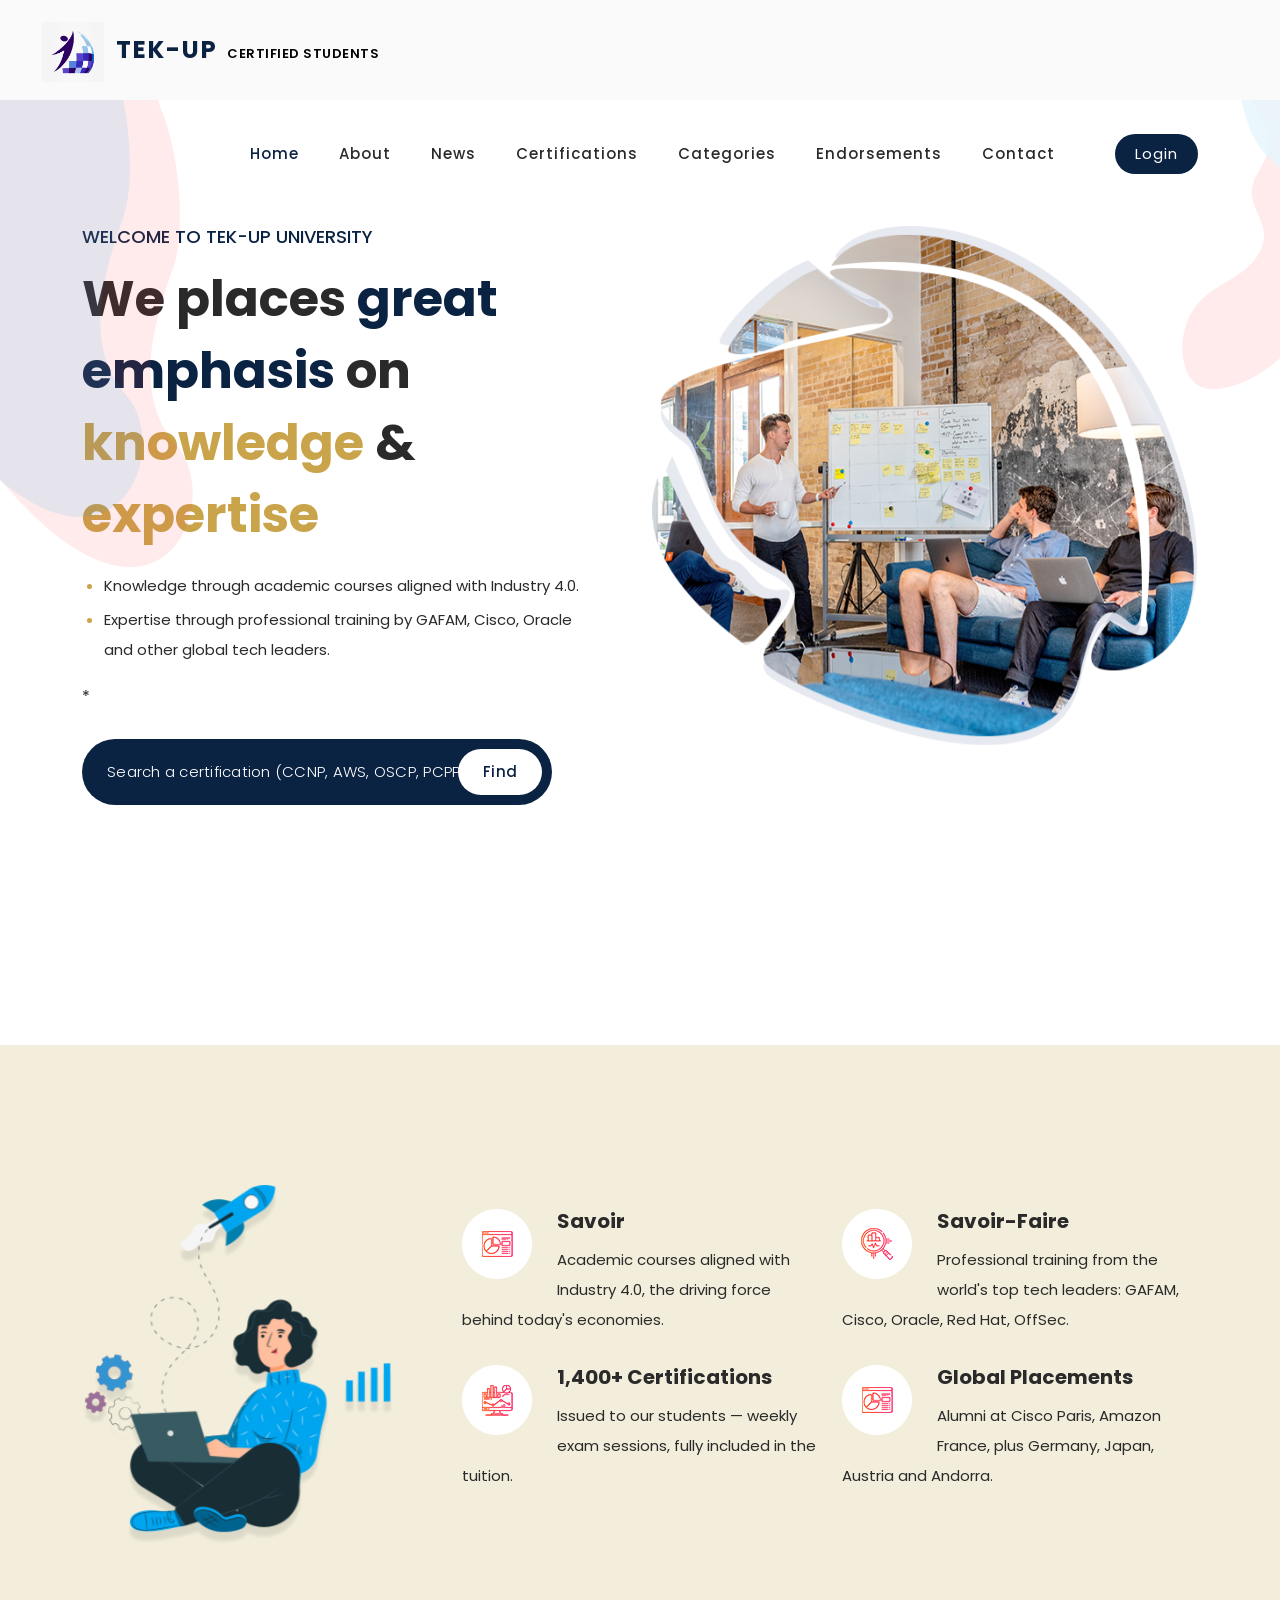
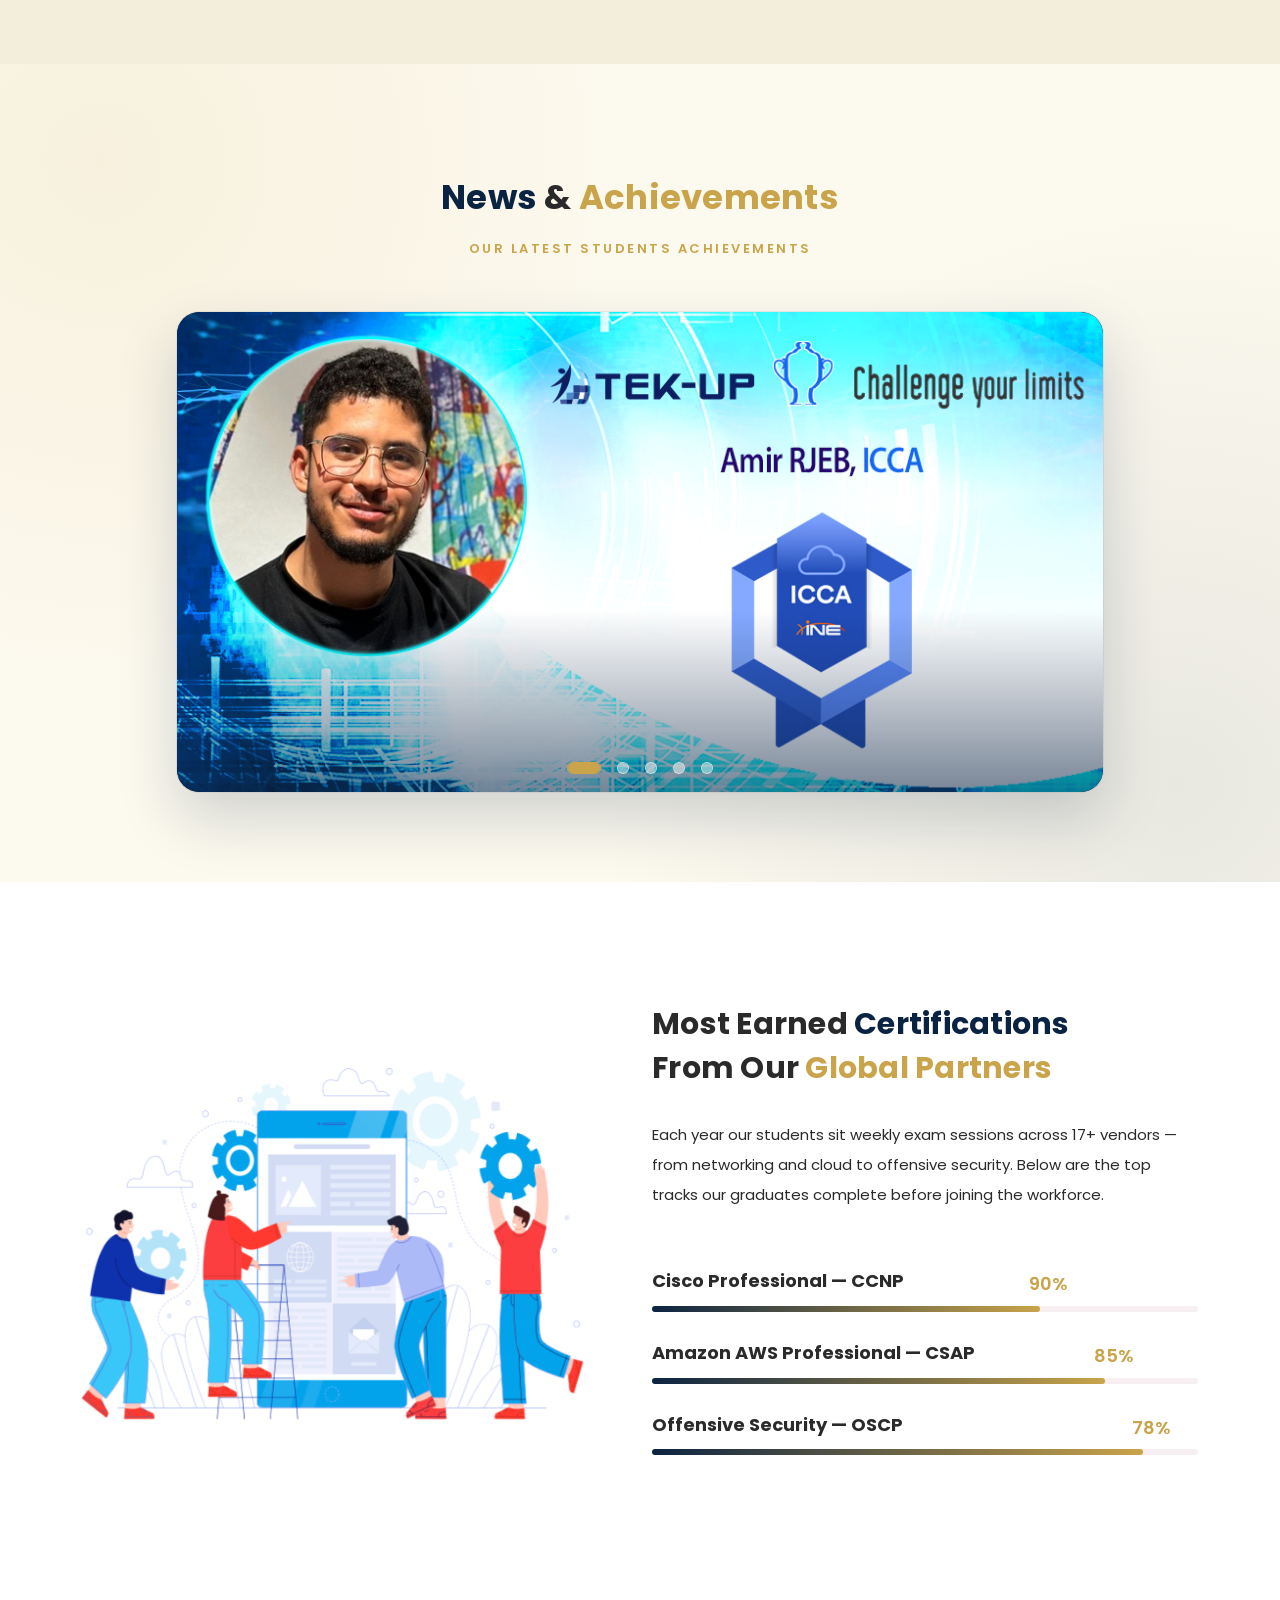
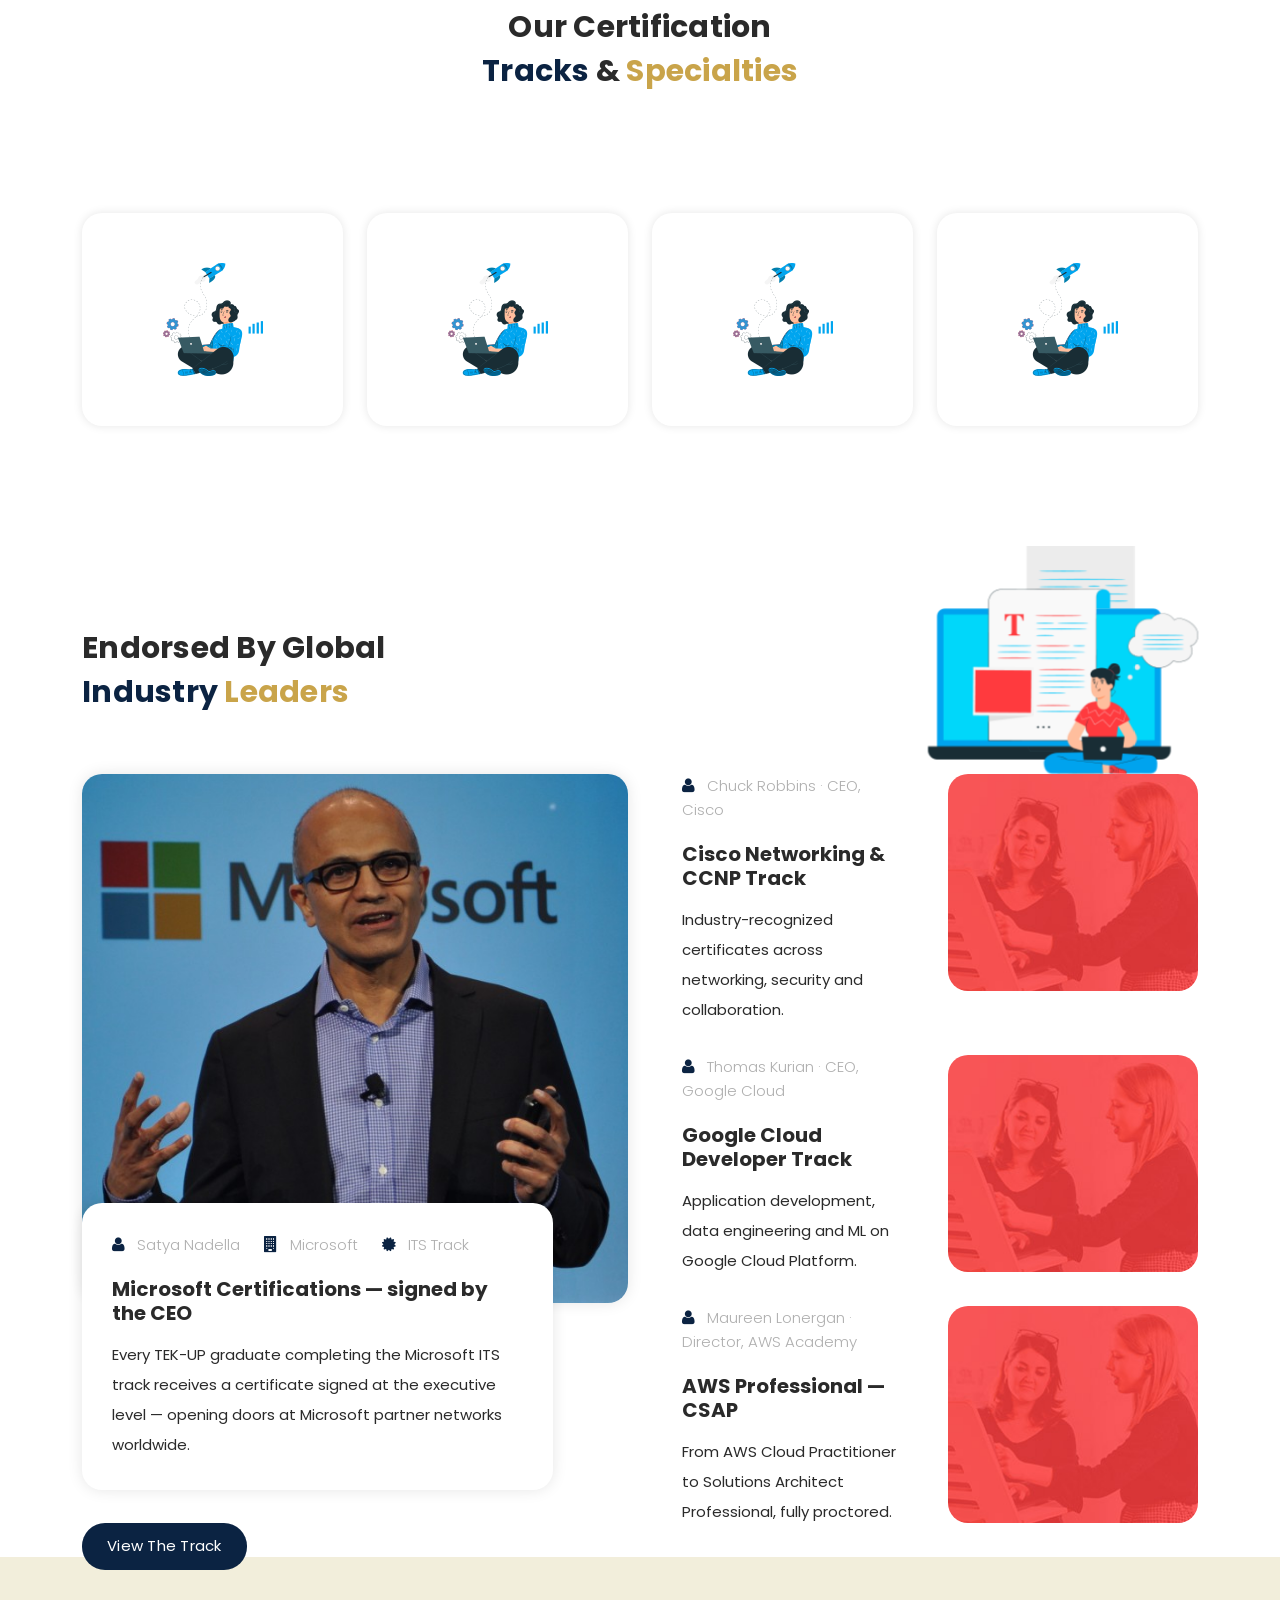
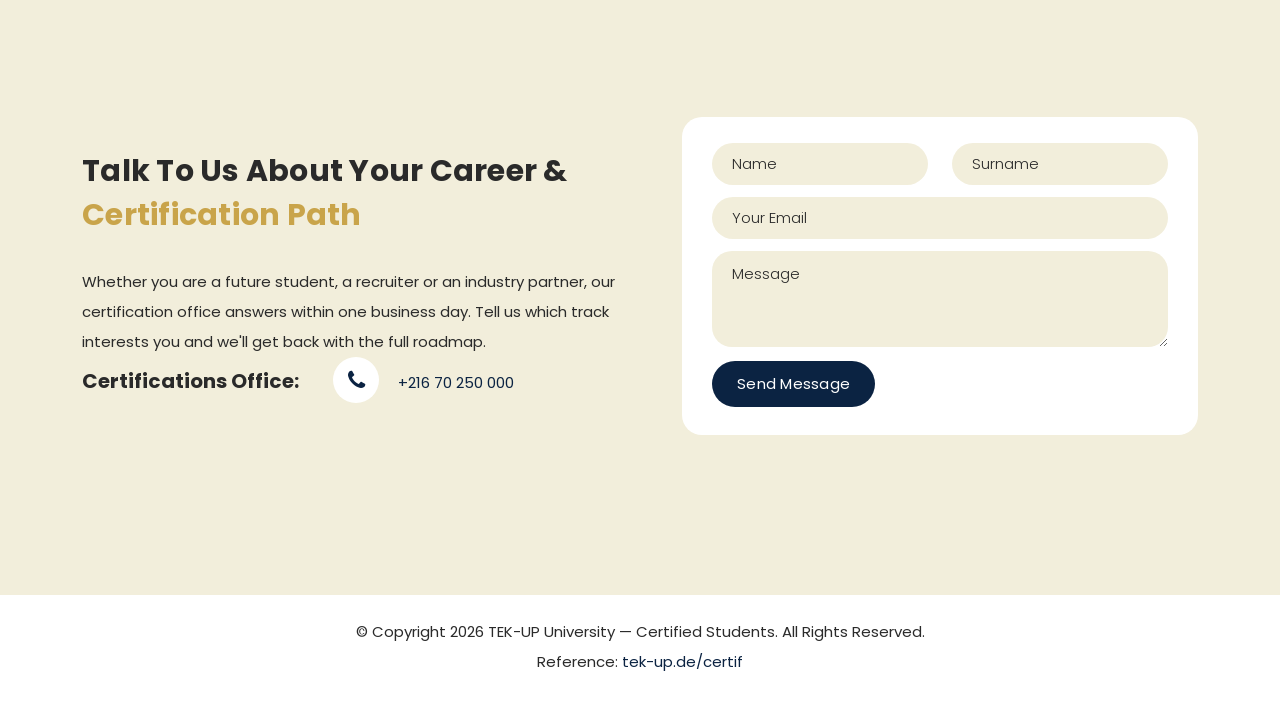
<file: Project/index.html>
<!DOCTYPE html>
<html lang="en">

  <head>

    <meta charset="UTF-8">
    <meta name="viewport" content="width=device-width, initial-scale=1, shrink-to-fit=no">
    <meta name="description" content="">
    <meta name="author" content="">
    <link rel="preconnect" href="https://fonts.gstatic.com">
    <link href="https://fonts.googleapis.com/css2?family=Poppins:wght@100;200;300;400;500;600;700;800;900&display=swap" rel="stylesheet">

    <title>Space Dynamic - SEO HTML5 Template</title>

    <!-- Bootstrap core CSS -->
    <link href="vendor/bootstrap/css/bootstrap.min.css" rel="stylesheet">

    <!-- Additional CSS Files -->
    <link rel="stylesheet" href="assets/css/fontawesome.css">
    <link rel="stylesheet" href="assets/css/templatemo-space-dynamic.css">
    <link rel="stylesheet" href="assets/css/animated.css">
    <link rel="stylesheet" href="assets/css/owl.css">
<!--
    
TemplateMo 562 Space Dynamic

https://templatemo.com/tm-562-space-dynamic

-->
  </head>

<body>

  <!-- ***** Preloader Start ***** -->
  <div id="js-preloader" class="js-preloader">
    <div class="preloader-inner">
      <span class="dot"></span>
      <div class="dots">
        <span></span>
        <span></span>
        <span></span>
      </div>
    </div>
  </div>
  <!-- ***** Preloader End ***** -->

  <!-- ***** Header Area Start ***** -->
  <header class="header-area header-sticky wow slideInDown" data-wow-duration="0.75s" data-wow-delay="0s">
    <div class="container">
      <div class="row">
        <div class="col-12">
          <nav class="main-nav">
            <!-- ***** Logo Start ***** -->
            <a href="index.html" class="logo">
              <img src="assets/images/logo1.png" alt="TEK-UP Certif">
              <h4>TEK-UP<span> Certified Students</span></h4>
            </a>
            <!-- ***** Logo End ***** -->
            <!-- ***** Menu Start ***** -->
            <ul class="nav">
              <li class="scroll-to-section"><a href="#top" class="active">Home</a></li>
              <li class="scroll-to-section"><a href="#about">About</a></li>
              <li class="scroll-to-section"><a href="#news">News</a></li>
              <li class="scroll-to-section"><a href="#services">Certifications</a></li>
              <li class="scroll-to-section"><a href="#portfolio">Categories</a></li>
              <li class="scroll-to-section"><a href="#blog">Endorsements</a></li>
              <li class="scroll-to-section"><a href="#contact">Contact</a></li>
              <li class="scroll-to-section"><div class="main-red-button"><a href="#contact">Login</a></div></li>
            </ul>
            <a class='menu-trigger'>
                <span>Menu</span>
            </a>
            <!-- ***** Menu End ***** -->
          </nav>
        </div>
      </div>
    </div>
  </header>
  <!-- ***** Header Area End ***** -->

  <div class="main-banner wow fadeIn" id="top" data-wow-duration="1s" data-wow-delay="0.5s">
    <div class="container">
      <div class="row">
        <div class="col-lg-12">
          <div class="row">
            <div class="col-lg-6 align-self-center">
              <div class="left-content header-text wow fadeInLeft" data-wow-duration="1s" data-wow-delay="1s">
                <h6>Welcome to TEK-UP University</h6>
                <h2>We places  <em>great emphasis </em> on <span>knowledge</span> &amp; <span>expertise</span> </h2>
                <ul class="pillars">
                  <li>Knowledge through academic courses aligned with Industry 4.0.</li>
                  <li>Expertise through professional training by GAFAM, Cisco, Oracle and other global tech leaders.</li>
                </ul>
*                <form id="search" action="#" method="GET">
                  <fieldset>
                    <input type="text" name="cert" class="email" placeholder="Search a certification (CCNP, AWS, OSCP, PCPP...)" autocomplete="on" required>
                  </fieldset>
                  <fieldset>
                    <button type="submit" class="main-button">Find</button>
                  </fieldset>
                </form>
              </div>
            </div>
            <div class="col-lg-6">
              <div class="right-image wow fadeInRight" data-wow-duration="1s" data-wow-delay="0.5s">
                <img src="assets/images/banner-right-image.png" alt="team meeting">
              </div>
            </div>
          </div>
        </div>
      </div>
    </div>
  </div>

  <div id="about" class="about-us section">
    <div class="container">
      <div class="row">
        <div class="col-lg-4">
          <div class="left-image wow fadeIn" data-wow-duration="1s" data-wow-delay="0.2s">
            <img src="assets/images/about-left-image.png" alt="person graphic">
          </div>
        </div>
        <div class="col-lg-8 align-self-center">
          <div class="services">
            <div class="row">
              <div class="col-lg-6">
                <div class="item wow fadeIn" data-wow-duration="1s" data-wow-delay="0.5s">
                  <div class="icon">
                    <img src="assets/images/service-icon-01.png" alt="academic knowledge">
                  </div>
                  <div class="right-text">
                    <h4>Savoir</h4>
                    <p>Academic courses aligned with Industry 4.0, the driving force behind today's economies.</p>
                  </div>
                </div>
              </div>
              <div class="col-lg-6">
                <div class="item wow fadeIn" data-wow-duration="1s" data-wow-delay="0.7s">
                  <div class="icon">
                    <img src="assets/images/service-icon-02.png" alt="professional certifications">
                  </div>
                  <div class="right-text">
                    <h4>Savoir-Faire</h4>
                    <p>Professional training from the world's top tech leaders: GAFAM, Cisco, Oracle, Red Hat, OffSec.</p>
                  </div>
                </div>
              </div>
              <div class="col-lg-6">
                <div class="item wow fadeIn" data-wow-duration="1s" data-wow-delay="0.9s">
                  <div class="icon">
                    <img src="assets/images/service-icon-03.png" alt="certifications issued">
                  </div>
                  <div class="right-text">
                    <h4>1,400+ Certifications</h4>
                    <p>Issued to our students &mdash; weekly exam sessions, fully included in the tuition.</p>
                  </div>
                </div>
              </div>
              <div class="col-lg-6">
                <div class="item wow fadeIn" data-wow-duration="1s" data-wow-delay="1.1s">
                  <div class="icon">
                    <img src="assets/images/service-icon-04.png" alt="international placements">
                  </div>
                  <div class="right-text">
                    <h4>Global Placements</h4>
                    <p>Alumni at Cisco Paris, Amazon France, plus Germany, Japan, Austria and Andorra.</p>
                  </div>
                </div>
              </div>
            </div>
          </div>
        </div>
      </div>
    </div>
  </div>

  <div id="news" class="our-news section">
    <div class="container">
      <div class="row">
        <div class="col-lg-8 offset-lg-2">
          <div class="section-heading wow bounceIn" data-wow-duration="1s" data-wow-delay="0.2s">
            <h2><em>News</em> &amp; <span>Achievements</span></h2>
            <p>Our latest students achievements</p>
          </div>
        </div>
      </div>
      <div class="row">
        <div class="col-lg-10 offset-lg-1">
          <div id="newsCarousel" class="carousel slide news-carousel wow fadeIn" data-bs-ride="carousel" data-bs-interval="4500" data-wow-duration="1s" data-wow-delay="0.3s">
            <div class="carousel-indicators">
              <button type="button" data-bs-target="#newsCarousel" data-bs-slide-to="0" class="active" aria-current="true" aria-label="Slide 1"></button>
              <button type="button" data-bs-target="#newsCarousel" data-bs-slide-to="1" aria-label="Slide 2"></button>
              <button type="button" data-bs-target="#newsCarousel" data-bs-slide-to="2" aria-label="Slide 3"></button>
              <button type="button" data-bs-target="#newsCarousel" data-bs-slide-to="3" aria-label="Slide 4"></button>
              <button type="button" data-bs-target="#newsCarousel" data-bs-slide-to="4" aria-label="Slide 5"></button>
            </div>
            <div class="carousel-inner">
              <div class="carousel-item active">
                <img src="assets/images/news/696126321_995625282812347_2742271832016498348_n.jpg" class="d-block w-100" alt="TEK-UP student achievement">
              </div>
              <div class="carousel-item">
                <img src="assets/images/news/696881521_995729302801945_3557291500901662285_n.jpg" class="d-block w-100" alt="TEK-UP student achievement">
              </div>
              <div class="carousel-item">
                <img src="assets/images/news/697777723_994993622875513_1659045749949871843_n.jpg" class="d-block w-100" alt="TEK-UP student achievement">
              </div>
              <div class="carousel-item">
                <img src="assets/images/news/699010975_995634766144732_1431707900303520702_n.jpg" class="d-block w-100" alt="TEK-UP student achievement">
              </div>
              <div class="carousel-item">
                <img src="assets/images/news/699650890_995721799469362_1160164391028259687_n.jpg" class="d-block w-100" alt="TEK-UP student achievement">
              </div>
            </div>
            <button class="carousel-control-prev" type="button" data-bs-target="#newsCarousel" data-bs-slide="prev">
              <span class="carousel-control-prev-icon" aria-hidden="true"></span>
              <span class="visually-hidden">Previous</span>
            </button>
            <button class="carousel-control-next" type="button" data-bs-target="#newsCarousel" data-bs-slide="next">
              <span class="carousel-control-next-icon" aria-hidden="true"></span>
              <span class="visually-hidden">Next</span>
            </button>
          </div>
        </div>
      </div>
    </div>
  </div>

  <div id="services" class="our-services section">
    <div class="container">
      <div class="row">
        <div class="col-lg-6 align-self-center  wow fadeInLeft" data-wow-duration="1s" data-wow-delay="0.2s">
          <div class="left-image">
            <img src="assets/images/services-left-image.png" alt="">
          </div>
        </div>
        <div class="col-lg-6 wow fadeInRight" data-wow-duration="1s" data-wow-delay="0.2s">
          <div class="section-heading">
            <h2>Most Earned <em>Certifications</em> from our <span>Global Partners</span></h2>
            <p>Each year our students sit weekly exam sessions across 17+ vendors &mdash; from networking and cloud to offensive security. Below are the top tracks our graduates complete before joining the workforce.</p>
          </div>
          <div class="row">
            <div class="col-lg-12">
              <div class="first-bar progress-skill-bar">
                <h4>Cisco Professional &mdash; CCNP</h4>
                <span>90%</span>
                <div class="filled-bar"></div>
                <div class="full-bar"></div>
              </div>
            </div>
            <div class="col-lg-12">
              <div class="second-bar progress-skill-bar">
                <h4>Amazon AWS Professional &mdash; CSAP</h4>
                <span>85%</span>
                <div class="filled-bar"></div>
                <div class="full-bar"></div>
              </div>
            </div>
            <div class="col-lg-12">
              <div class="third-bar progress-skill-bar">
                <h4>Offensive Security &mdash; OSCP</h4>
                <span>78%</span>
                <div class="filled-bar"></div>
                <div class="full-bar"></div>
              </div>
            </div>
          </div>
        </div>
      </div>
    </div>
  </div>

  <div id="portfolio" class="our-portfolio section">
    <div class="container">
      <div class="row">
        <div class="col-lg-6 offset-lg-3">
          <div class="section-heading  wow bounceIn" data-wow-duration="1s" data-wow-delay="0.2s">
            <h2>Our Certification <em>Tracks</em> &amp; <span>Specialties</span></h2>
          </div>
        </div>
      </div>
      <div class="row">
        <div class="col-lg-3 col-sm-6">
          <a href="#">
            <div class="item wow bounceInUp" data-wow-duration="1s" data-wow-delay="0.3s">
              <div class="hidden-content">
                <h4>Cloud Technologies</h4>
                <p>AWS, Google Cloud, AI/ML, containers, DevOps, SysOps and data engineering.</p>
              </div>
              <div class="showed-content">
                <img src="assets/images/portfolio-image.png" alt="cloud track">
              </div>
            </div>
          </a>
        </div>
        <div class="col-lg-3 col-sm-6">
          <a href="#">
            <div class="item wow bounceInUp" data-wow-duration="1s" data-wow-delay="0.4s">
              <div class="hidden-content">
                <h4>Cybersecurity</h4>
                <p>Offensive (OSCP, Red Team), defensive (Blue Team), network and IT governance.</p>
              </div>
              <div class="showed-content">
                <img src="assets/images/portfolio-image.png" alt="cybersecurity track">
              </div>
            </div>
          </a>
        </div>
        <div class="col-lg-3 col-sm-6">
          <a href="#">
            <div class="item wow bounceInUp" data-wow-duration="1s" data-wow-delay="0.5s">
              <div class="hidden-content">
                <h4>DevOps &amp; Automation</h4>
                <p>Jenkins, Terraform, Kubernetes, CI/CD pipelines and infrastructure as code.</p>
              </div>
              <div class="showed-content">
                <img src="assets/images/portfolio-image.png" alt="devops track">
              </div>
            </div>
          </a>
        </div>
        <div class="col-lg-3 col-sm-6">
          <a href="#">
            <div class="item wow bounceInUp" data-wow-duration="1s" data-wow-delay="0.6s">
              <div class="hidden-content">
                <h4>Networking &amp; Telecom</h4>
                <p>Cisco, Juniper, Huawei, Fortinet, Palo Alto &mdash; from CCNA to expert level.</p>
              </div>
              <div class="showed-content">
                <img src="assets/images/portfolio-image.png" alt="networking track">
              </div>
            </div>
          </a>
        </div>
      </div>
    </div>
  </div>

  <div id="blog" class="our-blog section">
    <div class="container">
      <div class="row">
        <div class="col-lg-6 wow fadeInDown" data-wow-duration="1s" data-wow-delay="0.25s">
          <div class="section-heading">
            <h2>Endorsed by Global <em>Industry</em> <span>Leaders</span></h2>
          </div>
        </div>
        <div class="col-lg-6 wow fadeInDown" data-wow-duration="1s" data-wow-delay="0.25s">
          <div class="top-dec">
            <img src="assets/images/blog-dec.png" alt="">
          </div>
        </div>
      </div>
      <div class="row">
        <div class="col-lg-6 wow fadeInUp" data-wow-duration="1s" data-wow-delay="0.25s">
          <div class="left-image">
            <a href="#"><img src="assets/images/partners/Satya%20NADELLA.jpg" alt="Satya Nadella, CEO Microsoft"></a>
            <div class="info">
              <div class="inner-content">
                <ul>
                  <li><i class="fa fa-user"></i> Satya Nadella</li>
                  <li><i class="fa fa-building"></i> Microsoft</li>
                  <li><i class="fa fa-certificate"></i> ITS Track</li>
                </ul>
                <a href="#"><h4>Microsoft Certifications &mdash; signed by the CEO</h4></a>
                <p>Every TEK-UP graduate completing the Microsoft ITS track receives a certificate signed at the executive level &mdash; opening doors at Microsoft partner networks worldwide.</p>
                <div class="main-blue-button">
                  <a href="#">View the track</a>
                </div>
              </div>
            </div>
          </div>
        </div>
        <div class="col-lg-6 wow fadeInUp" data-wow-duration="1s" data-wow-delay="0.25s">
          <div class="right-list">
            <ul>
              <li>
                <div class="left-content align-self-center">
                  <span><i class="fa fa-user"></i> Chuck Robbins &middot; CEO, Cisco</span>
                  <a href="#"><h4>Cisco Networking &amp; CCNP Track</h4></a>
                  <p>Industry-recognized certificates across networking, security and collaboration.</p>
                </div>
                <div class="right-image">
                  <a href="#"><img src="assets/images/blog-thumb-01.jpg" alt="Cisco"></a>
                </div>
              </li>
              <li>
                <div class="left-content align-self-center">
                  <span><i class="fa fa-user"></i> Thomas Kurian &middot; CEO, Google Cloud</span>
                  <a href="#"><h4>Google Cloud Developer Track</h4></a>
                  <p>Application development, data engineering and ML on Google Cloud Platform.</p>
                </div>
                <div class="right-image">
                  <a href="#"><img src="assets/images/blog-thumb-01.jpg" alt="Google Cloud"></a>
                </div>
              </li>
              <li>
                <div class="left-content align-self-center">
                  <span><i class="fa fa-user"></i> Maureen Lonergan &middot; Director, AWS Academy</span>
                  <a href="#"><h4>AWS Professional &mdash; CSAP</h4></a>
                  <p>From AWS Cloud Practitioner to Solutions Architect Professional, fully proctored.</p>
                </div>
                <div class="right-image">
                  <a href="#"><img src="assets/images/blog-thumb-01.jpg" alt="AWS"></a>
                </div>
              </li>
            </ul>
          </div>
        </div>
      </div>
    </div>
  </div>

  <div id="contact" class="contact-us section">
    <div class="container">
      <div class="row">
        <div class="col-lg-6 align-self-center wow fadeInLeft" data-wow-duration="0.5s" data-wow-delay="0.25s">
          <div class="section-heading">
            <h2>Talk to us about your <em>Career</em> &amp; <span>Certification Path</span></h2>
            <p>Whether you are a future student, a recruiter or an industry partner, our certification office answers within one business day. Tell us which track interests you and we'll get back with the full roadmap.</p>
            <div class="phone-info">
              <h4>Certifications Office: <span><i class="fa fa-phone"></i> <a href="#">+216 70 250 000</a></span></h4>
            </div>
          </div>
        </div>
        <div class="col-lg-6 wow fadeInRight" data-wow-duration="0.5s" data-wow-delay="0.25s">
          <form id="contact" action="" method="post">
            <div class="row">
              <div class="col-lg-6">
                <fieldset>
                  <input type="name" name="name" id="name" placeholder="Name" autocomplete="on" required>
                </fieldset>
              </div>
              <div class="col-lg-6">
                <fieldset>
                  <input type="surname" name="surname" id="surname" placeholder="Surname" autocomplete="on" required>
                </fieldset>
              </div>
              <div class="col-lg-12">
                <fieldset>
                  <input type="text" name="email" id="email" pattern="[^ @]*@[^ @]*" placeholder="Your Email" required="">
                </fieldset>
              </div>
              <div class="col-lg-12">
                <fieldset>
                  <textarea name="message" type="text" class="form-control" id="message" placeholder="Message" required=""></textarea>  
                </fieldset>
              </div>
              <div class="col-lg-12">
                <fieldset>
                  <button type="submit" id="form-submit" class="main-button ">Send Message</button>
                </fieldset>
              </div>
            </div>
            <div class="contact-dec">
              <img src="assets/images/contact-decoration.png" alt="">
            </div>
          </form>
        </div>
      </div>
    </div>
  </div>

  <footer>
    <div class="container">
      <div class="row">
        <div class="col-lg-12 wow fadeIn" data-wow-duration="1s" data-wow-delay="0.25s">
          <p>© Copyright 2026 TEK-UP University &mdash; Certified Students. All Rights Reserved.
          <br>Reference: <a rel="nofollow" href="https://tek-up.de/certif/">tek-up.de/certif</a></p>
        </div>
      </div>
    </div>
  </footer>
  <!-- Scripts -->
  <script src="vendor/jquery/jquery.min.js"></script>
  <script src="vendor/bootstrap/js/bootstrap.bundle.min.js"></script>
  <script src="assets/js/owl-carousel.js"></script>
  <script src="assets/js/animation.js"></script>
  <script src="assets/js/imagesloaded.js"></script>
  <script src="assets/js/templatemo-custom.js"></script>

</body>
</html>
</file>
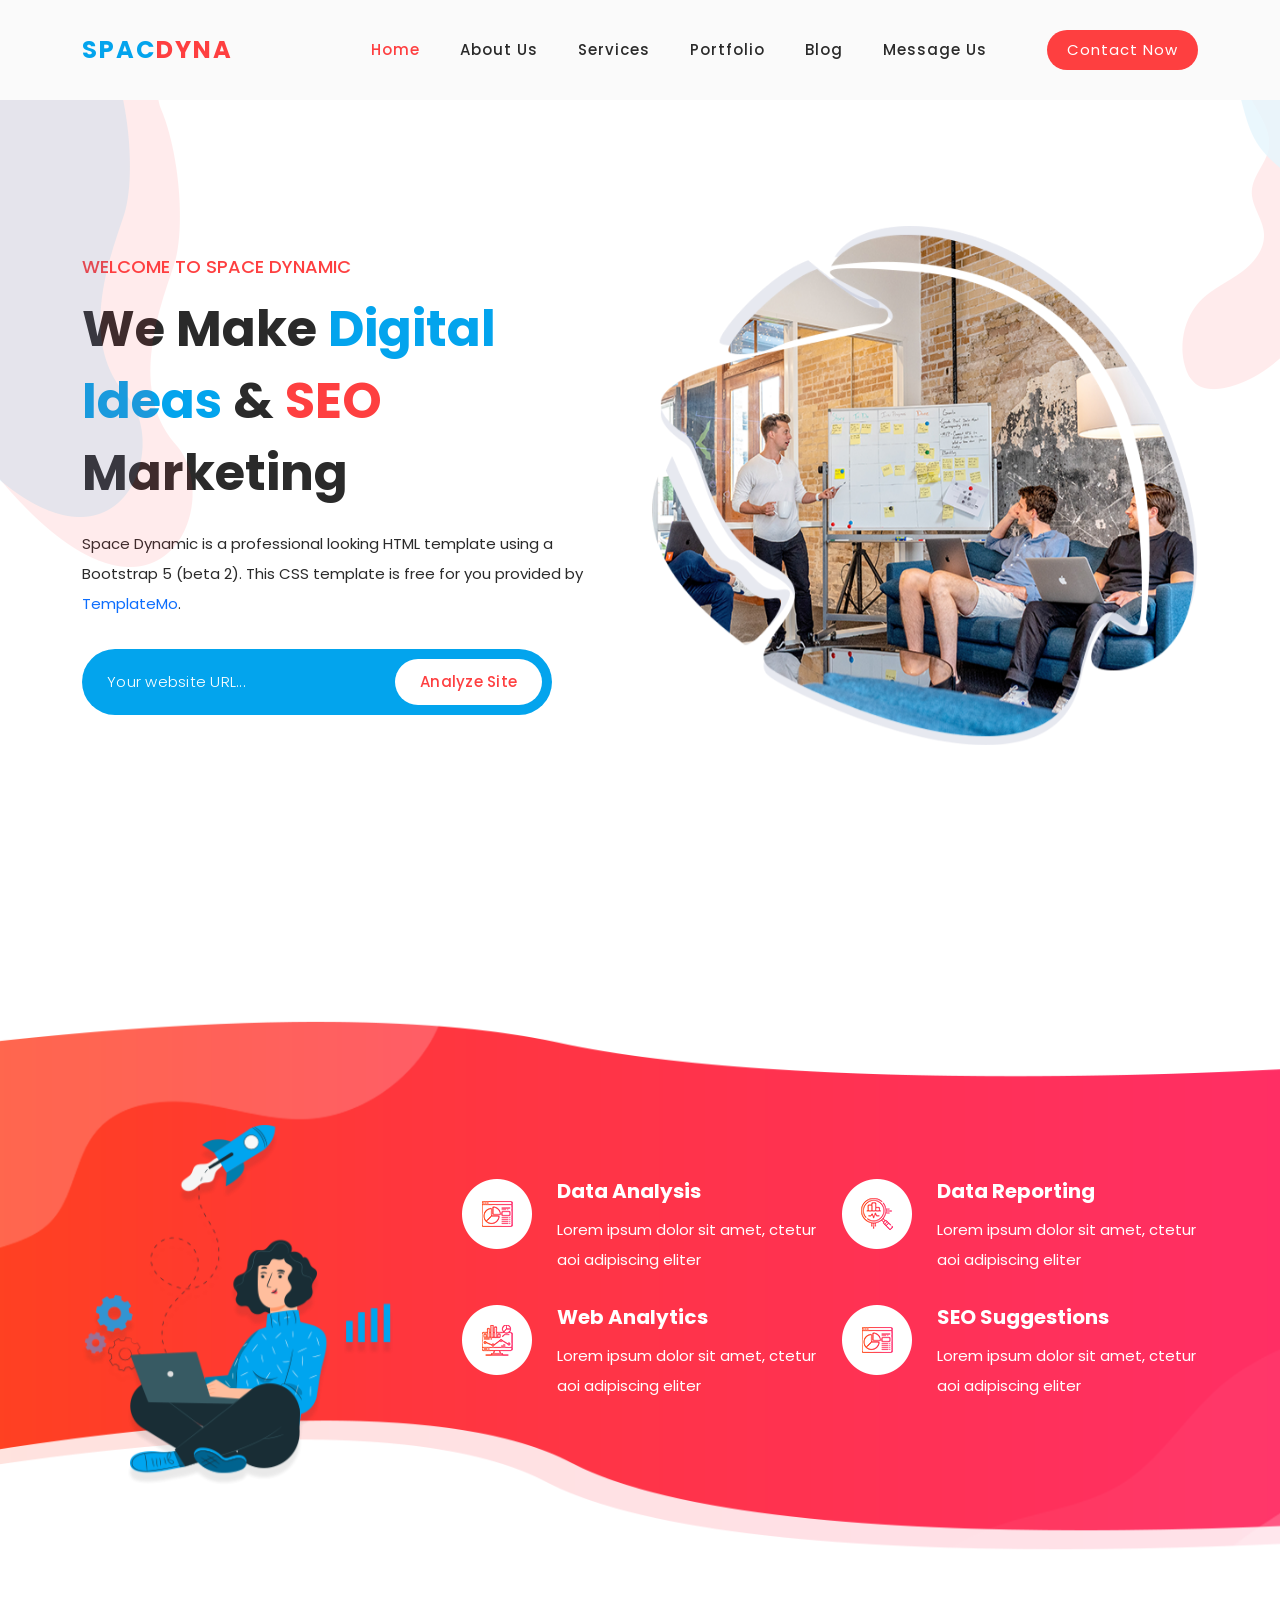
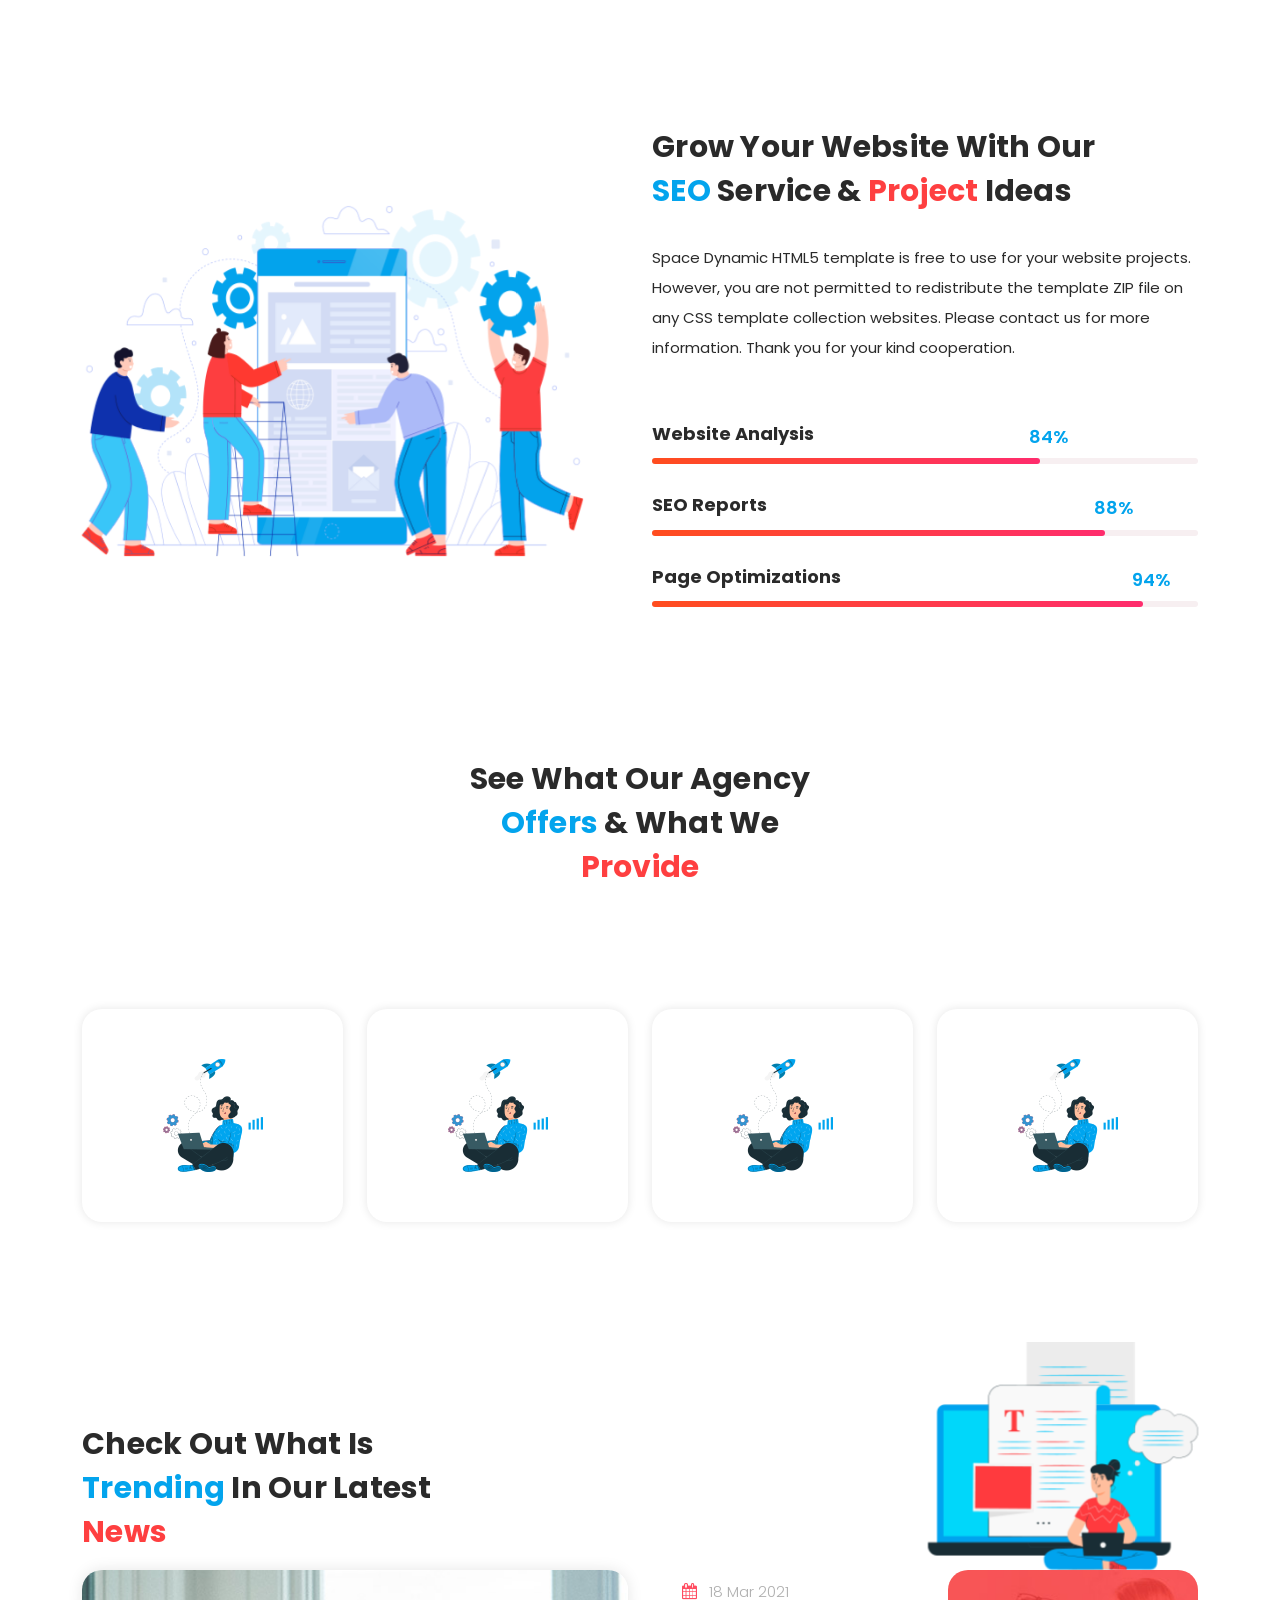
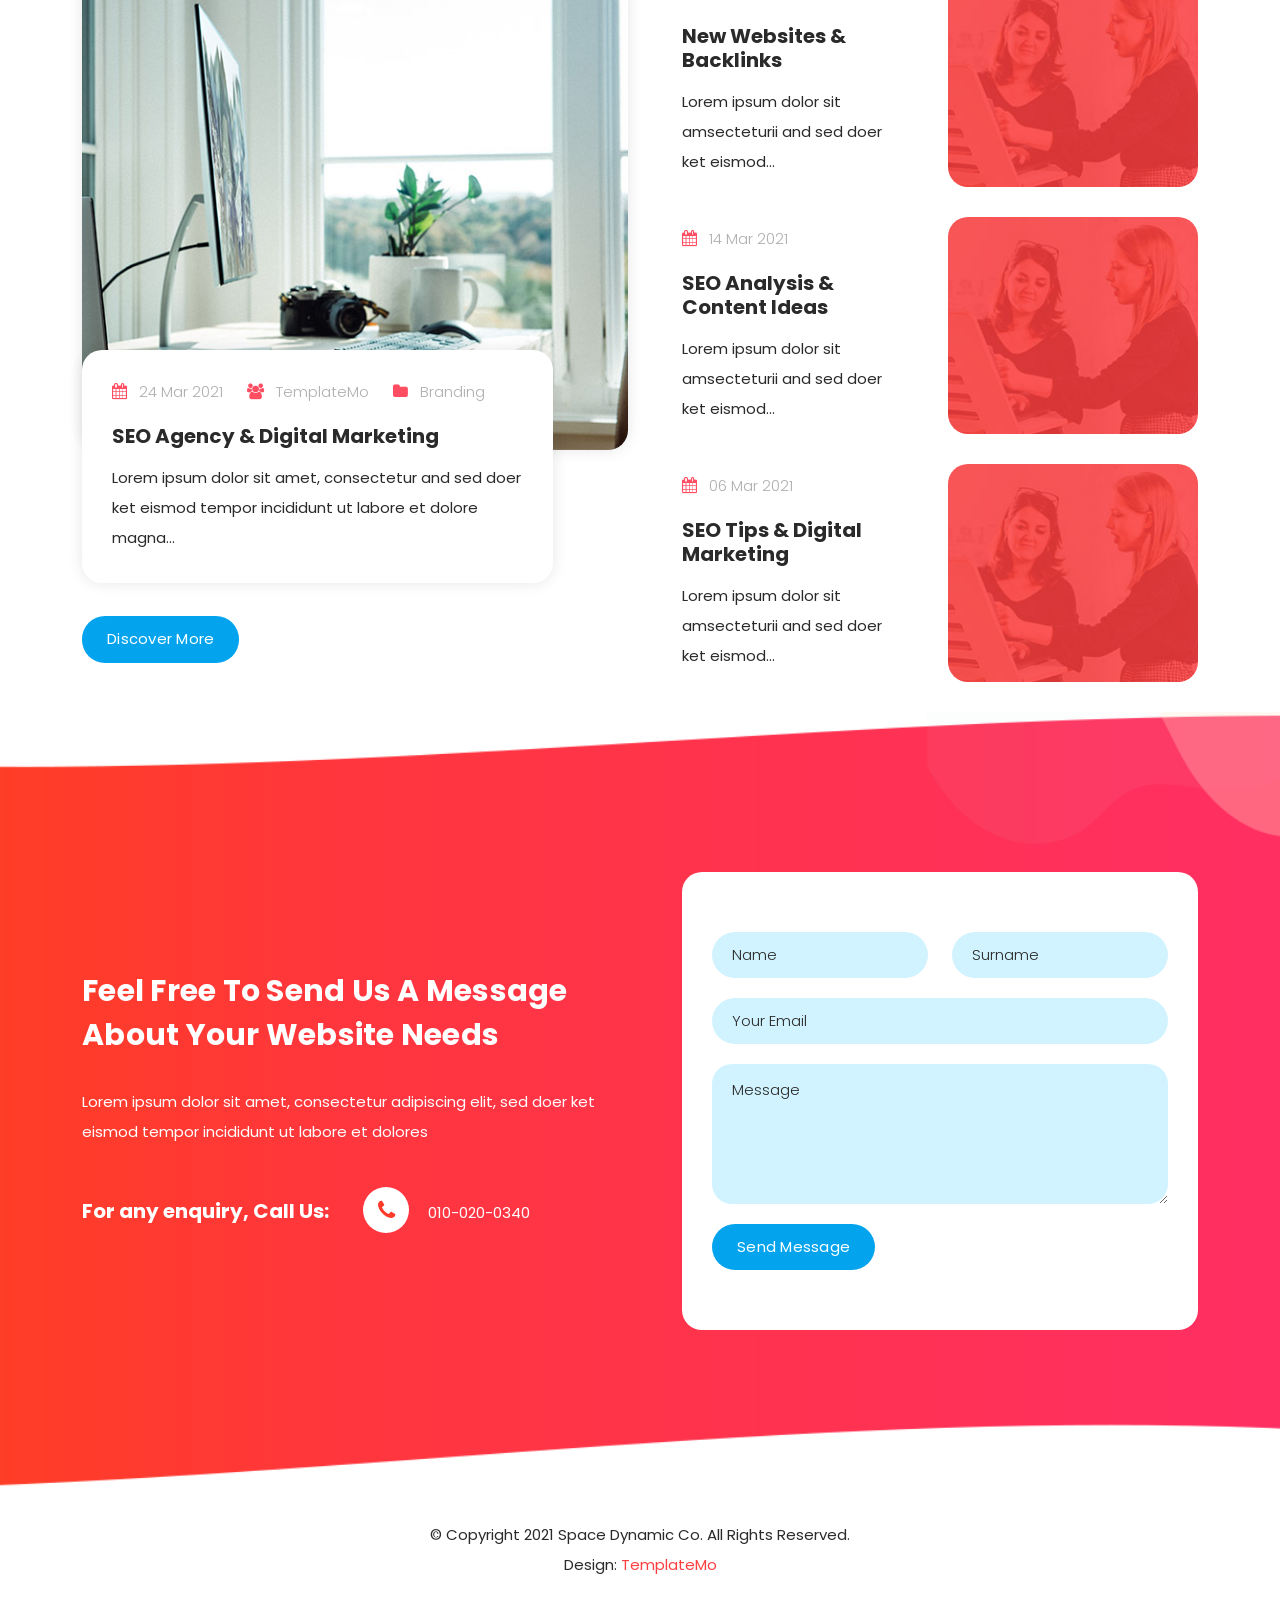
<file: templatemo_562_space_dynamic/index.html>
<!DOCTYPE html>
<html lang="en">

  <head>

    <meta charset="UTF-8">
    <meta name="viewport" content="width=device-width, initial-scale=1, shrink-to-fit=no">
    <meta name="description" content="">
    <meta name="author" content="">
    <link rel="preconnect" href="https://fonts.gstatic.com">
    <link href="https://fonts.googleapis.com/css2?family=Poppins:wght@100;200;300;400;500;600;700;800;900&display=swap" rel="stylesheet">

    <title>Space Dynamic - SEO HTML5 Template</title>

    <!-- Bootstrap core CSS -->
    <link href="vendor/bootstrap/css/bootstrap.min.css" rel="stylesheet">

    <!-- Additional CSS Files -->
    <link rel="stylesheet" href="assets/css/fontawesome.css">
    <link rel="stylesheet" href="assets/css/templatemo-space-dynamic.css">
    <link rel="stylesheet" href="assets/css/animated.css">
    <link rel="stylesheet" href="assets/css/owl.css">
<!--
    
TemplateMo 562 Space Dynamic

https://templatemo.com/tm-562-space-dynamic

-->
  </head>

<body>

  <!-- ***** Preloader Start ***** -->
  <div id="js-preloader" class="js-preloader">
    <div class="preloader-inner">
      <span class="dot"></span>
      <div class="dots">
        <span></span>
        <span></span>
        <span></span>
      </div>
    </div>
  </div>
  <!-- ***** Preloader End ***** -->

  <!-- ***** Header Area Start ***** -->
  <header class="header-area header-sticky wow slideInDown" data-wow-duration="0.75s" data-wow-delay="0s">
    <div class="container">
      <div class="row">
        <div class="col-12">
          <nav class="main-nav">
            <!-- ***** Logo Start ***** -->
            <a href="index.html" class="logo">
              <h4>Spac<span>Dyna</span></h4>
            </a>
            <!-- ***** Logo End ***** -->
            <!-- ***** Menu Start ***** -->
            <ul class="nav">
              <li class="scroll-to-section"><a href="#top" class="active">Home</a></li>
              <li class="scroll-to-section"><a href="#about">About Us</a></li>
              <li class="scroll-to-section"><a href="#services">Services</a></li>
              <li class="scroll-to-section"><a href="#portfolio">Portfolio</a></li>
              <li class="scroll-to-section"><a href="#blog">Blog</a></li> 
              <li class="scroll-to-section"><a href="#contact">Message Us</a></li> 
              <li class="scroll-to-section"><div class="main-red-button"><a href="#contact">Contact Now</a></div></li> 
            </ul>        
            <a class='menu-trigger'>
                <span>Menu</span>
            </a>
            <!-- ***** Menu End ***** -->
          </nav>
        </div>
      </div>
    </div>
  </header>
  <!-- ***** Header Area End ***** -->

  <div class="main-banner wow fadeIn" id="top" data-wow-duration="1s" data-wow-delay="0.5s">
    <div class="container">
      <div class="row">
        <div class="col-lg-12">
          <div class="row">
            <div class="col-lg-6 align-self-center">
              <div class="left-content header-text wow fadeInLeft" data-wow-duration="1s" data-wow-delay="1s">
                <h6>Welcome to Space Dynamic</h6>
                <h2>We Make <em>Digital Ideas</em> &amp; <span>SEO</span> Marketing</h2>
                <p>Space Dynamic is a professional looking HTML template using a Bootstrap 5 (beta 2). This CSS template is free for you provided by <a rel="nofollow" href="https://templatemo.com/page/1" target="_parent">TemplateMo</a>.</p>
                <form id="search" action="#" method="GET">
                  <fieldset>
                    <input type="address" name="address" class="email" placeholder="Your website URL..." autocomplete="on" required>
                  </fieldset>
                  <fieldset>
                    <button type="submit" class="main-button">Analyze Site</button>
                  </fieldset>
                </form>
              </div>
            </div>
            <div class="col-lg-6">
              <div class="right-image wow fadeInRight" data-wow-duration="1s" data-wow-delay="0.5s">
                <img src="assets/images/banner-right-image.png" alt="team meeting">
              </div>
            </div>
          </div>
        </div>
      </div>
    </div>
  </div>

  <div id="about" class="about-us section">
    <div class="container">
      <div class="row">
        <div class="col-lg-4">
          <div class="left-image wow fadeIn" data-wow-duration="1s" data-wow-delay="0.2s">
            <img src="assets/images/about-left-image.png" alt="person graphic">
          </div>
        </div>
        <div class="col-lg-8 align-self-center">
          <div class="services">
            <div class="row">
              <div class="col-lg-6">
                <div class="item wow fadeIn" data-wow-duration="1s" data-wow-delay="0.5s">
                  <div class="icon">
                    <img src="assets/images/service-icon-01.png" alt="reporting">
                  </div>
                  <div class="right-text">
                    <h4>Data Analysis</h4>
                    <p>Lorem ipsum dolor sit amet, ctetur aoi adipiscing eliter</p>
                  </div>
                </div>
              </div>
              <div class="col-lg-6">
                <div class="item wow fadeIn" data-wow-duration="1s" data-wow-delay="0.7s">
                  <div class="icon">
                    <img src="assets/images/service-icon-02.png" alt="">
                  </div>
                  <div class="right-text">
                    <h4>Data Reporting</h4>
                    <p>Lorem ipsum dolor sit amet, ctetur aoi adipiscing eliter</p>
                  </div>
                </div>
              </div>
              <div class="col-lg-6">
                <div class="item wow fadeIn" data-wow-duration="1s" data-wow-delay="0.9s">
                  <div class="icon">
                    <img src="assets/images/service-icon-03.png" alt="">
                  </div>
                  <div class="right-text">
                    <h4>Web Analytics</h4>
                    <p>Lorem ipsum dolor sit amet, ctetur aoi adipiscing eliter</p>
                  </div>
                </div>
              </div>
              <div class="col-lg-6">
                <div class="item wow fadeIn" data-wow-duration="1s" data-wow-delay="1.1s">
                  <div class="icon">
                    <img src="assets/images/service-icon-04.png" alt="">
                  </div>
                  <div class="right-text">
                    <h4>SEO Suggestions</h4>
                    <p>Lorem ipsum dolor sit amet, ctetur aoi adipiscing eliter</p>
                  </div>
                </div>
              </div>
            </div>
          </div>
        </div>
      </div>
    </div>
  </div>

  <div id="services" class="our-services section">
    <div class="container">
      <div class="row">
        <div class="col-lg-6 align-self-center  wow fadeInLeft" data-wow-duration="1s" data-wow-delay="0.2s">
          <div class="left-image">
            <img src="assets/images/services-left-image.png" alt="">
          </div>
        </div>
        <div class="col-lg-6 wow fadeInRight" data-wow-duration="1s" data-wow-delay="0.2s">
          <div class="section-heading">
            <h2>Grow your website with our <em>SEO</em> service &amp; <span>Project</span> Ideas</h2>
            <p>Space Dynamic HTML5 template is free to use for your website projects. However, you are not permitted to redistribute the template ZIP file on any CSS template collection websites. Please contact us for more information. Thank you for your kind cooperation.</p>
          </div>
          <div class="row">
            <div class="col-lg-12">
              <div class="first-bar progress-skill-bar">
                <h4>Website Analysis</h4>
                <span>84%</span>
                <div class="filled-bar"></div>
                <div class="full-bar"></div>
              </div>
            </div>
            <div class="col-lg-12">
              <div class="second-bar progress-skill-bar">
                <h4>SEO Reports</h4>
                <span>88%</span>
                <div class="filled-bar"></div>
                <div class="full-bar"></div>
              </div>
            </div>
            <div class="col-lg-12">
              <div class="third-bar progress-skill-bar">
                <h4>Page Optimizations</h4>
                <span>94%</span>
                <div class="filled-bar"></div>
                <div class="full-bar"></div>
              </div>
            </div>
          </div>
        </div>
      </div>
    </div>
  </div>

  <div id="portfolio" class="our-portfolio section">
    <div class="container">
      <div class="row">
        <div class="col-lg-6 offset-lg-3">
          <div class="section-heading  wow bounceIn" data-wow-duration="1s" data-wow-delay="0.2s">
            <h2>See What Our Agency <em>Offers</em> &amp; What We <span>Provide</span></h2>
          </div>
        </div>
      </div>
      <div class="row">
        <div class="col-lg-3 col-sm-6">
          <a href="#">
            <div class="item wow bounceInUp" data-wow-duration="1s" data-wow-delay="0.3s">
              <div class="hidden-content">
                <h4>SEO Analysis</h4>
                <p>Lorem ipsum dolor sit ameti ctetur aoi adipiscing eto.</p>
              </div>
              <div class="showed-content">
                <img src="assets/images/portfolio-image.png" alt="">
              </div>
            </div>
          </a>
        </div>
        <div class="col-lg-3 col-sm-6">
          <a href="#">
            <div class="item wow bounceInUp" data-wow-duration="1s" data-wow-delay="0.4s">
              <div class="hidden-content">
                <h4>Website Reporting</h4>
                <p>Lorem ipsum dolor sit ameti ctetur aoi adipiscing eto.</p>
              </div>
              <div class="showed-content">
                <img src="assets/images/portfolio-image.png" alt="">
              </div>
            </div>
          </a>
        </div>
        <div class="col-lg-3 col-sm-6">
          <a href="#">
            <div class="item wow bounceInUp" data-wow-duration="1s" data-wow-delay="0.5s">
              <div class="hidden-content">
                <h4>Performance Tests</h4>
                <p>Lorem ipsum dolor sit ameti ctetur aoi adipiscing eto.</p>
              </div>
              <div class="showed-content">
                <img src="assets/images/portfolio-image.png" alt="">
              </div>
            </div>
          </a>
        </div>
        <div class="col-lg-3 col-sm-6">
          <a href="#">
            <div class="item wow bounceInUp" data-wow-duration="1s" data-wow-delay="0.6s">
              <div class="hidden-content">
                <h4>Data Analysis</h4>
                <p>Lorem ipsum dolor sit ameti ctetur aoi adipiscing eto.</p>
              </div>
              <div class="showed-content">
                <img src="assets/images/portfolio-image.png" alt="">
              </div>
            </div>
          </a>
        </div>
      </div>
    </div>
  </div>

  <div id="blog" class="our-blog section">
    <div class="container">
      <div class="row">
        <div class="col-lg-6 wow fadeInDown" data-wow-duration="1s" data-wow-delay="0.25s">
          <div class="section-heading">
            <h2>Check Out What Is <em>Trending</em> In Our Latest <span>News</span></h2>
          </div>
        </div>
        <div class="col-lg-6 wow fadeInDown" data-wow-duration="1s" data-wow-delay="0.25s">
          <div class="top-dec">
            <img src="assets/images/blog-dec.png" alt="">
          </div>
        </div>
      </div>
      <div class="row">
        <div class="col-lg-6 wow fadeInUp" data-wow-duration="1s" data-wow-delay="0.25s">
          <div class="left-image">
            <a href="#"><img src="assets/images/big-blog-thumb.jpg" alt="Workspace Desktop"></a>
            <div class="info">
              <div class="inner-content">
                <ul>
                  <li><i class="fa fa-calendar"></i> 24 Mar 2021</li>
                  <li><i class="fa fa-users"></i> TemplateMo</li>
                  <li><i class="fa fa-folder"></i> Branding</li>
                </ul>
                <a href="#"><h4>SEO Agency &amp; Digital Marketing</h4></a>
                <p>Lorem ipsum dolor sit amet, consectetur and sed doer ket eismod tempor incididunt ut labore et dolore magna...</p>
                <div class="main-blue-button">
                  <a href="#">Discover More</a>
                </div>
              </div>
            </div>
          </div>
        </div>
        <div class="col-lg-6 wow fadeInUp" data-wow-duration="1s" data-wow-delay="0.25s">
          <div class="right-list">
            <ul>
              <li>
                <div class="left-content align-self-center">
                  <span><i class="fa fa-calendar"></i> 18 Mar 2021</span>
                  <a href="#"><h4>New Websites &amp; Backlinks</h4></a>
                  <p>Lorem ipsum dolor sit amsecteturii and sed doer ket eismod...</p>
                </div>
                <div class="right-image">
                  <a href="#"><img src="assets/images/blog-thumb-01.jpg" alt=""></a>
                </div>
              </li>
              <li>
                <div class="left-content align-self-center">
                  <span><i class="fa fa-calendar"></i> 14 Mar 2021</span>
                  <a href="#"><h4>SEO Analysis &amp; Content Ideas</h4></a>
                  <p>Lorem ipsum dolor sit amsecteturii and sed doer ket eismod...</p>
                </div>
                <div class="right-image">
                  <a href="#"><img src="assets/images/blog-thumb-01.jpg" alt=""></a>
                </div>
              </li>
              <li>
                <div class="left-content align-self-center">
                  <span><i class="fa fa-calendar"></i> 06 Mar 2021</span>
                  <a href="#"><h4>SEO Tips &amp; Digital Marketing</h4></a>
                  <p>Lorem ipsum dolor sit amsecteturii and sed doer ket eismod...</p>
                </div>
                <div class="right-image">
                  <a href="#"><img src="assets/images/blog-thumb-01.jpg" alt=""></a>
                </div>
              </li>
            </ul>
          </div>
        </div>
      </div>
    </div>
  </div>

  <div id="contact" class="contact-us section">
    <div class="container">
      <div class="row">
        <div class="col-lg-6 align-self-center wow fadeInLeft" data-wow-duration="0.5s" data-wow-delay="0.25s">
          <div class="section-heading">
            <h2>Feel Free To Send Us a Message About Your Website Needs</h2>
            <p>Lorem ipsum dolor sit amet, consectetur adipiscing elit, sed doer ket eismod tempor incididunt ut labore et dolores</p>
            <div class="phone-info">
              <h4>For any enquiry, Call Us: <span><i class="fa fa-phone"></i> <a href="#">010-020-0340</a></span></h4>
            </div>
          </div>
        </div>
        <div class="col-lg-6 wow fadeInRight" data-wow-duration="0.5s" data-wow-delay="0.25s">
          <form id="contact" action="" method="post">
            <div class="row">
              <div class="col-lg-6">
                <fieldset>
                  <input type="name" name="name" id="name" placeholder="Name" autocomplete="on" required>
                </fieldset>
              </div>
              <div class="col-lg-6">
                <fieldset>
                  <input type="surname" name="surname" id="surname" placeholder="Surname" autocomplete="on" required>
                </fieldset>
              </div>
              <div class="col-lg-12">
                <fieldset>
                  <input type="text" name="email" id="email" pattern="[^ @]*@[^ @]*" placeholder="Your Email" required="">
                </fieldset>
              </div>
              <div class="col-lg-12">
                <fieldset>
                  <textarea name="message" type="text" class="form-control" id="message" placeholder="Message" required=""></textarea>  
                </fieldset>
              </div>
              <div class="col-lg-12">
                <fieldset>
                  <button type="submit" id="form-submit" class="main-button ">Send Message</button>
                </fieldset>
              </div>
            </div>
            <div class="contact-dec">
              <img src="assets/images/contact-decoration.png" alt="">
            </div>
          </form>
        </div>
      </div>
    </div>
  </div>

  <footer>
    <div class="container">
      <div class="row">
        <div class="col-lg-12 wow fadeIn" data-wow-duration="1s" data-wow-delay="0.25s">
          <p>© Copyright 2021 Space Dynamic Co. All Rights Reserved. 
          
          <br>Design: <a rel="nofollow" href="https://templatemo.com">TemplateMo</a></p>
        </div>
      </div>
    </div>
  </footer>
  <!-- Scripts -->
  <script src="vendor/jquery/jquery.min.js"></script>
  <script src="vendor/bootstrap/js/bootstrap.bundle.min.js"></script>
  <script src="assets/js/owl-carousel.js"></script>
  <script src="assets/js/animation.js"></script>
  <script src="assets/js/imagesloaded.js"></script>
  <script src="assets/js/templatemo-custom.js"></script>

</body>
</html>
</file>
<file: Project/assets/css/templatemo-space-dynamic.css>
/* 

TemplateMo 562 Space Dynamic

https://templatemo.com/tm-562-space-dynamic

*/

/* ---------------------------------------------
Table of contents
------------------------------------------------
01. font & reset css
02. reset
03. global styles
04. header
05. banner
06. features
07. testimonials
08. contact
09. footer
10. preloader
11. search
12. portfolio

--------------------------------------------- */
/* 
---------------------------------------------
font & reset css
--------------------------------------------- 
*/
@import url('https://fonts.googleapis.com/css2?family=Poppins:wght@100;200;300;400;500;600;700;800;900&display=swap');
/* 
---------------------------------------------
reset
--------------------------------------------- 
*/
html, body, div, span, applet, object, iframe, h1, h2, h3, h4, h5, h6, p, blockquote, div
pre, a, abbr, acronym, address, big, cite, code, del, dfn, em, font, img, ins, kbd, q,
s, samp, small, strike, strong, sub, sup, tt, var, b, u, i, center, dl, dt, dd, ol, ul, li,
figure, header, nav, section, article, aside, footer, figcaption {
  margin: 0;
  padding: 0;
  border: 0;
  outline: 0;
}

/* clear fix */
.grid:after {
  content: '';
  display: block;
  clear: both;
}

/* ---- .grid-item ---- */

.grid-sizer,
.grid-item {
  width: 50%;
}

.grid-item {
  float: left;
}

.grid-item img {
  display: block;
  max-width: 100%;
}

.clearfix:after {
  content: ".";
  display: block;
  clear: both;
  visibility: hidden;
  line-height: 0;
  height: 0;
}

.clearfix {
  display: inline-block;
}

html[xmlns] .clearfix {
  display: block;
}

* html .clearfix {
  height: 1%;
}

ul, li {
  padding: 0;
  margin: 0;
  list-style: none;
}

header, nav, section, article, aside, footer, hgroup {
  display: block;
}

* {
  box-sizing: border-box;
}

html, body {
  font-family: 'Poppins', sans-serif;
  font-weight: 400;
  background-color: #fff;
  -ms-text-size-adjust: 100%;
  -webkit-font-smoothing: antialiased;
  -moz-osx-font-smoothing: grayscale;
}

a {
  text-decoration: none !important;
}

h1, h2, h3, h4, h5, h6 {
  margin-top: 0px;
  margin-bottom: 0px;
}

ul {
  margin-bottom: 0px;
}

p {
  font-size: 15px;
  line-height: 30px;
  color: #2a2a2a;
}

img {
  width: 100%;
  overflow: hidden;
}

/* 
---------------------------------------------
global styles
--------------------------------------------- 
*/
html,
body {
  background: #fff;
  font-family: 'Poppins', sans-serif;
}

::selection {
  background: #0b2342;
  color: #fff;
}

::-moz-selection {
  background: #0b2342;
  color: #fff;
}

@media (max-width: 991px) {
  html, body {
    overflow-x: hidden;
  }
  .mobile-top-fix {
    margin-top: 30px;
    margin-bottom: 0px;
  }
  .mobile-bottom-fix {
    margin-bottom: 30px;
  }
  .mobile-bottom-fix-big {
    margin-bottom: 60px;
  }
}

.page-section {
  margin-top: 120px;
}

.section-heading h2 {
  font-size: 30px;
  text-transform: capitalize;
  color: #2a2a2a;
  font-weight: 700;
  letter-spacing: 0.25px;
  position: relative;
  z-index: 2;
  line-height: 44px;
}

.section-heading h2 em {
  font-style: normal;
  color: #0b2342;
}

.section-heading h2 span {
  color: #c9a44a;
}

.main-blue-button a {
  display: inline-block;
  background-color: #0b2342;
  font-size: 15px;
  font-weight: 400;
  color: #fff;
  text-transform: capitalize;
  padding: 12px 25px;
  border-radius: 23px;
  letter-spacing: 0.25px;
}

.main-red-button a {
  display: inline-block;
  background-color: #0b2342;
  font-size: 15px;
  font-weight: 400;
  color: #fff;
  text-transform: capitalize;
  padding: 12px 25px;
  border-radius: 23px;
  letter-spacing: 0.25px;
}

.main-white-button a {
  display: inline-block;
  background-color: #fff;
  font-size: 15px;
  font-weight: 400;
  color: #0b2342;
  text-transform: capitalize;
  padding: 12px 25px;
  border-radius: 23px;
  letter-spacing: 0.25px;
}

/* 
---------------------------------------------
header
--------------------------------------------- 
*/

.background-header {
  background-color: #fff!important;
  height: 80px!important;
  position: fixed!important;
  top: 0px;
  left: 0px;
  right: 0px;
  box-shadow: 0px 0px 10px rgba(0,0,0,0.15)!important;
}

.background-header .logo,
.background-header .main-nav .nav li a {
  color: #1e1e1e!important;
}

.background-header .main-nav .nav li:hover a {
  color: #0b2342!important;
}

.background-header .nav li a.active {
  color: #0b2342!important;
}

.header-area {
  background-color: #fafafa;
  position: absolute;
  top: 0px;
  left: 0px;
  right: 0px;
  z-index: 100;
  height: 100px;
  -webkit-transition: all .5s ease 0s;
  -moz-transition: all .5s ease 0s;
  -o-transition: all .5s ease 0s;
  transition: all .5s ease 0s;
}

.header-area .main-nav {
  min-height: 80px;
  background: transparent;
}

.header-area .main-nav .logo {
  line-height: 100px;
  color: #fff;
  font-size: 24px;
  font-weight: 700;
  text-transform: uppercase;
  letter-spacing: 2px;
  float: left;
  display: flex;
  align-items: center;
  gap: 12px;
  margin-left: -40px;
  -webkit-transition: all 0.3s ease 0s;
  -moz-transition: all 0.3s ease 0s;
  -o-transition: all 0.3s ease 0s;
  transition: all 0.3s ease 0s;
}

.header-area .main-nav .logo h4 {
    font-size: 24px;
    font-weight: 700;
    text-transform: uppercase;
    color: #0b2342;
    line-height: 100px;
    float: left;
    -webkit-transition: all 0.3s ease 0s;
    -moz-transition: all 0.3s ease 0s;
    -o-transition: all 0.3s ease 0s;
    transition: all 0.3s ease 0s;
}

.header-area .main-nav .logo img {
    display: block;
    max-height: 60px;
    width: auto;
    margin: 0;
    transition: all 0.3s ease 0s;
}

.background-header .main-nav .logo img {
    max-height: 50px;
}

.logo h4 span {
  color: #000;
  font-size: 13px;
  font-weight: 600;
  letter-spacing: 0.5px;
  margin-left: 6px;
}

.background-header .main-nav .logo h4 {
  line-height: 80px;
}

.background-header .main-nav .nav {
  margin-top: 20px !important;
}

.header-area .main-nav .nav {
  float: right;
  margin-top: 30px;
  margin-right: 0px;
  background-color: transparent;
  -webkit-transition: all 0.3s ease 0s;
  -moz-transition: all 0.3s ease 0s;
  -o-transition: all 0.3s ease 0s;
  transition: all 0.3s ease 0s;
  position: relative;
  z-index: 999;
}

.header-area .main-nav .nav li {
  padding-left: 20px;
  padding-right: 20px;
}

.header-area .main-nav .nav li:last-child {
  padding-right: 0px;
  padding-left: 40px;
}

.header-area .main-nav .nav li:last-child a ,
.background-header .main-nav .nav li:last-child a {
  color: #fff !important;
  padding: 0px 20px;
  font-weight: 400;
}

.header-area .main-nav .nav li:last-child a:hover,
.header-area .main-nav .nav li:last-child a.active {
  color: #fff !important;
}

.header-area .main-nav .nav li a {
  display: block;
  font-weight: 500;
  font-size: 15px;
  color: #2a2a2a;
  text-transform: capitalize;
  -webkit-transition: all 0.3s ease 0s;
  -moz-transition: all 0.3s ease 0s;
  -o-transition: all 0.3s ease 0s;
  transition: all 0.3s ease 0s;
  height: 40px;
  line-height: 40px;
  border: transparent;
  letter-spacing: 1px;
}

.header-area .main-nav .nav li a {
  color: #2a2a2a;
}

.header-area .main-nav .nav li:hover a,
.header-area .main-nav .nav li a.active {
  color: #0b2342!important;
}

.background-header .main-nav .nav li:hover a,
.background-header .main-nav .nav li a.active {
  color: #0b2342!important;
  opacity: 1;
}

.header-area .main-nav .nav li:last-child a:hover ,
.background-header .main-nav .nav li:last-child a:hover {
  background-color: #c9a44a;
}

.header-area .main-nav .nav li.submenu {
  position: relative;
  padding-right: 30px;
}

.header-area .main-nav .nav li.submenu:after {
  font-family: FontAwesome;
  content: "\f107";
  font-size: 12px;
  color: #2a2a2a;
  position: absolute;
  right: 18px;
  top: 12px;
}

.background-header .main-nav .nav li.submenu:after {
  color: #2a2a2a;
}

.header-area .main-nav .nav li.submenu ul {
  position: absolute;
  width: 200px;
  box-shadow: 0 2px 28px 0 rgba(0, 0, 0, 0.06);
  overflow: hidden;
  top: 50px;
  opacity: 0;
  transform: translateY(+2em);
  visibility: hidden;
  z-index: -1;
  transition: all 0.3s ease-in-out 0s, visibility 0s linear 0.3s, z-index 0s linear 0.01s;
}

.header-area .main-nav .nav li.submenu ul li {
  margin-left: 0px;
  padding-left: 0px;
  padding-right: 0px;
}

.header-area .main-nav .nav li.submenu ul li a {
  opacity: 1;
  display: block;
  background: #f7f7f7;
  color: #2a2a2a!important;
  padding-left: 20px;
  height: 40px;
  line-height: 40px;
  -webkit-transition: all 0.3s ease 0s;
  -moz-transition: all 0.3s ease 0s;
  -o-transition: all 0.3s ease 0s;
  transition: all 0.3s ease 0s;
  position: relative;
  font-size: 13px;
  font-weight: 400;
  border-bottom: 1px solid #eee;
}

.header-area .main-nav .nav li.submenu ul li a:hover {
  background: #fff;
  color: #0b2342!important;
  padding-left: 25px;
}

.header-area .main-nav .nav li.submenu ul li a:hover:before {
  width: 3px;
}

.header-area .main-nav .nav li.submenu:hover ul {
  visibility: visible;
  opacity: 1;
  z-index: 1;
  transform: translateY(0%);
  transition-delay: 0s, 0s, 0.3s;
}

.header-area .main-nav .menu-trigger {
  cursor: pointer;
  display: block;
  position: absolute;
  top: 33px;
  width: 32px;
  height: 40px;
  text-indent: -9999em;
  z-index: 99;
  right: 40px;
  display: none;
}

.background-header .main-nav .menu-trigger {
  top: 23px;
}

.header-area .main-nav .menu-trigger span,
.header-area .main-nav .menu-trigger span:before,
.header-area .main-nav .menu-trigger span:after {
  -moz-transition: all 0.4s;
  -o-transition: all 0.4s;
  -webkit-transition: all 0.4s;
  transition: all 0.4s;
  background-color: #1e1e1e;
  display: block;
  position: absolute;
  width: 30px;
  height: 2px;
  left: 0;
}

.background-header .main-nav .menu-trigger span,
.background-header .main-nav .menu-trigger span:before,
.background-header .main-nav .menu-trigger span:after {
  background-color: #1e1e1e;
}

.header-area .main-nav .menu-trigger span:before,
.header-area .main-nav .menu-trigger span:after {
  -moz-transition: all 0.4s;
  -o-transition: all 0.4s;
  -webkit-transition: all 0.4s;
  transition: all 0.4s;
  background-color: #1e1e1e;
  display: block;
  position: absolute;
  width: 30px;
  height: 2px;
  left: 0;
  width: 75%;
}

.background-header .main-nav .menu-trigger span:before,
.background-header .main-nav .menu-trigger span:after {
  background-color: #1e1e1e;
}

.header-area .main-nav .menu-trigger span:before,
.header-area .main-nav .menu-trigger span:after {
  content: "";
}

.header-area .main-nav .menu-trigger span {
  top: 16px;
}

.header-area .main-nav .menu-trigger span:before {
  -moz-transform-origin: 33% 100%;
  -ms-transform-origin: 33% 100%;
  -webkit-transform-origin: 33% 100%;
  transform-origin: 33% 100%;
  top: -10px;
  z-index: 10;
}

.header-area .main-nav .menu-trigger span:after {
  -moz-transform-origin: 33% 0;
  -ms-transform-origin: 33% 0;
  -webkit-transform-origin: 33% 0;
  transform-origin: 33% 0;
  top: 10px;
}

.header-area .main-nav .menu-trigger.active span,
.header-area .main-nav .menu-trigger.active span:before,
.header-area .main-nav .menu-trigger.active span:after {
  background-color: transparent;
  width: 100%;
}

.header-area .main-nav .menu-trigger.active span:before {
  -moz-transform: translateY(6px) translateX(1px) rotate(45deg);
  -ms-transform: translateY(6px) translateX(1px) rotate(45deg);
  -webkit-transform: translateY(6px) translateX(1px) rotate(45deg);
  transform: translateY(6px) translateX(1px) rotate(45deg);
  background-color: #1e1e1e;
}

.background-header .main-nav .menu-trigger.active span:before {
  background-color: #1e1e1e;
}

.header-area .main-nav .menu-trigger.active span:after {
  -moz-transform: translateY(-6px) translateX(1px) rotate(-45deg);
  -ms-transform: translateY(-6px) translateX(1px) rotate(-45deg);
  -webkit-transform: translateY(-6px) translateX(1px) rotate(-45deg);
  transform: translateY(-6px) translateX(1px) rotate(-45deg);
  background-color: #1e1e1e;
}

.background-header .main-nav .menu-trigger.active span:after {
  background-color: #1e1e1e;
}

.header-area.header-sticky {
  min-height: 80px;
}

.header-area .nav {
  margin-top: 30px;
}

.header-area.header-sticky .nav li a.active {
  color: #0b2342;
}

@media (max-width: 1200px) {
  .header-area .main-nav .nav li {
    padding-left: 12px;
    padding-right: 12px;
  }
  .header-area .main-nav:before {
    display: none;
  }
}

@media (max-width: 992px) {
  .header-area .main-nav .nav li:last-child  ,
  .background-header .main-nav .nav li:last-child {
    display: none;
  }
  .header-area .main-nav .nav li:nth-child(6),
  .background-header .main-nav .nav li:nth-child(6) {
    padding-right: 0px;
  }
}

@media (max-width: 767px) {
  .background-header .main-nav .nav {
    margin-top: 80px !important;
  }
  .header-area .main-nav .logo {
    color: #1e1e1e;
  }
  .header-area.header-sticky .nav li a:hover,
  .header-area.header-sticky .nav li a.active {
    color: #0b2342!important;
    opacity: 1;
  }
  .header-area.header-sticky .nav li.search-icon a {
    width: 100%;
  }
  .header-area {
    background-color: #f7f7f7;
    padding: 0px 15px;
    height: 100px;
    box-shadow: none;
    text-align: center;
  }
  .header-area .container {
    padding: 0px;
  }
  .header-area .logo {
    margin-left: 30px;
  }
  .header-area .menu-trigger {
    display: block !important;
  }
  .header-area .main-nav {
    overflow: hidden;
  }
  .header-area .main-nav .nav {
    float: none;
    width: 100%;
    display: none;
    -webkit-transition: all 0s ease 0s;
    -moz-transition: all 0s ease 0s;
    -o-transition: all 0s ease 0s;
    transition: all 0s ease 0s;
    margin-left: 0px;
  }
  .background-header .nav {
    margin-top: 80px;
  }
  .header-area .main-nav .nav li:first-child {
    border-top: 1px solid #eee;
  }
  .header-area.header-sticky .nav {
    margin-top: 100px;
  }
  .header-area .main-nav .nav li {
    width: 100%;
    background: #fff;
    border-bottom: 1px solid #e7e7e7;
    padding-left: 0px !important;
    padding-right: 0px !important;
  }
  .header-area .main-nav .nav li a {
    height: 50px !important;
    line-height: 50px !important;
    padding: 0px !important;
    border: none !important;
    background: #f7f7f7 !important;
    color: #191a20 !important;
  }
  .header-area .main-nav .nav li a:hover {
    background: #eee !important;
    color: #0b2342!important;
  }
  .header-area .main-nav .nav li.submenu ul {
    position: relative;
    visibility: inherit;
    opacity: 1;
    z-index: 1;
    transform: translateY(0%);
    transition-delay: 0s, 0s, 0.3s;
    top: 0px;
    width: 100%;
    box-shadow: none;
    height: 0px;
  }
  .header-area .main-nav .nav li.submenu ul li a {
    font-size: 12px;
    font-weight: 400;
  }
  .header-area .main-nav .nav li.submenu ul li a:hover:before {
    width: 0px;
  }
  .header-area .main-nav .nav li.submenu ul.active {
    height: auto !important;
  }
  .header-area .main-nav .nav li.submenu:after {
    color: #3B566E;
    right: 25px;
    font-size: 14px;
    top: 15px;
  }
  .header-area .main-nav .nav li.submenu:hover ul, .header-area .main-nav .nav li.submenu:focus ul {
    height: 0px;
  }
}

@media (min-width: 767px) {
  .header-area .main-nav .nav {
    display: flex !important;
  }
}

/* 
---------------------------------------------
preloader
--------------------------------------------- 
*/

.js-preloader {
    position: fixed;
    top: 0;
    left: 0;
    right: 0;
    bottom: 0;
    background-color: #fff;
    display: -webkit-box;
    display: flex;
    -webkit-box-align: center;
    align-items: center;
    -webkit-box-pack: center;
    justify-content: center;
    opacity: 1;
    visibility: visible;
    z-index: 9999;
    -webkit-transition: opacity 0.25s ease;
    transition: opacity 0.25s ease;
}

.js-preloader.loaded {
    opacity: 0;
    visibility: hidden;
    pointer-events: none;
}

@-webkit-keyframes dot {
    50% {
        -webkit-transform: translateX(96px);
        transform: translateX(96px);
    }
}

@keyframes dot {
    50% {
        -webkit-transform: translateX(96px);
        transform: translateX(96px);
    }
}

@-webkit-keyframes dots {
    50% {
        -webkit-transform: translateX(-31px);
        transform: translateX(-31px);
    }
}

@keyframes dots {
    50% {
        -webkit-transform: translateX(-31px);
        transform: translateX(-31px);
    }
}

.preloader-inner {
    position: relative;
    width: 142px;
    height: 40px;
    background: #fff;
}

.preloader-inner .dot {
    position: absolute;
    width: 16px;
    height: 16px;
    top: 12px;
    left: 15px;
    background: #0b2342;
    border-radius: 50%;
    -webkit-transform: translateX(0);
    transform: translateX(0);
    -webkit-animation: dot 2.8s infinite;
    animation: dot 2.8s infinite;
}

.preloader-inner .dots {
    -webkit-transform: translateX(0);
    transform: translateX(0);
    margin-top: 12px;
    margin-left: 31px;
    -webkit-animation: dots 2.8s infinite;
    animation: dots 2.8s infinite;
}

.preloader-inner .dots span {
    display: block;
    float: left;
    width: 16px;
    height: 16px;
    margin-left: 16px;
    background: #0b2342;
    border-radius: 50%;
}



/* 
---------------------------------------------
Banner Style
--------------------------------------------- 
*/

.main-banner {
  background-repeat: no-repeat;
  background-position: center center;
  background-size: cover;
  padding: 226px 0px 120px 0px;
  position: relative;
  overflow: hidden;
}

.main-banner:after {
  content: '';
  background-image: url(../images/baner-dec-left.png);
  background-repeat: no-repeat;
  position: absolute;
  left: 0;
  top: 100px;
  width: 193px;
  height: 467px;
}

.main-banner:before {
  content: '';
  background-image: url(../images/baner-dec-right.png);
  background-repeat: no-repeat;
  position: absolute;
  right: 0;
  top: 100px;
  width: 98px;
  height: 290px;
}

.main-banner .left-content {
  margin-right: 45px;
}

.main-banner .left-content h6 {
  text-transform: uppercase;
  font-size: 18px;
  color: #0b2342;
  margin-bottom: 15px;
}

.main-banner .left-content h2 {
  font-size: 50px;
  font-weight: 700;
  color: #2a2a2a;
  line-height: 72px;
}

.main-banner .left-content h2 em {
  color: #0b2342;
  font-style: normal;
}

.main-banner .left-content h2 span {
  color: #c9a44a;
}

.main-banner .left-content p {
  margin: 20px 0px;
}

.pillars {
  margin: 20px 0px;
  padding-left: 22px;
  list-style: disc;
}

.pillars li {
  list-style: disc;
  font-size: 15px;
  line-height: 30px;
  color: #2a2a2a;
  margin-bottom: 4px;
}

.pillars li::marker {
  color: #c9a44a;
}

.main-banner .left-content form {
  margin-top: 30px;
  width: 470px;
  height: 66px;
  position: relative;
}

.main-banner .left-content form button {
  position: absolute;
  right: 10px;
  top: 10px;
  display: inline-block;
  background-color: #fff;
  font-size: 15px;
  font-weight: 500;
  color: #0b2342;
  text-transform: capitalize;
  padding: 12px 25px;
  border-radius: 23px;
  letter-spacing: 0.25px;
  outline: none;
  border: none;
}

.main-banner .left-content form input {
  width: 470px;
  height: 66px;
  background-color: #0b2342;
  border-radius: 33px;
  border: none;
  outline: none;
  padding: 0px 25px;
  color: #fff;
  letter-spacing: 0.25px;
  font-size: 15px;
  font-weight: 300;
}

.main-banner .left-content form input::placeholder {
  color: #fff;
}



/* 
---------------------------------------------
About Us Style
--------------------------------------------- 
*/

#about {
  margin-top: 120px;
}

.about-us {
  background-color: #f2eedb;
  background-image: none;
  padding: 140px 0px 120px 0px;
}

.about-us .left-image {
  margin-right: 45px;
}

.about-us .services .item {
  margin-bottom: 30px;
}

.about-us .services .item .icon {
  float: left;
  margin-right: 25px;
}

.about-us .services .item .icon img {
  max-width: 70px;
}

.about-us .services .item h4 {
  color: #2a2a2a;
  font-size: 20px;
  font-weight: 700;
  margin-bottom: 12px;
}

.about-us .services .item p {
  color: #2a2a2a;
}


/* 
---------------------------------------------
Services Style
--------------------------------------------- 
*/

/* ---------------------------------------------
   Hero social row — "Check us out" + brand icons
--------------------------------------------- */
.hero-social {
  display: flex;
  align-items: center;
  gap: 14px;
  margin-top: 28px;
}

.hero-social-label {
  font-size: 11px;
  font-weight: 600;
  letter-spacing: 2.5px;
  text-transform: uppercase;
  color: #c9a44a;
  position: relative;
  padding-right: 14px;
  margin-right: 4px;
}

.hero-social-label::after {
  content: "";
  position: absolute;
  right: 0;
  top: 50%;
  width: 6px;
  height: 1px;
  background-color: #c9a44a;
  transform: translateY(-50%);
}

.hero-social-link {
  display: inline-flex;
  align-items: center;
  justify-content: center;
  width: 42px;
  height: 42px;
  border-radius: 50%;
  border: 1.5px solid #c9a44a;
  color: #0b2342;
  background-color: transparent;
  font-size: 16px;
  text-decoration: none;
  transition: background-color 0.28s ease, color 0.28s ease, transform 0.28s ease, box-shadow 0.28s ease, border-color 0.28s ease;
}

.hero-social-link:hover,
.hero-social-link:focus-visible {
  background-color: #c9a44a;
  color: #0b2342;
  border-color: #c9a44a;
  transform: translateY(-3px);
  box-shadow: 0 10px 22px rgba(201, 164, 74, 0.35);
  outline: none;
}

.hero-social-link i {
  line-height: 1;
}

@media (max-width: 576px) {
  .hero-social {
    flex-wrap: wrap;
    gap: 12px;
  }
}

/* ---------------------------------------------
   News carousel — student achievements gallery
--------------------------------------------- */
.our-news {
  padding: 110px 0px 90px 0px;
  background-color: #fcf9ee;
  position: relative;
  overflow: hidden;
}

.our-news::before {
  content: "";
  position: absolute;
  inset: 0;
  background-image:
    radial-gradient(circle at 8% 12%, rgba(201, 164, 74, 0.10), transparent 38%),
    radial-gradient(circle at 92% 88%, rgba(11, 35, 66, 0.08), transparent 42%);
  pointer-events: none;
}

.our-news .container {
  position: relative;
  z-index: 1;
}

.our-news .section-heading {
  text-align: center;
  margin-bottom: 48px;
}

.our-news .section-heading h2 {
  font-size: 34px;
  font-weight: 700;
  color: #2a2a2a;
  line-height: 46px;
}

.our-news .section-heading h2 em {
  font-style: normal;
  color: #0b2342;
}

.our-news .section-heading h2 span {
  color: #c9a44a;
}

.our-news .section-heading p {
  margin-top: 14px;
  font-size: 13px;
  font-weight: 600;
  letter-spacing: 2.5px;
  text-transform: uppercase;
  color: #c9a44a;
}

.news-carousel {
  border-radius: 22px;
  overflow: hidden;
  box-shadow:
    0 0 0 1px rgba(11, 35, 66, 0.06),
    0 26px 60px rgba(11, 35, 66, 0.18);
  background-color: #0b2342;
}

.news-carousel .carousel-inner {
  border-radius: 22px;
  overflow: hidden;
}

.news-carousel .carousel-item img {
  width: 100%;
  height: 480px;
  object-fit: cover;
  object-position: center;
  display: block;
  filter: saturate(1.05) contrast(1.02);
}

.news-carousel .carousel-item::after {
  content: "";
  position: absolute;
  left: 0;
  right: 0;
  bottom: 0;
  height: 38%;
  background: linear-gradient(to top, rgba(11, 35, 66, 0.55), transparent);
  pointer-events: none;
}

/* Indicators — navy dots that bloom gold + wider when active */
.news-carousel .carousel-indicators {
  margin-bottom: 18px;
  gap: 10px;
}

.news-carousel .carousel-indicators [data-bs-target] {
  width: 10px;
  height: 10px;
  border-radius: 50%;
  border: 1px solid rgba(255, 255, 255, 0.7);
  background-color: rgba(255, 255, 255, 0.45);
  opacity: 1;
  transition: width 0.35s ease, background-color 0.25s ease, border-color 0.25s ease;
}

.news-carousel .carousel-indicators .active {
  width: 32px;
  border-radius: 6px;
  background-color: #c9a44a;
  border-color: #c9a44a;
}

/* Prev / next chevrons — navy disc, gold arrow, gold-fill on hover */
.news-carousel .carousel-control-prev,
.news-carousel .carousel-control-next {
  width: 54px;
  height: 54px;
  border-radius: 50%;
  background-color: rgba(11, 35, 66, 0.75);
  top: 50%;
  transform: translateY(-50%);
  opacity: 0;
  transition: opacity 0.3s ease, background-color 0.3s ease, transform 0.3s ease;
  border: 1px solid rgba(201, 164, 74, 0.6);
}

.news-carousel:hover .carousel-control-prev,
.news-carousel:hover .carousel-control-next,
.news-carousel:focus-within .carousel-control-prev,
.news-carousel:focus-within .carousel-control-next {
  opacity: 1;
}

.news-carousel .carousel-control-prev { left: 18px; }
.news-carousel .carousel-control-next { right: 18px; }

.news-carousel .carousel-control-prev:hover,
.news-carousel .carousel-control-next:hover {
  background-color: #c9a44a;
  transform: translateY(-50%) scale(1.06);
}

.news-carousel .carousel-control-prev-icon,
.news-carousel .carousel-control-next-icon {
  width: 18px;
  height: 18px;
  background-image: none;
  position: relative;
}

.news-carousel .carousel-control-prev-icon::before,
.news-carousel .carousel-control-next-icon::before {
  content: "";
  position: absolute;
  top: 50%;
  left: 50%;
  width: 11px;
  height: 11px;
  border-top: 2px solid #c9a44a;
  border-right: 2px solid #c9a44a;
  transition: border-color 0.3s ease;
}

.news-carousel .carousel-control-prev-icon::before {
  transform: translate(-30%, -50%) rotate(-135deg);
}

.news-carousel .carousel-control-next-icon::before {
  transform: translate(-70%, -50%) rotate(45deg);
}

.news-carousel .carousel-control-prev:hover .carousel-control-prev-icon::before,
.news-carousel .carousel-control-next:hover .carousel-control-next-icon::before {
  border-color: #0b2342;
}

@media (max-width: 992px) {
  .our-news {
    padding: 80px 0px 60px 0px;
  }
  .our-news .section-heading {
    margin-bottom: 32px;
  }
  .our-news .section-heading h2 {
    font-size: 26px;
    line-height: 36px;
  }
  .news-carousel .carousel-item img {
    height: 340px;
  }
  .news-carousel .carousel-control-prev,
  .news-carousel .carousel-control-next {
    opacity: 1;
    width: 42px;
    height: 42px;
  }
}

@media (max-width: 576px) {
  .news-carousel .carousel-item img {
    height: 240px;
  }
}

.our-services {
  margin-top: 0px;
  padding-top: 120px;
}

.our-services .left-image {
  margin-right: 45px;
}

.our-services .section-heading h2 {
  margin-right: 100px;
}

.our-services .section-heading p {
  margin-top: 30px;
  margin-bottom: 60px;
}

.our-services .progress-skill-bar {
  margin-bottom: 30px;
  position: relative;
  width: 100%;
}

.our-services .progress-skill-bar span {
  position: absolute;
  top: 0;
  font-size: 18px;
  font-weight: 600;
  color: #c9a44a;
}

.our-services .first-bar span {
  left: 69%;
}

.our-services .second-bar span {
  left: 81%;
}

.our-services .third-bar span {
  left: 88%;
}

.our-services .progress-skill-bar h4 {
  font-size: 18px;
  font-weight: 700;
  color: #2a2a2a;
  margin-bottom: 14px;
}

.our-services .progress-skill-bar .full-bar {
  width: 100%;
  height: 6px;
  border-radius: 3px;
  background-color: #f7eff1;
  position: relative;
  z-index: 1;
}

.our-services .progress-skill-bar .filled-bar {
  background: rgb(11,35,66);
  background: linear-gradient(105deg, rgba(11,35,66,1) 0%, rgba(201,164,74,1) 100%);
  height: 6px;
  border-radius: 3px;
  margin-bottom: -6px;
  position: relative;
  z-index: 2;
}

.our-services .first-bar .filled-bar {
  width: 71%;
}

.our-services .second-bar .filled-bar {
  width: 83%;
}

.our-services .third-bar .filled-bar {
  width: 90%;
}


/* 
---------------------------------------------
Portfolio
--------------------------------------------- 
*/

.our-portfolio {
  padding-top: 120px;
  margin-top: 0px;
}

.our-portfolio .section-heading h2 {
  text-align: center;
  margin: 0px 90px 0px 90px;
  margin-bottom: 120px;
  position: relative;
  z-index: 1;
}

.our-portfolio .item {
  position: relative;
}

.our-portfolio .item:hover .hidden-content {
  top: -100px;
  opacity: 1;
  visibility: visible;
}

.our-portfolio .item:hover .showed-content {
  top: 90px;
}

.our-portfolio .hidden-content {
  background: rgb(11,35,66);
  background: linear-gradient(105deg, rgba(11,35,66,1) 0%, rgba(201,164,74,1) 100%);
  padding: 30px;
  border-radius: 20px;
  text-align: center;
  opacity: 0;
  top: 0;
  visibility: hidden;
  position: absolute;
  z-index: 2;
  transition: all 0.5s;
}

.our-portfolio .hidden-content:after {
  width: 20px;
  height: 20px;
  position: absolute;
  background: rgb(11,35,66);
  content: '';
  left: 50%;
  bottom: -8px;
  margin-left: -5px;
  transform: rotate(45deg);
  background: linear-gradient(105deg, rgba(11,35,66,1) 0%, rgba(201,164,74,1) 100%);
  z-index: -1;
}

.our-portfolio .hidden-content h4 {
  font-size: 20px;
  font-weight: 700;
  color: #fff;
  margin-bottom: 20px;
}

.our-portfolio .hidden-content p {
  color: #fff;
}

.our-portfolio .showed-content {
  top: 0px;
  position: relative;
  z-index: 3;
  background-color: #fff;
  text-align: center;
  padding: 50px;
  border-radius: 20px;
  box-shadow: 0px 0px 10px rgba(0,0,0,0.1);
  transition: all 0.5s;
}

.our-portfolio .showed-content img {
  max-width: 100px;
}


/* 
---------------------------------------------
Blog
--------------------------------------------- 
*/

.our-blog {
  position: relative;
  margin-top: 80px;
  padding-top: 120px;
}

.our-blog .section-heading h2 {
  margin-right: 180px;
}

.our-blog .top-dec {
  text-align: right;
  margin-top: -80px;
}

.our-blog .top-dec img {
  max-width: 270px;
}

.our-blog .left-image {
  position: relative;
}

.our-blog .left-image img {
  border-radius: 20px;
  box-shadow: 0px 0px 15px rgba(0,0,0,0.1);
}

.our-blog .left-image .info {
  position: relative;
}

.our-blog .left-image .info .inner-content {
  background-color: #fff;
  box-shadow: 0px 0px 15px rgba(0,0,0,0.1);
  border-radius: 20px;
  margin-right: 75px;
  position: absolute;
  margin-top: -100px;
  padding: 30px;
}

.our-blog .left-image ul li {
  display: inline-block;
  font-size: 15px;
  color: #afafaf;
  font-weight: 300;
  margin-right: 20px;
}

.our-blog .left-image ul li:last-child {
  margin-right: 0px;
}

.our-blog .left-image ul li i {
  color: #0b2342;
  font-size: 16px;
  margin-right: 8px;
}

.our-blog .left-image h4 {
  font-size: 20px;
  font-weight: 700;
  color: #2a2a2a;
  margin: 20px 0px 15px 0px;
}

.our-blog .left-image .info .main-blue-button {
  position: absolute;
  bottom: -80px;
  left: 0;
}

.our-blog .right-list {
  margin-left: 30px;
}

.our-blog .right-list ul li {
  display: inline-flex;
  width: 100%;
  margin-bottom: 30px;
}

.our-blog .right-list .left-content {
  margin-right: 45px;
}

.our-blog .right-list .left-content span {
  font-size: 15px;
  color: #afafaf;
  font-weight: 300;
}

.our-blog .right-list .left-content span i {
  color: #0b2342;
  font-size: 16px;
  margin-right: 8px;
}

.our-blog .right-list .left-content h4 {
  font-size: 20px;
  font-weight: 700;
  color: #2a2a2a;
  margin: 20px 0px 15px 0px;
}


.our-blog .right-list .right-image img {
  width: 250px;
  border-radius: 20px;
}


/* 
---------------------------------------------
contact
--------------------------------------------- 
*/

.contact-us {
  padding: 160px 0px;
  background-color: #f2eedb;
  background-image: none;
}

.contact-us .section-heading h2,
.contact-us .section-heading h2 em {
  color: #2a2a2a;
}

.contact-us .section-heading h2 span {
  color: #c9a44a;
}

.contact-us .section-heading p {
  color: #2a2a2a;
  margin-top: 30px;
}

.phone-info {
  margin-top: 0;
}

.phone-info h4 {
  font-size: 20px;
  font-weight: 700;
  color: #2a2a2a;
}

.phone-info h4 span i {
  width: 46px;
  height: 46px;
  display: inline-block;
  text-align: center;
  line-height: 46px;
  background-color: #fff;
  border-radius: 50%;
  color: #0b2342;
  font-size: 22px;
  margin-left: 30px;
  margin-right: 15px;
}

.phone-info h4 span a {
  color: #0b2342;
  font-size: 15px;
  font-weight: 400;
}

form#contact .contact-dec {
  position: absolute;
  right: -166px;
  bottom: 0;
}

form#contact .contact-dec img {
  max-width: 178px;
}

form#contact {
  margin-left: 30px;
  position: relative;
  background-color: #fff;
  padding: 26px 30px 28px;
  border-radius: 20px;
}

form#contact input {
  width: 100%;
  height: 42px;
  border-radius: 33px;
  background-color: #f2eedb;
  border: none;
  outline: none;
  font-size: 15px;
  font-weight: 300;
  color: #2a2a2a;
  padding: 0px 20px;
  margin-bottom: 12px;
}

form#contact input::placeholder {
  color: #2a2a2a;
}

form#contact textarea {
  width: 100%;
  min-width: 100%;
  max-width: 100%;
  max-height: 140px;
  min-height: 96px;
  height: 96px;
  border-radius: 20px;
  background-color: #f2eedb;
  border: none;
  outline: none;
  font-size: 15px;
  font-weight: 300;
  color: #2a2a2a;
  padding: 12px 20px;
  margin-bottom: 14px;
}

form#contact textarea::placeholder {
  color: #2a2a2a;
}

form#contact button {
  display: inline-block;
  background-color: #0b2342;
  font-size: 15px;
  font-weight: 400;
  color: #fff;
  text-transform: capitalize;
  padding: 12px 25px;
  border-radius: 23px;
  letter-spacing: 0.25px;
  border: none;
  outline: none;
  transition: all .3s;
}

form#contact button:hover {
  background-color: #c9a44a;
}


/* 
---------------------------------------------
Footer Style
--------------------------------------------- 
*/

footer p {
  text-align: center;
  margin: 22px 0px 28px 0px;
}

footer p a {
  color: #0b2342;
}

/*
---------------------------------------------
Login page
---------------------------------------------
*/

.login-page {
  background-color: #f2eedb;
  padding: 200px 0px 120px 0px;
  min-height: 100vh;
}

.login-page .login-intro h6 {
  text-transform: uppercase;
  letter-spacing: 3px;
  font-size: 13px;
  font-weight: 600;
  color: #c9a44a;
  margin-bottom: 18px;
}

.login-page .login-intro h2 {
  font-size: 42px;
  font-weight: 700;
  color: #0b2342;
  line-height: 56px;
  margin-bottom: 18px;
}

.login-page .login-intro h2 em {
  color: #0b2342;
  font-style: normal;
}

.login-page .login-intro h2 span {
  color: #c9a44a;
}

.login-page .login-intro p {
  color: #2a2a2a;
  margin-bottom: 14px;
}

.login-card {
  background-color: #fff;
  border-radius: 20px;
  padding: 50px 40px;
  box-shadow: 0 24px 60px rgba(11, 35, 66, 0.12);
  border-top: 4px solid #c9a44a;
  margin-left: 30px;
}

.login-card-heading {
  margin-bottom: 30px;
}

.login-card-heading h3 {
  font-size: 26px;
  font-weight: 700;
  color: #0b2342;
  margin-bottom: 6px;
  letter-spacing: 0.25px;
}

.login-card-heading p {
  color: #6b7280;
  font-size: 14px;
  line-height: 22px;
  margin: 0;
}

.login-card fieldset {
  margin-bottom: 18px;
}

.login-card label[for] {
  display: block;
  font-size: 12px;
  font-weight: 600;
  color: #0b2342;
  text-transform: uppercase;
  letter-spacing: 1px;
  margin-bottom: 8px;
}

.login-card input[type="email"],
.login-card input[type="password"] {
  width: 100%;
  height: 50px;
  border-radius: 12px;
  background-color: #f2eedb;
  border: 1px solid transparent;
  outline: none;
  font-size: 15px;
  font-weight: 400;
  color: #0b2342;
  padding: 0px 18px;
  transition: all 0.25s ease;
}

.login-card input[type="email"]::placeholder,
.login-card input[type="password"]::placeholder {
  color: #8a8170;
}

.login-card input[type="email"]:focus,
.login-card input[type="password"]:focus {
  background-color: #fff;
  border-color: #c9a44a;
  box-shadow: 0 0 0 4px rgba(201, 164, 74, 0.18);
}

.login-row {
  display: flex;
  align-items: center;
  justify-content: space-between;
  margin: 4px 0 22px 0;
  font-size: 14px;
}

.login-row .remember {
  display: inline-flex;
  align-items: center;
  gap: 8px;
  color: #2a2a2a;
  margin: 0;
  cursor: pointer;
}

.login-row .remember input[type="checkbox"] {
  width: 16px;
  height: 16px;
  accent-color: #0b2342;
  cursor: pointer;
}

.login-row .forgot {
  color: #c9a44a;
  font-weight: 600;
  letter-spacing: 0.25px;
  transition: color 0.2s ease;
}

.login-row .forgot:hover {
  color: #0b2342;
}

.login-card button[type="submit"] {
  display: block;
  width: 100%;
  background-color: #0b2342;
  font-size: 15px;
  font-weight: 600;
  color: #fff;
  text-transform: uppercase;
  letter-spacing: 1.5px;
  padding: 15px 25px;
  border-radius: 12px;
  border: none;
  outline: none;
  cursor: pointer;
  transition: all 0.25s ease;
}

.login-card button[type="submit"]:hover {
  background-color: #c9a44a;
  color: #0b2342;
}

.signup-line {
  text-align: center;
  font-size: 14px;
  color: #2a2a2a;
  margin: 22px 0 0 0;
}

.signup-line a {
  color: #0b2342;
  font-weight: 600;
}

.signup-line a:hover {
  color: #c9a44a;
}

@media (max-width: 992px) {
  .login-page {
    padding: 160px 0px 80px 0px;
  }
  .login-page .login-intro {
    text-align: center;
    margin-bottom: 40px;
  }
  .login-page .login-intro h2 {
    font-size: 32px;
    line-height: 44px;
  }
  .login-page .login-intro .pillars {
    display: inline-block;
    text-align: left;
  }
  .login-card {
    margin-left: 0;
  }
}

/*
---------------------------------------------
Dashboard page
---------------------------------------------
*/

.dashboard-page {
  background-color: #f2eedb;
  padding: 180px 0px 120px 0px;
  min-height: 100vh;
}

.dashboard-hello {
  margin-bottom: 60px;
}

.dashboard-hello h6 {
  text-transform: uppercase;
  letter-spacing: 3px;
  font-size: 13px;
  font-weight: 600;
  color: #c9a44a;
  margin-bottom: 14px;
}

.dashboard-hello h2 {
  font-size: 38px;
  font-weight: 700;
  color: #0b2342;
  line-height: 52px;
  margin-bottom: 14px;
}

.dashboard-hello h2 em {
  color: #0b2342;
  font-style: normal;
}

.dashboard-hello h2 span {
  color: #c9a44a;
}

.dashboard-hello p {
  color: #2a2a2a;
  max-width: 640px;
  margin: 0;
}

.dashboard-cards .dash-card {
  background-color: #fff;
  border-radius: 18px;
  padding: 32px 28px;
  box-shadow: 0 18px 40px rgba(11, 35, 66, 0.08);
  border-top: 3px solid #c9a44a;
  height: 100%;
  transition: transform 0.25s ease, box-shadow 0.25s ease;
}

.dashboard-cards .dash-card:hover {
  transform: translateY(-4px);
  box-shadow: 0 28px 60px rgba(11, 35, 66, 0.14);
}

.dashboard-cards .dash-icon {
  width: 52px;
  height: 52px;
  border-radius: 50%;
  background-color: #0b2342;
  color: #c9a44a;
  font-size: 22px;
  display: flex;
  align-items: center;
  justify-content: center;
  margin-bottom: 20px;
}

.dashboard-cards .dash-card h4 {
  font-size: 18px;
  font-weight: 700;
  color: #0b2342;
  margin-bottom: 8px;
}

.dashboard-cards .dash-card p {
  font-size: 14px;
  color: #6b7280;
  line-height: 22px;
  margin-bottom: 18px;
}

.dashboard-cards .dash-link {
  font-size: 13px;
  font-weight: 600;
  letter-spacing: 0.5px;
  color: #c9a44a;
  text-transform: uppercase;
  transition: color 0.2s ease;
}

.dashboard-cards .dash-link:hover {
  color: #0b2342;
}

.dashboard-cards [class*="col-"] {
  margin-bottom: 24px;
}

@media (max-width: 992px) {
  .dashboard-page {
    padding: 140px 0px 80px 0px;
  }
  .dashboard-hello h2 {
    font-size: 28px;
    line-height: 40px;
  }
}

/* Cancel-enrolment button on My Certifications cards (sits next to Continue) */

.cert-card-actions {
  display: inline-flex;
  align-items: center;
  gap: 12px;
}

.cert-cancel-btn {
  background-color: transparent;
  border: 1px solid rgba(11, 35, 66, 0.2);
  color: #6b7280;
  font-size: 11px;
  font-weight: 700;
  letter-spacing: 1px;
  text-transform: uppercase;
  padding: 6px 12px;
  border-radius: 8px;
  cursor: pointer;
  transition: all 0.2s ease;
  white-space: nowrap;
}

.cert-cancel-btn:hover {
  background-color: #c0392b;
  border-color: #c0392b;
  color: #fff;
}

/* Cancel confirmation modal — reuses .enroll-modal layout, adds danger accents */

.cancel-modal .cancel-icon {
  background-color: #c0392b;
  color: #fff;
}

.cancel-modal .main-button.danger {
  background-color: #c0392b;
}

.cancel-modal .main-button.danger:hover {
  background-color: #0b2342;
  color: #fff;
}

/*
---------------------------------------------
Profile page
---------------------------------------------
*/

.profile-page {
  background-color: #f2eedb;
  padding: 180px 0px 120px 0px;
  min-height: 100vh;
}

.profile-hello {
  margin-bottom: 50px;
}

.profile-hello h6 {
  text-transform: uppercase;
  letter-spacing: 3px;
  font-size: 13px;
  font-weight: 600;
  color: #c9a44a;
  margin-bottom: 14px;
}

.profile-hello h2 {
  font-size: 38px;
  font-weight: 700;
  color: #0b2342;
  line-height: 52px;
  margin-bottom: 14px;
}

.profile-hello h2 em {
  color: #0b2342;
  font-style: normal;
}

.profile-hello h2 span {
  color: #c9a44a;
}

.profile-hello p {
  color: #2a2a2a;
  max-width: 640px;
  margin: 0;
}

/* Summary card (left column) */

.profile-summary {
  background-color: #fff;
  border-radius: 18px;
  padding: 36px 28px;
  text-align: center;
  box-shadow: 0 18px 40px rgba(11, 35, 66, 0.08);
  border-top: 3px solid #c9a44a;
}

.profile-avatar-wrap {
  position: relative;
  width: 104px;
  height: 104px;
  margin: 0 auto 20px auto;
}

.profile-avatar {
  width: 96px;
  height: 96px;
  border-radius: 50%;
  background-color: #0b2342;
  color: #c9a44a;
  font-size: 38px;
  margin: 4px;
  display: flex;
  align-items: center;
  justify-content: center;
  overflow: hidden;
  box-shadow:
    0 0 0 2px #ffffff,
    0 0 0 4px #c9a44a,
    0 14px 30px rgba(11, 35, 66, 0.18);
  transition: transform 0.35s ease;
}

.profile-avatar img {
  width: 100%;
  height: 100%;
  object-fit: cover;
  display: block;
}

.profile-avatar-wrap:hover .profile-avatar {
  transform: scale(1.02);
}

.profile-avatar-badge {
  position: absolute;
  right: -2px;
  bottom: -2px;
  width: 32px;
  height: 32px;
  border-radius: 50%;
  background-color: #c9a44a;
  color: #0b2342;
  display: flex;
  align-items: center;
  justify-content: center;
  font-size: 13px;
  box-shadow:
    0 0 0 3px #ffffff,
    0 6px 14px rgba(11, 35, 66, 0.22);
  transition: transform 0.25s ease, background-color 0.25s ease;
  pointer-events: none;
}

.profile-avatar-wrap:hover .profile-avatar-badge {
  transform: scale(1.08) rotate(-6deg);
  background-color: #0b2342;
  color: #c9a44a;
}

/* ---- Photo upload form ---- */
.profile-photo-form {
  margin: 0 auto 22px auto;
  text-align: center;
}

.profile-photo-form .profile-photo-input {
  display: none !important;
}

.profile-photo-button {
  display: inline-flex;
  align-items: center;
  justify-content: center;
  gap: 8px;
  background-color: #0b2342;
  color: #ffffff;
  font-size: 11px;
  font-weight: 600;
  letter-spacing: 1.6px;
  text-transform: uppercase;
  padding: 10px 24px;
  border: 1px solid #0b2342;
  border-radius: 22px;
  cursor: pointer;
  transition: background-color 0.22s ease, color 0.22s ease, border-color 0.22s ease, transform 0.22s ease, box-shadow 0.22s ease;
  margin-bottom: 0;
}

.profile-photo-button:hover,
.profile-photo-button:focus-visible {
  background-color: #c9a44a;
  color: #0b2342;
  border-color: #c9a44a;
  transform: translateY(-1px);
  box-shadow: 0 8px 18px rgba(11, 35, 66, 0.18);
  outline: none;
}

.profile-photo-button i {
  font-size: 11px;
}

.profile-photo-form .form-notice {
  margin-bottom: 12px;
  font-size: 12px;
  padding: 9px 12px;
}

.profile-summary h3 {
  font-size: 20px;
  font-weight: 700;
  color: #0b2342;
  margin-bottom: 4px;
}

.profile-summary .role {
  font-size: 13px;
  color: #6b7280;
  margin-bottom: 14px;
}

.profile-summary .status-badge {
  display: inline-block;
  font-size: 11px;
  font-weight: 600;
  letter-spacing: 1px;
  text-transform: uppercase;
  background-color: #f2eedb;
  color: #0b2342;
  border: 1px solid #c9a44a;
  padding: 6px 12px;
  border-radius: 999px;
  margin-bottom: 26px;
}

.profile-stats {
  list-style: none;
  padding: 0;
  margin: 0 0 22px 0;
  border-top: 1px solid #eee;
}

.profile-stats li {
  display: flex;
  align-items: center;
  justify-content: space-between;
  padding: 14px 4px;
  border-bottom: 1px solid #eee;
  font-size: 14px;
}

.profile-stats .stat-label {
  color: #6b7280;
}

.profile-stats .stat-value {
  font-weight: 700;
  color: #0b2342;
}

.profile-secondary-link {
  display: inline-block;
  font-size: 13px;
  font-weight: 600;
  letter-spacing: 0.5px;
  color: #c9a44a;
  text-transform: uppercase;
  transition: color 0.2s ease;
}

.profile-secondary-link:hover {
  color: #0b2342;
}

/* Form card (right column) */

.profile-form {
  background-color: #fff;
  border-radius: 18px;
  padding: 40px 36px;
  box-shadow: 0 18px 40px rgba(11, 35, 66, 0.08);
  border-top: 3px solid #c9a44a;
  margin-left: 30px;
}

.profile-form-heading {
  margin-bottom: 26px;
}

.profile-form-heading h3 {
  font-size: 22px;
  font-weight: 700;
  color: #0b2342;
  margin-bottom: 6px;
}

.profile-form-heading p {
  font-size: 14px;
  color: #6b7280;
  margin: 0;
}

.profile-form fieldset {
  margin-bottom: 18px;
}

.profile-form label[for] {
  display: block;
  font-size: 12px;
  font-weight: 600;
  color: #0b2342;
  text-transform: uppercase;
  letter-spacing: 1px;
  margin-bottom: 8px;
}

.profile-form input[type="text"],
.profile-form input[type="email"],
.profile-form input[type="tel"] {
  width: 100%;
  height: 48px;
  border-radius: 12px;
  background-color: #f2eedb;
  border: 1px solid transparent;
  outline: none;
  font-size: 15px;
  font-weight: 400;
  color: #0b2342;
  padding: 0px 18px;
  transition: all 0.25s ease;
}

.profile-form textarea {
  width: 100%;
  min-height: 130px;
  border-radius: 12px;
  background-color: #f2eedb;
  border: 1px solid transparent;
  outline: none;
  font-size: 15px;
  font-weight: 400;
  color: #0b2342;
  padding: 14px 18px;
  resize: vertical;
  font-family: 'Poppins', sans-serif;
  transition: all 0.25s ease;
}

.profile-form input::placeholder,
.profile-form textarea::placeholder {
  color: #8a8170;
}

.profile-form input:focus,
.profile-form textarea:focus {
  background-color: #fff;
  border-color: #c9a44a;
  box-shadow: 0 0 0 4px rgba(201, 164, 74, 0.18);
}

.profile-form input:disabled {
  background-color: #eae3cc;
  color: #6b6253;
  cursor: not-allowed;
  opacity: 1;
}

.profile-form input:disabled:focus {
  box-shadow: none;
  border-color: transparent;
}

.profile-form-actions {
  display: flex;
  align-items: center;
  gap: 18px;
  margin-top: 6px;
}

.profile-form-actions .main-button {
  display: inline-block;
  background-color: #0b2342;
  font-size: 14px;
  font-weight: 600;
  color: #fff;
  text-transform: uppercase;
  letter-spacing: 1.5px;
  padding: 14px 28px;
  border-radius: 12px;
  border: none;
  outline: none;
  cursor: pointer;
  transition: all 0.25s ease;
}

.profile-form-actions .main-button:hover {
  background-color: #c9a44a;
  color: #0b2342;
}

.profile-form-actions .cancel-link {
  font-size: 14px;
  font-weight: 600;
  color: #6b7280;
  transition: color 0.2s ease;
}

.profile-form-actions .cancel-link:hover {
  color: #0b2342;
}

@media (max-width: 992px) {
  .profile-page {
    padding: 140px 0px 80px 0px;
  }
  .profile-hello h2 {
    font-size: 28px;
    line-height: 40px;
  }
  .profile-form {
    margin-left: 0;
    margin-top: 30px;
  }
}

/*
---------------------------------------------
My Certifications page
---------------------------------------------
*/

.certs-page {
  background-color: #f2eedb;
  padding: 180px 0px 120px 0px;
  min-height: 100vh;
}

.certs-hello {
  margin-bottom: 40px;
}

.certs-hello h6 {
  text-transform: uppercase;
  letter-spacing: 3px;
  font-size: 13px;
  font-weight: 600;
  color: #c9a44a;
  margin-bottom: 14px;
}

.certs-hello h2 {
  font-size: 38px;
  font-weight: 700;
  color: #0b2342;
  line-height: 52px;
  margin-bottom: 14px;
}

.certs-hello h2 em {
  color: #0b2342;
  font-style: normal;
}

.certs-hello h2 span {
  color: #c9a44a;
}

.certs-hello p {
  color: #2a2a2a;
  max-width: 640px;
  margin: 0;
}

/* Stat strip */

.certs-stats {
  margin-bottom: 36px;
}

.certs-stats [class*="col-"] {
  margin-bottom: 18px;
}

.certs-stats .stat-card {
  background-color: #fff;
  border-radius: 14px;
  padding: 22px 26px;
  box-shadow: 0 12px 30px rgba(11, 35, 66, 0.06);
  border-left: 3px solid #c9a44a;
  display: flex;
  align-items: baseline;
  justify-content: space-between;
}

.certs-stats .stat-number {
  font-size: 30px;
  font-weight: 800;
  color: #0b2342;
  letter-spacing: 0.5px;
}

.certs-stats .stat-caption {
  font-size: 12px;
  font-weight: 600;
  text-transform: uppercase;
  letter-spacing: 1.5px;
  color: #6b7280;
}

/* Filter chips */

.certs-filters {
  display: flex;
  flex-wrap: wrap;
  gap: 10px;
  margin-bottom: 30px;
}

.filter-chip {
  background-color: transparent;
  border: 1px solid rgba(11, 35, 66, 0.18);
  color: #0b2342;
  font-size: 13px;
  font-weight: 600;
  letter-spacing: 0.5px;
  padding: 8px 18px;
  border-radius: 999px;
  cursor: pointer;
  transition: all 0.2s ease;
}

.filter-chip:hover {
  border-color: #c9a44a;
  color: #c9a44a;
}

.filter-chip.is-active {
  background-color: #0b2342;
  color: #c9a44a;
  border-color: #0b2342;
}

/* Card grid */

.certs-grid [class*="col-"] {
  margin-bottom: 24px;
  display: flex;
}

.cert-card {
  background-color: #fff;
  border-radius: 18px;
  padding: 26px 26px 22px 26px;
  box-shadow: 0 18px 40px rgba(11, 35, 66, 0.08);
  border-top: 3px solid #c9a44a;
  width: 100%;
  display: flex;
  flex-direction: column;
  transition: transform 0.25s ease, box-shadow 0.25s ease;
}

.cert-card:hover {
  transform: translateY(-4px);
  box-shadow: 0 28px 60px rgba(11, 35, 66, 0.14);
}

.cert-top {
  display: flex;
  align-items: center;
  justify-content: space-between;
  margin-bottom: 14px;
}

.cert-provider {
  font-size: 11px;
  font-weight: 700;
  letter-spacing: 1.5px;
  text-transform: uppercase;
  color: #6b7280;
}

.cert-status {
  font-size: 11px;
  font-weight: 700;
  letter-spacing: 1px;
  text-transform: uppercase;
  padding: 5px 10px;
  border-radius: 999px;
  border: 1px solid transparent;
}

.cert-status.is-earned {
  background-color: #c9a44a;
  color: #0b2342;
}

.cert-status.is-progress {
  background-color: transparent;
  color: #0b2342;
  border-color: #0b2342;
}

.cert-status.is-available {
  background-color: #f2eedb;
  color: #6b7280;
  border-color: rgba(11, 35, 66, 0.15);
}

.cert-card h4 {
  font-size: 18px;
  font-weight: 700;
  color: #0b2342;
  margin: 0 0 8px 0;
  line-height: 26px;
}

.cert-card p {
  font-size: 14px;
  color: #6b7280;
  line-height: 22px;
  margin-bottom: 18px;
  flex-grow: 1;
}

.cert-progress {
  display: flex;
  align-items: center;
  gap: 10px;
  margin-bottom: 16px;
}

.cert-progress .bar {
  flex: 1;
  height: 6px;
  background-color: rgba(11, 35, 66, 0.08);
  border-radius: 3px;
  overflow: hidden;
}

.cert-progress .bar span {
  display: block;
  height: 100%;
  background-color: #c9a44a;
  border-radius: 3px;
}

.cert-progress .progress-label {
  font-size: 12px;
  font-weight: 700;
  color: #0b2342;
  letter-spacing: 0.5px;
}

.cert-meta {
  display: flex;
  align-items: center;
  justify-content: space-between;
  padding-top: 14px;
  border-top: 1px solid #eee;
  font-size: 13px;
  color: #6b7280;
}

.cert-meta i {
  color: #c9a44a;
  margin-right: 4px;
}

.cert-action {
  font-size: 12px;
  font-weight: 700;
  letter-spacing: 0.5px;
  text-transform: uppercase;
  color: #c9a44a;
  transition: color 0.2s ease;
}

.cert-action:hover {
  color: #0b2342;
}

@media (max-width: 992px) {
  .certs-page {
    padding: 140px 0px 80px 0px;
  }
  .certs-hello h2 {
    font-size: 28px;
    line-height: 40px;
  }
}

/*
---------------------------------------------
Contact (post-login) page
---------------------------------------------
*/

.contact-page {
  background-color: #f2eedb;
  padding: 120px 0px 50px 0px;
  min-height: calc(100vh - 100px);
  display: flex;
  align-items: center;
}

.contact-page > .container {
  width: 100%;
}

/* Portal contact page — side-by-side heading + form, mirroring the landing
   page .contact-us layout but in the navy / gold portal palette. */
.contact-page .section-heading h6 {
  text-transform: uppercase;
  letter-spacing: 3px;
  font-size: 13px;
  font-weight: 600;
  color: #c9a44a;
  margin-bottom: 14px;
}

.contact-page .section-heading h2 {
  font-size: 38px;
  font-weight: 700;
  color: #0b2342;
  line-height: 50px;
  margin-bottom: 16px;
}

.contact-page .section-heading h2 em {
  color: #0b2342;
  font-style: normal;
}

.contact-page .section-heading h2 span {
  color: #c9a44a;
}

.contact-page .section-heading p {
  color: #2a2a2a;
  margin: 0 0 22px 0;
  max-width: 520px;
}

.contact-page .section-heading .phone-info {
  margin-top: 0;
}

@media (max-width: 992px) {
  .contact-page {
    padding: 140px 0px 80px 0px;
  }
  .contact-page .section-heading {
    text-align: center;
    margin-bottom: 24px;
  }
  .contact-page .section-heading h2 {
    font-size: 28px;
    line-height: 40px;
  }
  .contact-page .section-heading p {
    margin: 0 auto 22px auto;
  }
}

/*
---------------------------------------------
Form notices (PHP-driven success / error)
---------------------------------------------
*/

.form-notice,
.login-error {
  padding: 12px 16px;
  border-radius: 12px;
  font-size: 14px;
  font-weight: 500;
  margin-bottom: 18px;
}

.form-notice.is-success {
  background-color: rgba(201, 164, 74, 0.15);
  border: 1px solid #c9a44a;
  color: #0b2342;
}

.form-notice.is-error,
.login-error {
  background-color: #fdecea;
  border: 1px solid #f5c2c0;
  color: #8a1c14;
}

.form-notice.is-info {
  background-color: rgba(11, 35, 66, 0.08);
  border: 1px solid rgba(11, 35, 66, 0.3);
  color: #0b2342;
}

/*
---------------------------------------------
Empty state + enroll modal (My Certifications)
---------------------------------------------
*/

.certs-empty {
  background-color: #fff;
  border-radius: 18px;
  padding: 60px 30px;
  text-align: center;
  box-shadow: 0 18px 40px rgba(11, 35, 66, 0.08);
  border-top: 3px solid #c9a44a;
  margin-top: 10px;
}

.certs-empty .empty-icon {
  width: 70px;
  height: 70px;
  border-radius: 50%;
  background-color: #0b2342;
  color: #c9a44a;
  font-size: 28px;
  display: flex;
  align-items: center;
  justify-content: center;
  margin: 0 auto 22px auto;
}

.certs-empty h3 {
  font-size: 22px;
  font-weight: 700;
  color: #0b2342;
  margin-bottom: 8px;
}

.certs-empty p {
  color: #6b7280;
  margin-bottom: 24px;
}

.certs-empty .main-button {
  display: inline-block;
  background-color: #0b2342;
  font-size: 14px;
  font-weight: 600;
  color: #fff;
  text-transform: uppercase;
  letter-spacing: 1.5px;
  padding: 14px 28px;
  border-radius: 12px;
  border: none;
  outline: none;
  transition: all 0.25s ease;
}

.certs-empty .main-button:hover {
  background-color: #c9a44a;
  color: #0b2342;
}

.enroll-modal {
  border-radius: 18px;
  border: none;
  border-top: 4px solid #c9a44a;
  overflow: hidden;
}

.enroll-modal .modal-body {
  text-align: center;
  padding: 40px 36px 36px 36px;
}

.enroll-modal .enroll-icon {
  width: 72px;
  height: 72px;
  border-radius: 50%;
  background-color: #0b2342;
  color: #c9a44a;
  font-size: 28px;
  display: flex;
  align-items: center;
  justify-content: center;
  margin: 0 auto 20px auto;
}

.enroll-modal h4 {
  font-size: 22px;
  font-weight: 700;
  color: #0b2342;
  margin-bottom: 10px;
}

.enroll-modal p {
  color: #6b7280;
  margin-bottom: 26px;
}

.enroll-modal .enroll-actions {
  display: flex;
  flex-direction: column;
  gap: 10px;
  align-items: center;
}

.enroll-modal .main-button {
  display: inline-block;
  background-color: #0b2342;
  font-size: 14px;
  font-weight: 600;
  color: #fff;
  text-transform: uppercase;
  letter-spacing: 1.5px;
  padding: 14px 32px;
  border-radius: 12px;
  border: none;
  outline: none;
  transition: all 0.25s ease;
}

.enroll-modal .main-button:hover {
  background-color: #c9a44a;
  color: #0b2342;
}

.enroll-modal .cancel-link {
  background: none;
  border: none;
  font-size: 13px;
  font-weight: 600;
  color: #6b7280;
  letter-spacing: 0.5px;
  cursor: pointer;
  text-transform: uppercase;
}

.enroll-modal .cancel-link:hover {
  color: #0b2342;
}

.enroll-modal .enroll-cert-code {
  color: #c9a44a;
  font-weight: 700;
}

.enroll-modal fieldset {
  margin-bottom: 18px;
}

.enroll-password-input {
  width: 100%;
  height: 50px;
  border-radius: 12px;
  background-color: #f2eedb;
  border: 1px solid transparent;
  outline: none;
  font-size: 15px;
  font-weight: 400;
  color: #0b2342;
  padding: 0 18px;
  text-align: center;
  letter-spacing: 4px;
  transition: all 0.25s ease;
}

.enroll-password-input::placeholder {
  color: #8a8170;
  letter-spacing: 0;
}

.enroll-password-input:focus {
  background-color: #fff;
  border-color: #c9a44a;
  box-shadow: 0 0 0 4px rgba(201, 164, 74, 0.18);
}

.visually-hidden {
  position: absolute;
  width: 1px;
  height: 1px;
  padding: 0;
  margin: -1px;
  overflow: hidden;
  clip: rect(0, 0, 0, 0);
  white-space: nowrap;
  border: 0;
}

.certs-filters .catalog-chip {
  background-color: #c9a44a;
  border-color: #c9a44a;
  color: #0b2342;
}

.certs-filters .catalog-chip:hover {
  background-color: #0b2342;
  border-color: #0b2342;
  color: #c9a44a;
}

.certs-filters .catalog-chip i {
  margin-right: 4px;
}

/*
---------------------------------------------
Catalog page
---------------------------------------------
*/

.catalog-page {
  background-color: #f2eedb;
  padding: 180px 0px 120px 0px;
  min-height: 100vh;
}

.catalog-hello {
  margin-bottom: 40px;
}

.catalog-hello h6 {
  text-transform: uppercase;
  letter-spacing: 3px;
  font-size: 13px;
  font-weight: 600;
  color: #c9a44a;
  margin-bottom: 14px;
}

.catalog-hello h2 {
  font-size: 38px;
  font-weight: 700;
  color: #0b2342;
  line-height: 52px;
  margin-bottom: 14px;
}

.catalog-hello h2 em {
  color: #0b2342;
  font-style: normal;
}

.catalog-hello h2 span {
  color: #c9a44a;
}

.catalog-hello p {
  color: #2a2a2a;
  max-width: 640px;
  margin: 0 0 18px 0;
}

.catalog-hello .back-link {
  display: inline-flex;
  align-items: center;
  gap: 6px;
  font-size: 13px;
  font-weight: 600;
  color: #0b2342;
  letter-spacing: 0.5px;
  text-transform: uppercase;
  transition: color 0.2s ease;
}

.catalog-hello .back-link:hover {
  color: #c9a44a;
}

.catalog-section {
  margin-top: 36px;
}

.catalog-category {
  font-size: 18px;
  font-weight: 700;
  color: #0b2342;
  letter-spacing: 0.5px;
  text-transform: uppercase;
  margin-bottom: 22px;
  display: flex;
  align-items: baseline;
  gap: 10px;
}

.catalog-category .cat-count {
  font-size: 12px;
  font-weight: 700;
  color: #c9a44a;
  background-color: #fff;
  padding: 3px 10px;
  border-radius: 999px;
  border: 1px solid #c9a44a;
  letter-spacing: 1px;
}

.catalog-grid [class*="col-"] {
  margin-bottom: 22px;
  display: flex;
}

.catalog-card {
  background-color: #fff;
  border-radius: 16px;
  padding: 24px 24px 20px 24px;
  box-shadow: 0 14px 32px rgba(11, 35, 66, 0.07);
  border-top: 3px solid #c9a44a;
  width: 100%;
  display: flex;
  flex-direction: column;
  transition: transform 0.25s ease, box-shadow 0.25s ease;
}

.catalog-card:hover {
  transform: translateY(-4px);
  box-shadow: 0 24px 50px rgba(11, 35, 66, 0.13);
}

.catalog-card.is-enrolled {
  opacity: 0.85;
  border-top-color: #6b7280;
}

.cat-top {
  display: flex;
  align-items: center;
  justify-content: space-between;
  margin-bottom: 12px;
}

.cat-provider {
  font-size: 11px;
  font-weight: 700;
  letter-spacing: 1.5px;
  text-transform: uppercase;
  color: #6b7280;
}

.cat-code {
  font-size: 11px;
  font-weight: 700;
  letter-spacing: 1px;
  color: #0b2342;
  background-color: #f2eedb;
  padding: 4px 8px;
  border-radius: 6px;
}

.catalog-card h4 {
  font-size: 17px;
  font-weight: 700;
  color: #0b2342;
  margin: 0 0 8px 0;
  line-height: 24px;
}

.catalog-card p {
  font-size: 14px;
  color: #6b7280;
  line-height: 22px;
  margin-bottom: 20px;
  flex-grow: 1;
}

.cat-action form {
  margin: 0;
}

.enroll-btn {
  display: inline-block;
  background-color: #0b2342;
  font-size: 13px;
  font-weight: 700;
  color: #fff;
  text-transform: uppercase;
  letter-spacing: 1px;
  padding: 10px 18px;
  border-radius: 10px;
  border: none;
  outline: none;
  cursor: pointer;
  transition: all 0.25s ease;
}

.enroll-btn:hover {
  background-color: #c9a44a;
  color: #0b2342;
}

.enroll-btn.is-locked,
.enroll-btn:disabled {
  background-color: #e6e2d4;
  color: #8a8170;
  cursor: not-allowed;
  border: 1px dashed rgba(11, 35, 66, 0.2);
  letter-spacing: 1px;
  pointer-events: none;
}

.enroll-btn.is-locked i {
  margin-right: 6px;
  color: #8a8170;
}

.catalog-card:has(.enroll-btn.is-locked) {
  opacity: 0.85;
  border-top-color: rgba(11, 35, 66, 0.25);
}

.enrolled-pill {
  display: inline-flex;
  align-items: center;
  gap: 6px;
  font-size: 12px;
  font-weight: 700;
  letter-spacing: 1px;
  text-transform: uppercase;
  color: #0b2342;
  background-color: rgba(201, 164, 74, 0.25);
  border: 1px solid #c9a44a;
  padding: 8px 14px;
  border-radius: 10px;
}

@media (max-width: 992px) {
  .catalog-page {
    padding: 140px 0px 80px 0px;
  }
  .catalog-hello h2 {
    font-size: 28px;
    line-height: 40px;
  }
}

/* 
---------------------------------------------
responsive
--------------------------------------------- 
*/

@media (max-width: 1645px) {
  form#contact .contact-dec {
    display: none;
  }
}

@media (max-width: 992px) {
  .main-banner {
    padding-top: 196px;
  }
  .main-banner .left-content {
    margin-right: 0px;
    text-align: center;
    margin-bottom: 45px;
  }
  .main-banner:after {
    top: 76px;
    z-index: -1;
  }
  .main-banner .left-content form,
  .main-banner .left-content form input {
    width: 100%!important;
  }
  #about {
    margin-top: 0px;
  }
  .about-us {
    position: relative;
    background-image: none;
    padding: 0px;
  }
  .about-us .left-image {
    margin-right: 0px;
    position: absolute;
    bottom: -220px;
    right: 0;
  }
  .about-us .services {
    text-align: center;
  }
  .about-us .services .item  {
    background: rgb(11,35,66);
    background: linear-gradient(105deg, rgba(11,35,66,1) 0%, rgba(201,164,74,1) 100%);
    padding: 30px;
    border-radius: 20px;
    display: inline-block;
  }
  .about-us .services .item .right-text {
    text-align: left;
  }
  .our-services {
    margin-top: 200px;
  }
  .our-services .left-image {
    margin-right: 0px;
    margin-bottom: 45px;
  }
  .our-services .section-heading h2,
  .our-services .section-heading p {
    margin-right: 0px;
    text-align: center;
  }
  .our-portfolio .section-heading h2 {
    margin: 0px 0px 80px 0px;
  }
  .our-portfolio .item {
    margin-bottom: 15px;
  }
  .our-blog {
    margin-top: 0px;
  }
  .our-blog .top-dec {
    display: none;
  }
  .our-blog .section-heading h2 {
    margin-right: 0px;
    text-align: center;
    margin-bottom: 45px;
  }
  .our-blog .left-image .info .inner-content {
    position: relative;
    margin-right: 0px;
  }
  .our-blog .left-image .info .main-blue-button {
    position: relative;
    bottom: 0px;
    margin-top: 30px;
  }
  .our-blog .left-image {
    margin-bottom: 45px;
  }
  .contact-us {
    margin-top: 60px;
    padding: 120px 0px;
  }
  .contact-us .section-heading {
    text-align: center;
  }
  form#contact {
    margin-left: 0px;
    margin-top: 30px;
  }
  form#contact .contact-dec {
    display: none;
  }
  footer p {
    margin: 15px 0px 30px 0px;
  }
}

@media (max-width: 767px) {
  .about-us .left-image {
    bottom: -280px;
  }
  .our-blog .right-list {
    margin-left: 0px;
  }
  .our-blog .right-list ul li {
    display: inline-block;
    margin-top: 0px;
    padding-top: 30px;
    border-top: 1px solid #eee;
  }
  .our-blog .right-list .left-content {
    margin-right: 0px;
    width: 100%;
    margin-bottom: 15px;
  }
  .our-blog .right-list .right-image,
  .our-blog .right-list .right-image img {
    width: 100%;
  }
  .phone-info h4 span {
    display: block;
    margin-top: 15px;
  }
  .phone-info h4 span i {
    margin-left: 0px;
  }
}
/* ---------------------------------------------
   Course player page
   --------------------------------------------- */

.course-page {
  background-color: #f2eedb;
  padding: 180px 0px 120px 0px;
  min-height: 100vh;
}

.course-page .back-link {
  display: inline-flex;
  align-items: center;
  gap: 6px;
  font-size: 13px;
  font-weight: 600;
  color: #0b2342;
  letter-spacing: 0.5px;
  text-transform: uppercase;
  margin-bottom: 14px;
}

.course-page .back-link:hover { color: #c9a44a; }

.course-head h6 {
  text-transform: uppercase;
  letter-spacing: 3px;
  font-size: 13px;
  font-weight: 600;
  color: #c9a44a;
  margin-bottom: 12px;
}

.course-head h2 {
  font-size: 32px;
  font-weight: 700;
  color: #0b2342;
  margin-bottom: 18px;
}

.course-progress {
  display: flex;
  align-items: center;
  gap: 14px;
  max-width: 520px;
  margin-bottom: 36px;
}

.course-progress .bar {
  flex: 1;
  height: 8px;
  background-color: rgba(11, 35, 66, 0.1);
  border-radius: 4px;
  overflow: hidden;
}

.course-progress .bar span {
  display: block;
  height: 100%;
  background-color: #c9a44a;
  border-radius: 4px;
  transition: width 0.4s ease;
}

.course-progress .progress-label {
  font-size: 13px;
  font-weight: 600;
  color: #0b2342;
}

.course-empty {
  background-color: #fff;
  border-radius: 16px;
  padding: 50px;
  text-align: center;
  border-top: 3px solid #c9a44a;
}

.course-rail {
  display: flex;
  flex-direction: column;
  gap: 8px;
}

.course-section {
  background-color: #fff;
  border-radius: 12px;
  border-top: 3px solid #c9a44a;
  padding: 0;
  overflow: hidden;
}

.course-section > summary {
  display: flex;
  align-items: center;
  justify-content: space-between;
  padding: 14px 18px;
  font-weight: 700;
  font-size: 14px;
  color: #0b2342;
  cursor: pointer;
  list-style: none;
}

.course-section > summary::-webkit-details-marker { display: none; }

.course-section .sec-count {
  font-size: 11px;
  letter-spacing: 1px;
  color: #6b7280;
  background-color: #f2eedb;
  padding: 3px 8px;
  border-radius: 999px;
}

.course-video-list {
  list-style: none;
  margin: 0;
  padding: 0 0 8px 0;
}

.course-video-row {
  display: flex;
  align-items: center;
  gap: 10px;
  padding: 8px 18px;
  font-size: 13px;
  color: #2a2a2a;
  cursor: pointer;
  transition: background-color 0.15s ease;
}

.course-video-row:hover { background-color: #f7f3e3; }

.course-video-row.is-playing {
  background-color: #f2eedb;
  font-weight: 600;
  color: #0b2342;
}

.course-video-row .status-mark {
  width: 18px;
  text-align: center;
  font-weight: 700;
  color: #c9a44a;
}

.course-stage {
  background-color: #fff;
  border-radius: 16px;
  padding: 24px;
  border-top: 3px solid #c9a44a;
  min-height: 320px;
}

@media (max-width: 992px) {
  .course-page { padding: 140px 0 80px 0; }
  .course-rail { margin-bottom: 24px; }
}

.course-stage video {
  width: 100%;
  height: auto;
  max-height: 520px;
  border-radius: 12px;
  background: #000;
}

.white-test-row {
  display: flex;
  align-items: center;
  justify-content: space-between;
  background-color: #fff;
  border-radius: 12px;
  border-top: 3px solid #c9a44a;
  padding: 14px 18px;
  font-weight: 700;
  font-size: 14px;
  color: #0b2342;
  text-decoration: none;
  transition: background-color 0.15s ease, transform 0.15s ease;
}

.white-test-row:hover {
  background-color: #f7f3e3;
  color: #0b2342;
  text-decoration: none;
  transform: translateY(-1px);
}

.white-test-row .sec-count {
  font-size: 11px;
  letter-spacing: 1px;
  color: #c9a44a;
  background-color: #f2eedb;
  padding: 3px 10px;
  border-radius: 999px;
}

.white-test-row.is-locked {
  background-color: #f4f4f5;
  border-top-color: #cbd5e1;
  color: #94a3b8;
  cursor: not-allowed;
  pointer-events: none;
}

.white-test-row.is-locked:hover {
  background-color: #f4f4f5;
  color: #94a3b8;
  transform: none;
}

.white-test-row.is-locked .sec-count {
  color: #94a3b8;
  background-color: #e5e7eb;
}

.test-meta {
  display: flex;
  flex-wrap: wrap;
  justify-content: center;
  gap: 14px;
  margin-top: 28px;
}

.test-meta-card {
  display: flex;
  flex-direction: column;
  align-items: center;
  min-width: 130px;
  padding: 14px 18px;
  background-color: #f7f3e3;
  border-radius: 12px;
  border: 1px solid #ecdfb5;
}

.test-meta-card i {
  font-size: 20px;
  color: #c9a44a;
  margin-bottom: 6px;
}

.test-meta-card .test-meta-caption {
  font-size: 11px;
  letter-spacing: 1px;
  text-transform: uppercase;
  color: #6b7280;
}

.test-meta-card .test-meta-value {
  font-size: 14px;
  font-weight: 700;
  color: #0b2342;
  margin-top: 2px;
}

.course-stage .stage-meta {
  margin-top: 14px;
}

.now-playing-label {
  display: inline-block;
  font-size: 11px;
  letter-spacing: 2px;
  text-transform: uppercase;
  color: #c9a44a;
  margin-bottom: 4px;
}

#nowPlayingTitle {
  font-size: 20px;
  font-weight: 700;
  color: #0b2342;
  margin: 0;
}

.wt-header {
  display: flex;
  align-items: center;
  justify-content: space-between;
  background-color: #fff;
  border-radius: 12px;
  border-top: 3px solid #c9a44a;
  padding: 14px 22px;
  margin-bottom: 14px;
}
.wt-header .wt-counter {
  font-weight: 700;
  font-size: 15px;
  color: #0b2342;
}
.wt-header .wt-timer {
  font-weight: 700;
  font-size: 15px;
  color: #c9a44a;
  font-variant-numeric: tabular-nums;
}

.wt-card {
  display: grid;
  grid-template-columns: 1fr 1fr;
  gap: 0;
  background-color: #fff;
  border-radius: 12px;
  border-top: 3px solid #c9a44a;
  overflow: hidden;
  min-height: 320px;
}
.wt-question {
  padding: 28px;
  font-size: 15px;
  color: #2a2a2a;
  border-right: 1px solid #eee;
}
.wt-choices {
  padding: 18px;
  display: flex;
  flex-direction: column;
  gap: 10px;
}
.wt-choice {
  display: flex;
  align-items: center;
  gap: 12px;
  padding: 12px 16px;
  border: 1px solid #e5e7eb;
  border-radius: 10px;
  cursor: pointer;
  transition: background-color 0.15s ease, border-color 0.15s ease;
  font-size: 14px;
  color: #2a2a2a;
}
.wt-choice:hover { background-color: #f7f3e3; border-color: #c9a44a; }
.wt-choice input[type="radio"] { accent-color: #c9a44a; }
.wt-choice.is-selected {
  background-color: #f2eedb;
  border-color: #c9a44a;
  color: #0b2342;
  font-weight: 600;
}

.wt-submit-row {
  display: flex;
  justify-content: flex-end;
  margin-top: 14px;
}

@media (max-width: 768px) {
  .wt-card { grid-template-columns: 1fr; }
  .wt-question { border-right: none; border-bottom: 1px solid #eee; }
}

.wt-result-header {
  background-color: #fff;
  border-radius: 14px;
  border-top: 3px solid #c9a44a;
  padding: 32px;
  text-align: center;
  margin-bottom: 18px;
}
.wt-result-header .wt-score {
  font-size: 38px;
  font-weight: 800;
  color: #0b2342;
  letter-spacing: -1px;
  margin-bottom: 4px;
}
.wt-result-header .wt-pct {
  font-size: 18px;
  color: #6b7280;
  margin-bottom: 14px;
}
.wt-badge {
  display: inline-block;
  padding: 6px 18px;
  border-radius: 999px;
  font-weight: 700;
  font-size: 13px;
  letter-spacing: 1px;
  text-transform: uppercase;
}
.wt-badge.is-pass { background-color: #d1fae5; color: #065f46; }
.wt-badge.is-fail { background-color: #fee2e2; color: #991b1b; }

.wt-result-meta {
  font-size: 12px;
  color: #6b7280;
  margin-top: 12px;
  letter-spacing: 1px;
  text-transform: uppercase;
}

.wt-review {
  display: flex;
  flex-direction: column;
  gap: 12px;
  margin-bottom: 24px;
}
.wt-review-item {
  background-color: #fff;
  border-radius: 12px;
  border-left: 4px solid #c9a44a;
  padding: 16px 20px;
}
.wt-review-item.is-correct { border-left-color: #10b981; }
.wt-review-item.is-wrong   { border-left-color: #ef4444; }

.wt-review-q {
  font-weight: 700;
  font-size: 14px;
  color: #0b2342;
  margin-bottom: 8px;
}
.wt-review-line {
  font-size: 13px;
  color: #2a2a2a;
  margin: 2px 0;
}
.wt-review-line .wt-label {
  display: inline-block;
  min-width: 110px;
  color: #6b7280;
  font-size: 11px;
  letter-spacing: 1px;
  text-transform: uppercase;
}
.wt-review-line .wt-pick { font-weight: 600; }
.wt-review-line .wt-pick.is-correct { color: #047857; }
.wt-review-line .wt-pick.is-wrong   { color: #b91c1c; }
.wt-review-line .wt-pick.is-missing { color: #9ca3af; font-style: italic; }

.wt-actions {
  display: flex;
  flex-wrap: wrap;
  justify-content: center;
  gap: 14px;
  margin-top: 4px;
  margin-bottom: 24px;
}
.wt-actions form { margin: 0; }

/* ---- White-test button system ----
   Four variants, one structure. Used by start/next/submit (take) and the
   pass/fail action buttons (result). Built specifically for this flow — does
   not depend on .main-button so the template's generic gold button stays
   untouched on other pages. */
.wt-btn {
  --wt-gold:       #c9a44a;
  --wt-gold-light: #e3c473;
  --wt-gold-dark:  #a08032;
  --wt-navy:       #0b2342;
  --wt-navy-deep:  #061833;
  --wt-cream:      #f2eedb;
  --wt-cream-tint: #faf6e9;
  --wt-line:       #cbd5e1;

  position: relative;
  display: inline-flex;
  align-items: center;
  justify-content: center;
  gap: 10px;
  min-width: 168px;
  padding: 15px 30px;
  font-family: inherit;
  font-size: 13px;
  font-weight: 700;
  letter-spacing: 0.06em;
  line-height: 1;
  text-decoration: none;
  text-transform: uppercase;
  border: 1px solid transparent;
  border-radius: 4px;
  cursor: pointer;
  user-select: none;
  isolation: isolate;
  transition:
    transform 0.28s cubic-bezier(0.4, 0, 0.2, 1),
    box-shadow 0.28s cubic-bezier(0.4, 0, 0.2, 1),
    background-color 0.2s ease,
    border-color 0.2s ease,
    color 0.2s ease;
}

.wt-btn:focus-visible {
  outline: 2px solid var(--wt-gold);
  outline-offset: 3px;
}

.wt-btn:active {
  transform: translateY(0) !important;
  transition-duration: 0.08s;
}

.wt-btn-arrow {
  display: inline-block;
  font-weight: 400;
  transition: transform 0.28s cubic-bezier(0.4, 0, 0.2, 1);
}

.wt-btn:hover .wt-btn-arrow { transform: translateX(5px); }

/* Primary — Start, Next, Final exam (gold gradient with embossed edge) */
.wt-btn--primary {
  background-image: linear-gradient(180deg, var(--wt-gold) 0%, var(--wt-gold-dark) 100%);
  background-color: var(--wt-gold);
  color: #fff;
  border-color: var(--wt-gold-dark);
  box-shadow:
    0 1px 0 rgba(255, 255, 255, 0.22) inset,
    0 -1px 0 rgba(0, 0, 0, 0.15) inset,
    0 5px 14px -3px rgba(160, 128, 50, 0.45),
    0 2px 4px rgba(11, 35, 66, 0.08);
}
.wt-btn--primary::before {
  content: '';
  position: absolute;
  inset: 0;
  border-radius: inherit;
  background-image: linear-gradient(180deg, var(--wt-gold-light) 0%, var(--wt-gold) 100%);
  opacity: 0;
  transition: opacity 0.25s ease;
  z-index: -1;
}
.wt-btn--primary:hover {
  transform: translateY(-2px);
  color: #fff;
  text-decoration: none;
  box-shadow:
    0 1px 0 rgba(255, 255, 255, 0.3) inset,
    0 -1px 0 rgba(0, 0, 0, 0.2) inset,
    0 10px 22px -3px rgba(160, 128, 50, 0.5),
    0 3px 6px rgba(11, 35, 66, 0.12);
}
.wt-btn--primary:hover::before { opacity: 1; }

/* Commit — Submit on the final question. Navy + gold for finality. */
.wt-btn--commit {
  background-image: linear-gradient(180deg, var(--wt-navy) 0%, var(--wt-navy-deep) 100%);
  background-color: var(--wt-navy);
  color: var(--wt-gold);
  border-color: var(--wt-navy-deep);
  box-shadow:
    0 1px 0 rgba(255, 255, 255, 0.08) inset,
    0 -1px 0 rgba(0, 0, 0, 0.35) inset,
    0 6px 16px -3px rgba(11, 35, 66, 0.4),
    0 2px 4px rgba(0, 0, 0, 0.1);
}
.wt-btn--commit:hover {
  transform: translateY(-2px);
  color: var(--wt-gold-light);
  text-decoration: none;
  box-shadow:
    0 1px 0 rgba(255, 255, 255, 0.12) inset,
    0 -1px 0 rgba(0, 0, 0, 0.4) inset,
    0 12px 24px -3px rgba(11, 35, 66, 0.5),
    0 3px 6px rgba(0, 0, 0, 0.15);
}

/* Soft — Retake. Cream fill, gold border. Encouraging, not punishing. */
.wt-btn--soft {
  background-color: var(--wt-cream-tint);
  color: var(--wt-gold-dark);
  border-color: var(--wt-gold);
  box-shadow:
    0 1px 0 rgba(255, 255, 255, 0.6) inset,
    0 2px 6px rgba(168, 134, 43, 0.1);
}
.wt-btn--soft:hover {
  background-color: var(--wt-gold);
  color: #fff;
  transform: translateY(-2px);
  border-color: var(--wt-gold-dark);
  text-decoration: none;
  box-shadow:
    0 1px 0 rgba(255, 255, 255, 0.25) inset,
    0 8px 18px -3px rgba(160, 128, 50, 0.4);
}

/* Ghost — Back to dashboard. Minimal, escape route. */
.wt-btn--ghost {
  background-color: #fff;
  color: var(--wt-navy);
  border-color: var(--wt-line);
  box-shadow: 0 1px 2px rgba(11, 35, 66, 0.04);
}
.wt-btn--ghost:hover {
  background-color: #fff;
  color: var(--wt-gold-dark);
  border-color: var(--wt-gold);
  transform: translateY(-1px);
  text-decoration: none;
  box-shadow:
    0 4px 10px -2px rgba(160, 128, 50, 0.18),
    0 1px 2px rgba(11, 35, 66, 0.06);
}

.wt-btn[disabled],
.wt-btn[aria-disabled="true"] {
  opacity: 0.55;
  cursor: not-allowed;
  pointer-events: none;
}

@media (max-width: 540px) {
  .wt-btn { width: 100%; min-width: 0; }
}

/* ---- Final exam vouchers page ---- */
.fe-page {
  padding: 140px 0 90px 0;
  background-color: #faf7ec;
  min-height: 80vh;
  position: relative;
}
.fe-page::before {
  content: '';
  position: absolute;
  inset: 0;
  background-image:
    radial-gradient(circle at 18% 12%, rgba(201, 164, 74, 0.08) 0, transparent 38%),
    radial-gradient(circle at 82% 88%, rgba(11, 35, 66, 0.06) 0, transparent 42%);
  pointer-events: none;
}
.fe-page > .container { position: relative; }

.fe-head { margin-bottom: 36px; }
.fe-head h6 {
  font-size: 11px;
  letter-spacing: 3px;
  text-transform: uppercase;
  color: #c9a44a;
  margin-bottom: 8px;
}
.fe-head h2 {
  font-size: 40px;
  font-weight: 800;
  color: #0b2342;
  letter-spacing: -0.6px;
  margin-bottom: 14px;
}
.fe-head h2 em { font-style: normal; color: #c9a44a; }
.fe-head p {
  max-width: 640px;
  color: #4b5563;
  font-size: 15px;
  line-height: 1.65;
  margin: 0;
}

.fe-flash {
  display: flex;
  align-items: center;
  gap: 12px;
  background-color: #fff;
  border-left: 4px solid #c9a44a;
  color: #5d4818;
  padding: 14px 20px;
  font-size: 14px;
  font-weight: 500;
  border-radius: 6px;
  margin-bottom: 24px;
  box-shadow: 0 2px 10px rgba(201, 164, 74, 0.12);
}
.fe-flash i { color: #c9a44a; font-size: 18px; }

.fe-list {
  list-style: none;
  margin: 0;
  padding: 0;
  display: flex;
  flex-direction: column;
  gap: 16px;
}

.fe-row {
  display: grid;
  grid-template-columns: auto 1fr auto;
  gap: 24px;
  align-items: center;
  background-color: #fff;
  border-radius: 14px;
  border-top: 3px solid #c9a44a;
  padding: 22px 26px;
  position: relative;
  transition: transform 0.25s ease, box-shadow 0.25s ease;
  box-shadow: 0 2px 12px rgba(11, 35, 66, 0.04);
}
.fe-row:hover {
  transform: translateY(-2px);
  box-shadow: 0 8px 24px rgba(11, 35, 66, 0.08);
}

.fe-row__seal {
  width: 60px;
  height: 60px;
  border-radius: 50%;
  background-image: linear-gradient(135deg, #f8f1d4 0%, #e7dfb9 100%);
  color: #c9a44a;
  display: flex;
  align-items: center;
  justify-content: center;
  font-size: 26px;
  flex-shrink: 0;
  box-shadow:
    0 1px 0 rgba(255, 255, 255, 0.7) inset,
    0 2px 6px rgba(201, 164, 74, 0.22);
}

.fe-row__meta { min-width: 0; }
.fe-row__provider {
  font-size: 11px;
  letter-spacing: 2.2px;
  text-transform: uppercase;
  color: #6b7280;
  font-weight: 600;
  margin-bottom: 4px;
}
.fe-row__title {
  font-size: 19px;
  font-weight: 700;
  color: #0b2342;
  margin: 0 0 6px;
  letter-spacing: -0.3px;
}
.fe-row__desc {
  font-size: 13px;
  color: #4b5563;
  margin: 0 0 10px;
  line-height: 1.55;
}
.fe-row__tags {
  display: flex;
  gap: 8px;
  flex-wrap: wrap;
}

.fe-tag {
  display: inline-flex;
  align-items: center;
  gap: 5px;
  padding: 4px 11px;
  border-radius: 999px;
  font-size: 11px;
  font-weight: 600;
  letter-spacing: 0.6px;
  text-transform: uppercase;
}
.fe-tag i { font-size: 11px; }
.fe-tag--ready    { background-color: #d1fae5; color: #065f46; }
.fe-tag--pending  { background-color: #fef3c7; color: #92400e; }
.fe-tag--approved { background-color: #dbeafe; color: #1e40af; }
.fe-tag--rejected { background-color: #fee2e2; color: #991b1b; }

.fe-row__action {
  display: flex;
  flex-direction: column;
  align-items: flex-end;
  gap: 6px;
}
.fe-row__note {
  font-size: 11px;
  color: #9ca3af;
  letter-spacing: 0.4px;
}

.fe-empty {
  background-color: #fff;
  border-radius: 16px;
  border-top: 3px solid #c9a44a;
  padding: 56px 32px;
  text-align: center;
  box-shadow: 0 2px 14px rgba(11, 35, 66, 0.05);
}
.fe-empty__icon {
  font-size: 48px;
  color: #c9a44a;
  margin-bottom: 16px;
}
.fe-empty h3 {
  font-size: 24px;
  font-weight: 800;
  color: #0b2342;
  margin-bottom: 10px;
  letter-spacing: -0.3px;
}
.fe-empty p {
  max-width: 460px;
  margin: 0 auto 22px;
  color: #6b7280;
  font-size: 14px;
  line-height: 1.65;
}

@media (max-width: 768px) {
  .fe-row {
    grid-template-columns: auto 1fr;
    grid-template-rows: auto auto;
    row-gap: 16px;
  }
  .fe-row__action {
    grid-column: 1 / -1;
    align-items: stretch;
  }
  .fe-head h2 { font-size: 30px; }
}

/* ---------------------------------------------
   Admin / News uploader
--------------------------------------------- */
.news-admin-upload {
  background-color: #ffffff;
  border-radius: 18px;
  border-top: 3px solid #c9a44a;
  padding: 24px;
  box-shadow: 0 14px 36px rgba(11, 35, 66, 0.08);
  margin-bottom: 36px;
}

.news-admin-upload__input {
  display: none !important;
}

.news-admin-upload__dropzone {
  display: flex;
  flex-direction: column;
  align-items: center;
  justify-content: center;
  text-align: center;
  padding: 38px 24px;
  border: 2px dashed rgba(201, 164, 74, 0.55);
  border-radius: 14px;
  background-color: #faf7ec;
  cursor: pointer;
  transition: border-color 0.22s ease, background-color 0.22s ease, transform 0.22s ease;
  margin-bottom: 18px;
}

.news-admin-upload__dropzone:hover,
.news-admin-upload__dropzone.is-dragover {
  border-color: #c9a44a;
  background-color: #f4eed8;
  transform: translateY(-1px);
}

.news-admin-upload__dropzone.is-ready {
  border-style: solid;
  border-color: #0b2342;
  background-color: #ffffff;
}

.news-admin-upload__icon {
  width: 56px;
  height: 56px;
  border-radius: 50%;
  display: inline-flex;
  align-items: center;
  justify-content: center;
  background-color: rgba(201, 164, 74, 0.18);
  color: #c9a44a;
  font-size: 22px;
  margin-bottom: 14px;
  transition: background-color 0.22s ease, color 0.22s ease;
}

.news-admin-upload__dropzone.is-ready .news-admin-upload__icon {
  background-color: #0b2342;
  color: #c9a44a;
}

.news-admin-upload__title {
  display: block;
  font-size: 17px;
  font-weight: 700;
  color: #0b2342;
  letter-spacing: -0.2px;
  margin-bottom: 4px;
}

.news-admin-upload__hint {
  display: block;
  font-size: 12px;
  color: #6b7280;
  letter-spacing: 0.4px;
}

.news-admin-upload__filename {
  display: block;
  margin-top: 14px;
  padding: 8px 14px;
  border-radius: 999px;
  background-color: rgba(11, 35, 66, 0.06);
  color: #0b2342;
  font-size: 13px;
  font-weight: 600;
  letter-spacing: 0.2px;
  word-break: break-all;
}

.news-admin-upload__filename:empty {
  display: none;
}

.news-admin-upload__actions {
  display: flex;
  justify-content: flex-end;
  gap: 12px;
}

.news-admin-upload .wt-btn[disabled] {
  opacity: 0.45;
  cursor: not-allowed;
  pointer-events: none;
}

/* ---- Gallery of published images ---- */
.news-admin-gallery-head {
  display: flex;
  align-items: baseline;
  justify-content: space-between;
  gap: 20px;
  flex-wrap: wrap;
  margin-bottom: 18px;
  border-bottom: 1px solid rgba(11, 35, 66, 0.1);
  padding-bottom: 10px;
}

.news-admin-gallery-head h3 {
  font-size: 18px;
  font-weight: 800;
  color: #0b2342;
  letter-spacing: -0.2px;
  margin: 0;
}

.news-admin-gallery-head h3 span {
  display: inline-block;
  margin-left: 8px;
  padding: 2px 10px;
  border-radius: 999px;
  background-color: #c9a44a;
  color: #0b2342;
  font-size: 12px;
  font-weight: 700;
}

.news-admin-gallery-head p {
  font-size: 12px;
  color: #6b7280;
  margin: 0;
  max-width: 360px;
  text-align: right;
}

.news-admin-grid {
  display: grid;
  grid-template-columns: repeat(auto-fill, minmax(230px, 1fr));
  gap: 18px;
}

.news-admin-card {
  background-color: #ffffff;
  border-radius: 14px;
  overflow: hidden;
  box-shadow: 0 10px 26px rgba(11, 35, 66, 0.08);
  display: flex;
  flex-direction: column;
  transition: transform 0.25s ease, box-shadow 0.25s ease;
}

.news-admin-card:hover {
  transform: translateY(-3px);
  box-shadow: 0 16px 36px rgba(11, 35, 66, 0.14);
}

.news-admin-card__thumb {
  position: relative;
  width: 100%;
  aspect-ratio: 4 / 3;
  background-color: #0b2342;
  overflow: hidden;
}

.news-admin-card__thumb img {
  width: 100%;
  height: 100%;
  object-fit: cover;
  display: block;
  transition: transform 0.5s ease;
}

.news-admin-card:hover .news-admin-card__thumb img {
  transform: scale(1.05);
}

.news-admin-card__meta {
  display: flex;
  align-items: center;
  justify-content: space-between;
  gap: 8px;
  padding: 12px 14px 6px 14px;
  font-size: 11px;
  color: #6b7280;
}

.news-admin-card__date {
  display: inline-flex;
  align-items: center;
  gap: 6px;
}

.news-admin-card__date i {
  color: #c9a44a;
}

.news-admin-card__size {
  font-variant-numeric: tabular-nums;
  font-weight: 600;
  color: #0b2342;
}

.news-admin-card__delete {
  padding: 0 14px 14px 14px;
  margin-top: auto;
}

.news-admin-card__delete .wt-btn {
  width: 100%;
  justify-content: center;
}

.news-admin-card__delete .wt-btn i {
  margin-right: 6px;
}

.news-admin-empty {
  background-color: #ffffff;
  border-radius: 14px;
  border: 1px dashed rgba(11, 35, 66, 0.15);
  text-align: center;
  padding: 48px 24px;
}

.news-admin-empty i {
  font-size: 32px;
  color: #c9a44a;
  margin-bottom: 10px;
  display: block;
}

.news-admin-empty p {
  color: #6b7280;
  font-size: 14px;
  margin: 0;
}

@media (max-width: 768px) {
  .news-admin-gallery-head p { text-align: left; max-width: none; }
  .news-admin-grid { grid-template-columns: repeat(auto-fill, minmax(180px, 1fr)); gap: 14px; }
}

/* ---- Admin console additions ---- */

/* Make whole admin dash card clickable */
.dash-card-link {
  display: block;
  text-decoration: none;
  color: inherit;
}
.dash-card-link:hover { text-decoration: none; color: inherit; }
.dash-card-link .dash-card {
  transition: transform 0.25s ease, box-shadow 0.25s ease, border-color 0.25s ease;
}
.dash-card-link:hover .dash-card {
  transform: translateY(-4px);
  box-shadow: 0 14px 32px rgba(11, 35, 66, 0.10);
  border-color: rgba(201, 164, 74, 0.4);
}

/* Filter chips for the voucher list */
.admin-filters {
  display: flex;
  flex-wrap: wrap;
  gap: 10px;
  margin-bottom: 20px;
}
.admin-chip {
  display: inline-flex;
  align-items: center;
  gap: 8px;
  padding: 8px 16px;
  background-color: #fff;
  border: 1px solid #e5e7eb;
  border-radius: 999px;
  color: #4b5563;
  font-size: 13px;
  font-weight: 600;
  text-decoration: none;
  letter-spacing: 0.3px;
  transition: background-color 0.2s ease, color 0.2s ease, border-color 0.2s ease;
}
.admin-chip:hover {
  background-color: #f7f3e3;
  color: #0b2342;
  border-color: #c9a44a;
  text-decoration: none;
}
.admin-chip.is-active {
  background-color: #0b2342;
  color: #f2eedb;
  border-color: #0b2342;
}
.admin-chip-count {
  background-color: rgba(11, 35, 66, 0.08);
  color: inherit;
  padding: 1px 8px;
  border-radius: 999px;
  font-size: 11px;
  font-weight: 700;
}
.admin-chip.is-active .admin-chip-count {
  background-color: rgba(242, 238, 219, 0.18);
}

/* Two-button action pair on voucher rows */
.admin-actions {
  flex-direction: row !important;
  align-items: center !important;
  gap: 10px !important;
  flex-wrap: wrap;
  justify-content: flex-end;
}
.admin-actions form { margin: 0; }
@media (max-width: 768px) {
  .admin-actions { justify-content: stretch; }
}

/* Statistics page — tiles & ranking */
.admin-stats-grid > [class^="col-"] {
  margin-bottom: 16px;
}
.admin-stat {
  height: 100%;
  background-color: #fff;
  border-radius: 14px;
  border-top: 3px solid #c9a44a;
  padding: 22px 22px 20px;
  box-shadow: 0 2px 12px rgba(11, 35, 66, 0.04);
}
.admin-stat__label {
  font-size: 11px;
  letter-spacing: 2px;
  text-transform: uppercase;
  color: #6b7280;
  font-weight: 700;
  margin-bottom: 8px;
}
.admin-stat__value {
  font-size: 36px;
  font-weight: 800;
  color: #0b2342;
  line-height: 1;
  letter-spacing: -1px;
}
.admin-stat__note {
  font-size: 12px;
  color: #6b7280;
  margin-top: 8px;
}

.admin-panel {
  background-color: #fff;
  border-radius: 16px;
  border-top: 3px solid #c9a44a;
  padding: 28px 30px;
  box-shadow: 0 2px 14px rgba(11, 35, 66, 0.05);
}
.admin-panel h3 {
  font-size: 18px;
  font-weight: 800;
  color: #0b2342;
  margin: 0 0 18px;
  letter-spacing: -0.2px;
}
.admin-empty-line {
  color: #9ca3af;
  font-style: italic;
  margin: 0;
}
.admin-rank {
  list-style: none;
  padding: 0;
  margin: 0;
  counter-reset: rank;
}
.admin-rank__item {
  counter-increment: rank;
  padding: 14px 0 16px;
  border-bottom: 1px solid #f1f5f9;
}
.admin-rank__item:last-child { border-bottom: none; }
.admin-rank__item::before {
  content: counter(rank, decimal-leading-zero);
  font-family: 'Courier New', monospace;
  font-size: 11px;
  color: #c9a44a;
  font-weight: 700;
  letter-spacing: 1px;
  margin-right: 10px;
}
.admin-rank__head {
  display: flex;
  align-items: center;
  justify-content: space-between;
  margin-bottom: 4px;
}
.admin-rank__provider {
  font-size: 11px;
  letter-spacing: 2px;
  text-transform: uppercase;
  color: #6b7280;
  font-weight: 600;
}
.admin-rank__count {
  font-size: 18px;
  font-weight: 800;
  color: #c9a44a;
  font-variant-numeric: tabular-nums;
}
.admin-rank__title {
  font-size: 14px;
  color: #0b2342;
  font-weight: 600;
  margin-bottom: 8px;
}
.admin-rank__bar {
  height: 6px;
  background-color: #f1f5f9;
  border-radius: 999px;
  overflow: hidden;
}
.admin-rank__bar span {
  display: block;
  height: 100%;
  background-image: linear-gradient(90deg, #c9a44a 0%, #e3c473 100%);
  border-radius: inherit;
  transition: width 0.4s cubic-bezier(0.4, 0, 0.2, 1);
}

/* Locked identity fields for logged-in users on contact.php */
#contact input[disabled] {
  background-color: #f4f1e3;
  color: #4b5563;
  border-color: #ecdfb5;
  cursor: not-allowed;
  -webkit-text-fill-color: #4b5563; /* Safari preserves disabled text colour */
  opacity: 1;
}
.contact-signed-in {
  display: flex;
  align-items: center;
  gap: 10px;
  margin: 0 0 16px;
  padding: 10px 14px;
  background-color: #faf6e9;
  border: 1px solid #ecdfb5;
  border-left: 3px solid #c9a44a;
  border-radius: 6px;
  font-size: 13px;
  color: #5d4818;
}
.contact-signed-in i { color: #c9a44a; font-size: 16px; }
.contact-signed-in strong { color: #0b2342; }

/* Bad-password / error variant of the gold flash banner */
.fe-flash.is-error {
  border-left-color: #b91c1c;
  background-color: #fff5f5;
  color: #7f1d1d;
  box-shadow: 0 2px 10px rgba(185, 28, 28, 0.12);
}
.fe-flash.is-error i { color: #b91c1c; }

/* Action variant — flash banner with a primary button on the right
   (used for the "Compose voucher email" prompt after Approve). */
.fe-flash.has-action {
  align-items: center;
  gap: 18px;
  padding: 16px 18px 16px 22px;
}
.fe-flash .fe-flash__text {
  flex: 1;
  display: flex;
  flex-direction: column;
  gap: 2px;
}
.fe-flash .fe-flash__sub {
  font-size: 12px;
  color: #6b5a2e;
  font-weight: 500;
  letter-spacing: 0.2px;
}
.fe-flash .fe-flash__action {
  flex-shrink: 0;
  min-width: 0;
}

@media (max-width: 640px) {
  .fe-flash.has-action {
    flex-direction: column;
    align-items: stretch;
    text-align: center;
  }
  .fe-flash .fe-flash__action { width: 100%; }
}

/* Approve-voucher password modal */
.approve-modal .approve-icon {
  background-image: linear-gradient(135deg, #f8f1d4 0%, #e7dfb9 100%);
  color: #c9a44a;
  border: 1px solid #ecdfb5;
}
.approve-modal .approve-cert-code {
  display: inline-block;
  margin-left: 4px;
  font-family: 'Courier New', monospace;
  font-size: 12px;
  letter-spacing: 1px;
  color: #c9a44a;
  font-weight: 700;
}
.approve-pw-wrap {
  margin: 20px 0 18px;
  text-align: left;
}
.approve-pw-label {
  display: block;
  font-size: 11px;
  letter-spacing: 2px;
  text-transform: uppercase;
  color: #6b7280;
  font-weight: 700;
  margin-bottom: 6px;
}
.approve-pw-input {
  width: 100%;
  padding: 12px 14px;
  font-size: 14px;
  font-family: inherit;
  color: #0b2342;
  background-color: #faf6e9;
  border: 1px solid #ecdfb5;
  border-radius: 6px;
  transition: border-color 0.2s ease, box-shadow 0.2s ease, background-color 0.2s ease;
}
.approve-pw-input:focus {
  outline: none;
  background-color: #fff;
  border-color: #c9a44a;
  box-shadow: 0 0 0 3px rgba(201, 164, 74, 0.18);
}
.approve-modal .enroll-actions {
  display: flex;
  flex-direction: column;
  align-items: center;
  gap: 10px;
  margin-top: 6px;
}
.approve-modal .enroll-actions form { margin: 0; }
.approve-modal .cancel-link {
  background: none;
  border: none;
  color: #6b7280;
  font-size: 12px;
  letter-spacing: 1px;
  text-transform: uppercase;
  font-weight: 600;
  cursor: pointer;
  padding: 6px 12px;
}
.approve-modal .cancel-link:hover { color: #0b2342; }

/* Danger variant of the ghost button — for Delete actions */
.wt-btn.wt-btn--danger {
  color: #b91c1c;
  border-color: #f3c1c1;
}
.wt-btn.wt-btn--danger:hover {
  color: #fff;
  background-color: #b91c1c;
  border-color: #991b1b;
  box-shadow:
    0 6px 16px -3px rgba(185, 28, 28, 0.35),
    0 1px 2px rgba(11, 35, 66, 0.06);
}

/* Message list row: unread rows get a slightly bolder treatment */
.msg-row .fe-row__title { font-weight: 600; }
.msg-row.is-unread .fe-row__title { font-weight: 800; }
.msg-row.is-unread { border-left: 4px solid #c9a44a; }
.msg-preview {
  color: #4b5563;
  /* Two-line clamp for long messages — keeps row heights consistent. */
  display: -webkit-box;
  -webkit-line-clamp: 2;
  -webkit-box-orient: vertical;
  overflow: hidden;
}

/* Message detail page */
.msg-detail {
  background-color: #fff;
  border-radius: 16px;
  border-top: 3px solid #c9a44a;
  padding: 32px 36px;
  box-shadow: 0 4px 18px rgba(11, 35, 66, 0.06);
}
.msg-detail__head {
  display: grid;
  grid-template-columns: auto 1fr auto;
  gap: 18px;
  align-items: center;
  padding-bottom: 22px;
  border-bottom: 1px dashed #e5e7eb;
}
.msg-detail__avatar {
  width: 56px;
  height: 56px;
  border-radius: 50%;
  background-image: linear-gradient(135deg, #c9a44a 0%, #a08032 100%);
  color: #fff;
  font-size: 18px;
  font-weight: 800;
  letter-spacing: 1px;
  display: flex;
  align-items: center;
  justify-content: center;
  box-shadow:
    0 1px 0 rgba(255,255,255,0.25) inset,
    0 4px 10px rgba(160, 128, 50, 0.3);
}
.msg-detail__name {
  font-size: 18px;
  font-weight: 800;
  color: #0b2342;
  letter-spacing: -0.2px;
}
.msg-detail__email {
  display: inline-block;
  margin-top: 2px;
  font-size: 13px;
  color: #c9a44a;
  text-decoration: none;
  font-weight: 600;
}
.msg-detail__email:hover { color: #a08032; text-decoration: underline; }
.msg-detail__time {
  margin-top: 6px;
  font-size: 11px;
  letter-spacing: 1.4px;
  text-transform: uppercase;
  color: #6b7280;
  font-weight: 600;
}
.msg-detail__time i { color: #c9a44a; margin-right: 4px; }
.msg-detail__body {
  padding: 24px 0 8px;
  font-size: 15px;
  line-height: 1.7;
  color: #2a2a2a;
  white-space: pre-wrap;
}
.msg-detail__actions {
  display: flex;
  flex-wrap: wrap;
  gap: 12px;
  padding-top: 22px;
  border-top: 1px dashed #e5e7eb;
}
.msg-detail__actions form { margin: 0; }

@media (max-width: 640px) {
  .msg-detail { padding: 22px 22px; }
  .msg-detail__head {
    grid-template-columns: auto 1fr;
    grid-template-rows: auto auto;
  }
  .msg-detail__tag { grid-column: 1 / -1; }
}

/* Admin-cards grid: dashboard cards are evenly spaced, less crowded */
.admin-cards > [class^="col-"] {
  margin-bottom: 18px;
  display: flex;
}

/* Stretch the four cards to a uniform height, push the link to the bottom
   so it sits on the same baseline across the row regardless of paragraph
   length. */
.admin-cards .dash-card-link {
  display: flex;
  width: 100%;
}
.admin-cards .dash-card-link .dash-card {
  display: flex;
  flex-direction: column;
  width: 100%;
  height: 100%;
}
.admin-cards .dash-card-link .dash-card .dash-link {
  margin-top: auto;
}
</file>
<file: templatemo_562_space_dynamic/assets/css/templatemo-space-dynamic.css>
/* 

TemplateMo 562 Space Dynamic

https://templatemo.com/tm-562-space-dynamic

*/

/* ---------------------------------------------
Table of contents
------------------------------------------------
01. font & reset css
02. reset
03. global styles
04. header
05. banner
06. features
07. testimonials
08. contact
09. footer
10. preloader
11. search
12. portfolio

--------------------------------------------- */
/* 
---------------------------------------------
font & reset css
--------------------------------------------- 
*/
@import url('https://fonts.googleapis.com/css2?family=Poppins:wght@100;200;300;400;500;600;700;800;900&display=swap');
/* 
---------------------------------------------
reset
--------------------------------------------- 
*/
html, body, div, span, applet, object, iframe, h1, h2, h3, h4, h5, h6, p, blockquote, div
pre, a, abbr, acronym, address, big, cite, code, del, dfn, em, font, img, ins, kbd, q,
s, samp, small, strike, strong, sub, sup, tt, var, b, u, i, center, dl, dt, dd, ol, ul, li,
figure, header, nav, section, article, aside, footer, figcaption {
  margin: 0;
  padding: 0;
  border: 0;
  outline: 0;
}

/* clear fix */
.grid:after {
  content: '';
  display: block;
  clear: both;
}

/* ---- .grid-item ---- */

.grid-sizer,
.grid-item {
  width: 50%;
}

.grid-item {
  float: left;
}

.grid-item img {
  display: block;
  max-width: 100%;
}

.clearfix:after {
  content: ".";
  display: block;
  clear: both;
  visibility: hidden;
  line-height: 0;
  height: 0;
}

.clearfix {
  display: inline-block;
}

html[xmlns] .clearfix {
  display: block;
}

* html .clearfix {
  height: 1%;
}

ul, li {
  padding: 0;
  margin: 0;
  list-style: none;
}

header, nav, section, article, aside, footer, hgroup {
  display: block;
}

* {
  box-sizing: border-box;
}

html, body {
  font-family: 'Poppins', sans-serif;
  font-weight: 400;
  background-color: #fff;
  -ms-text-size-adjust: 100%;
  -webkit-font-smoothing: antialiased;
  -moz-osx-font-smoothing: grayscale;
}

a {
  text-decoration: none !important;
}

h1, h2, h3, h4, h5, h6 {
  margin-top: 0px;
  margin-bottom: 0px;
}

ul {
  margin-bottom: 0px;
}

p {
  font-size: 15px;
  line-height: 30px;
  color: #2a2a2a;
}

img {
  width: 100%;
  overflow: hidden;
}

/* 
---------------------------------------------
global styles
--------------------------------------------- 
*/
html,
body {
  background: #fff;
  font-family: 'Poppins', sans-serif;
}

::selection {
  background: #03a4ed;
  color: #fff;
}

::-moz-selection {
  background: #03a4ed;
  color: #fff;
}

@media (max-width: 991px) {
  html, body {
    overflow-x: hidden;
  }
  .mobile-top-fix {
    margin-top: 30px;
    margin-bottom: 0px;
  }
  .mobile-bottom-fix {
    margin-bottom: 30px;
  }
  .mobile-bottom-fix-big {
    margin-bottom: 60px;
  }
}

.page-section {
  margin-top: 120px;
}

.section-heading h2 {
  font-size: 30px;
  text-transform: capitalize;
  color: #2a2a2a;
  font-weight: 700;
  letter-spacing: 0.25px;
  position: relative;
  z-index: 2;
  line-height: 44px;
}

.section-heading h2 em {
  font-style: normal;
  color: #03a4ed;
}

.section-heading h2 span {
  color: #fe3f40;
}

.main-blue-button a {
  display: inline-block;
  background-color: #03a4ed;
  font-size: 15px;
  font-weight: 400;
  color: #fff;
  text-transform: capitalize;
  padding: 12px 25px;
  border-radius: 23px;
  letter-spacing: 0.25px;
}

.main-red-button a {
  display: inline-block;
  background-color: #fe3f40;
  font-size: 15px;
  font-weight: 400;
  color: #fff;
  text-transform: capitalize;
  padding: 12px 25px;
  border-radius: 23px;
  letter-spacing: 0.25px;
}

.main-white-button a {
  display: inline-block;
  background-color: #fff;
  font-size: 15px;
  font-weight: 400;
  color: #fe3f40;
  text-transform: capitalize;
  padding: 12px 25px;
  border-radius: 23px;
  letter-spacing: 0.25px;
}

/* 
---------------------------------------------
header
--------------------------------------------- 
*/

.background-header {
  background-color: #fff!important;
  height: 80px!important;
  position: fixed!important;
  top: 0px;
  left: 0px;
  right: 0px;
  box-shadow: 0px 0px 10px rgba(0,0,0,0.15)!important;
}

.background-header .logo,
.background-header .main-nav .nav li a {
  color: #1e1e1e!important;
}

.background-header .main-nav .nav li:hover a {
  color: #fe3f40!important;
}

.background-header .nav li a.active {
  color: #fe3f40!important;
}

.header-area {
  background-color: #fafafa;
  position: absolute;
  top: 0px;
  left: 0px;
  right: 0px;
  z-index: 100;
  height: 100px;
  -webkit-transition: all .5s ease 0s;
  -moz-transition: all .5s ease 0s;
  -o-transition: all .5s ease 0s;
  transition: all .5s ease 0s;
}

.header-area .main-nav {
  min-height: 80px;
  background: transparent;
}

.header-area .main-nav .logo {
  line-height: 100px;
  color: #fff;
  font-size: 24px;
  font-weight: 700;
  text-transform: uppercase;
  letter-spacing: 2px;
  float: left;
  -webkit-transition: all 0.3s ease 0s;
  -moz-transition: all 0.3s ease 0s;
  -o-transition: all 0.3s ease 0s;
  transition: all 0.3s ease 0s;
}

.header-area .main-nav .logo h4 {
    font-size: 24px;
    font-weight: 700;
    text-transform: uppercase;
    color: #03a4ed;
    line-height: 100px;
    float: left;
    -webkit-transition: all 0.3s ease 0s;
    -moz-transition: all 0.3s ease 0s;
    -o-transition: all 0.3s ease 0s;
    transition: all 0.3s ease 0s;
}

.logo h4 span {
  color: #fe3f40;
}

.background-header .main-nav .logo h4 {
  line-height: 80px;
}

.background-header .main-nav .nav {
  margin-top: 20px !important;
}

.header-area .main-nav .nav {
  float: right;
  margin-top: 30px;
  margin-right: 0px;
  background-color: transparent;
  -webkit-transition: all 0.3s ease 0s;
  -moz-transition: all 0.3s ease 0s;
  -o-transition: all 0.3s ease 0s;
  transition: all 0.3s ease 0s;
  position: relative;
  z-index: 999;
}

.header-area .main-nav .nav li {
  padding-left: 20px;
  padding-right: 20px;
}

.header-area .main-nav .nav li:last-child {
  padding-right: 0px;
  padding-left: 40px;
}

.header-area .main-nav .nav li:last-child a ,
.background-header .main-nav .nav li:last-child a {
  color: #fff !important;
  padding: 0px 20px;
  font-weight: 400;
}

.header-area .main-nav .nav li:last-child a:hover,
.header-area .main-nav .nav li:last-child a.active {
  color: #fff !important;
}

.header-area .main-nav .nav li a {
  display: block;
  font-weight: 500;
  font-size: 15px;
  color: #2a2a2a;
  text-transform: capitalize;
  -webkit-transition: all 0.3s ease 0s;
  -moz-transition: all 0.3s ease 0s;
  -o-transition: all 0.3s ease 0s;
  transition: all 0.3s ease 0s;
  height: 40px;
  line-height: 40px;
  border: transparent;
  letter-spacing: 1px;
}

.header-area .main-nav .nav li a {
  color: #2a2a2a;
}

.header-area .main-nav .nav li:hover a,
.header-area .main-nav .nav li a.active {
  color: #fe3f40!important;
}

.background-header .main-nav .nav li:hover a,
.background-header .main-nav .nav li a.active {
  color: #fe3f40!important;
  opacity: 1;
}

.header-area .main-nav .nav li:last-child a:hover ,
.background-header .main-nav .nav li:last-child a:hover {
  background-color: #03a4ed;
}

.header-area .main-nav .nav li.submenu {
  position: relative;
  padding-right: 30px;
}

.header-area .main-nav .nav li.submenu:after {
  font-family: FontAwesome;
  content: "\f107";
  font-size: 12px;
  color: #2a2a2a;
  position: absolute;
  right: 18px;
  top: 12px;
}

.background-header .main-nav .nav li.submenu:after {
  color: #2a2a2a;
}

.header-area .main-nav .nav li.submenu ul {
  position: absolute;
  width: 200px;
  box-shadow: 0 2px 28px 0 rgba(0, 0, 0, 0.06);
  overflow: hidden;
  top: 50px;
  opacity: 0;
  transform: translateY(+2em);
  visibility: hidden;
  z-index: -1;
  transition: all 0.3s ease-in-out 0s, visibility 0s linear 0.3s, z-index 0s linear 0.01s;
}

.header-area .main-nav .nav li.submenu ul li {
  margin-left: 0px;
  padding-left: 0px;
  padding-right: 0px;
}

.header-area .main-nav .nav li.submenu ul li a {
  opacity: 1;
  display: block;
  background: #f7f7f7;
  color: #2a2a2a!important;
  padding-left: 20px;
  height: 40px;
  line-height: 40px;
  -webkit-transition: all 0.3s ease 0s;
  -moz-transition: all 0.3s ease 0s;
  -o-transition: all 0.3s ease 0s;
  transition: all 0.3s ease 0s;
  position: relative;
  font-size: 13px;
  font-weight: 400;
  border-bottom: 1px solid #eee;
}

.header-area .main-nav .nav li.submenu ul li a:hover {
  background: #fff;
  color: #fe3f40!important;
  padding-left: 25px;
}

.header-area .main-nav .nav li.submenu ul li a:hover:before {
  width: 3px;
}

.header-area .main-nav .nav li.submenu:hover ul {
  visibility: visible;
  opacity: 1;
  z-index: 1;
  transform: translateY(0%);
  transition-delay: 0s, 0s, 0.3s;
}

.header-area .main-nav .menu-trigger {
  cursor: pointer;
  display: block;
  position: absolute;
  top: 33px;
  width: 32px;
  height: 40px;
  text-indent: -9999em;
  z-index: 99;
  right: 40px;
  display: none;
}

.background-header .main-nav .menu-trigger {
  top: 23px;
}

.header-area .main-nav .menu-trigger span,
.header-area .main-nav .menu-trigger span:before,
.header-area .main-nav .menu-trigger span:after {
  -moz-transition: all 0.4s;
  -o-transition: all 0.4s;
  -webkit-transition: all 0.4s;
  transition: all 0.4s;
  background-color: #1e1e1e;
  display: block;
  position: absolute;
  width: 30px;
  height: 2px;
  left: 0;
}

.background-header .main-nav .menu-trigger span,
.background-header .main-nav .menu-trigger span:before,
.background-header .main-nav .menu-trigger span:after {
  background-color: #1e1e1e;
}

.header-area .main-nav .menu-trigger span:before,
.header-area .main-nav .menu-trigger span:after {
  -moz-transition: all 0.4s;
  -o-transition: all 0.4s;
  -webkit-transition: all 0.4s;
  transition: all 0.4s;
  background-color: #1e1e1e;
  display: block;
  position: absolute;
  width: 30px;
  height: 2px;
  left: 0;
  width: 75%;
}

.background-header .main-nav .menu-trigger span:before,
.background-header .main-nav .menu-trigger span:after {
  background-color: #1e1e1e;
}

.header-area .main-nav .menu-trigger span:before,
.header-area .main-nav .menu-trigger span:after {
  content: "";
}

.header-area .main-nav .menu-trigger span {
  top: 16px;
}

.header-area .main-nav .menu-trigger span:before {
  -moz-transform-origin: 33% 100%;
  -ms-transform-origin: 33% 100%;
  -webkit-transform-origin: 33% 100%;
  transform-origin: 33% 100%;
  top: -10px;
  z-index: 10;
}

.header-area .main-nav .menu-trigger span:after {
  -moz-transform-origin: 33% 0;
  -ms-transform-origin: 33% 0;
  -webkit-transform-origin: 33% 0;
  transform-origin: 33% 0;
  top: 10px;
}

.header-area .main-nav .menu-trigger.active span,
.header-area .main-nav .menu-trigger.active span:before,
.header-area .main-nav .menu-trigger.active span:after {
  background-color: transparent;
  width: 100%;
}

.header-area .main-nav .menu-trigger.active span:before {
  -moz-transform: translateY(6px) translateX(1px) rotate(45deg);
  -ms-transform: translateY(6px) translateX(1px) rotate(45deg);
  -webkit-transform: translateY(6px) translateX(1px) rotate(45deg);
  transform: translateY(6px) translateX(1px) rotate(45deg);
  background-color: #1e1e1e;
}

.background-header .main-nav .menu-trigger.active span:before {
  background-color: #1e1e1e;
}

.header-area .main-nav .menu-trigger.active span:after {
  -moz-transform: translateY(-6px) translateX(1px) rotate(-45deg);
  -ms-transform: translateY(-6px) translateX(1px) rotate(-45deg);
  -webkit-transform: translateY(-6px) translateX(1px) rotate(-45deg);
  transform: translateY(-6px) translateX(1px) rotate(-45deg);
  background-color: #1e1e1e;
}

.background-header .main-nav .menu-trigger.active span:after {
  background-color: #1e1e1e;
}

.header-area.header-sticky {
  min-height: 80px;
}

.header-area .nav {
  margin-top: 30px;
}

.header-area.header-sticky .nav li a.active {
  color: #fe3f40;
}

@media (max-width: 1200px) {
  .header-area .main-nav .nav li {
    padding-left: 12px;
    padding-right: 12px;
  }
  .header-area .main-nav:before {
    display: none;
  }
}

@media (max-width: 992px) {
  .header-area .main-nav .nav li:last-child  ,
  .background-header .main-nav .nav li:last-child {
    display: none;
  }
  .header-area .main-nav .nav li:nth-child(6),
  .background-header .main-nav .nav li:nth-child(6) {
    padding-right: 0px;
  }
}

@media (max-width: 767px) {
  .background-header .main-nav .nav {
    margin-top: 80px !important;
  }
  .header-area .main-nav .logo {
    color: #1e1e1e;
  }
  .header-area.header-sticky .nav li a:hover,
  .header-area.header-sticky .nav li a.active {
    color: #fe3f40!important;
    opacity: 1;
  }
  .header-area.header-sticky .nav li.search-icon a {
    width: 100%;
  }
  .header-area {
    background-color: #f7f7f7;
    padding: 0px 15px;
    height: 100px;
    box-shadow: none;
    text-align: center;
  }
  .header-area .container {
    padding: 0px;
  }
  .header-area .logo {
    margin-left: 30px;
  }
  .header-area .menu-trigger {
    display: block !important;
  }
  .header-area .main-nav {
    overflow: hidden;
  }
  .header-area .main-nav .nav {
    float: none;
    width: 100%;
    display: none;
    -webkit-transition: all 0s ease 0s;
    -moz-transition: all 0s ease 0s;
    -o-transition: all 0s ease 0s;
    transition: all 0s ease 0s;
    margin-left: 0px;
  }
  .background-header .nav {
    margin-top: 80px;
  }
  .header-area .main-nav .nav li:first-child {
    border-top: 1px solid #eee;
  }
  .header-area.header-sticky .nav {
    margin-top: 100px;
  }
  .header-area .main-nav .nav li {
    width: 100%;
    background: #fff;
    border-bottom: 1px solid #e7e7e7;
    padding-left: 0px !important;
    padding-right: 0px !important;
  }
  .header-area .main-nav .nav li a {
    height: 50px !important;
    line-height: 50px !important;
    padding: 0px !important;
    border: none !important;
    background: #f7f7f7 !important;
    color: #191a20 !important;
  }
  .header-area .main-nav .nav li a:hover {
    background: #eee !important;
    color: #fe3f40!important;
  }
  .header-area .main-nav .nav li.submenu ul {
    position: relative;
    visibility: inherit;
    opacity: 1;
    z-index: 1;
    transform: translateY(0%);
    transition-delay: 0s, 0s, 0.3s;
    top: 0px;
    width: 100%;
    box-shadow: none;
    height: 0px;
  }
  .header-area .main-nav .nav li.submenu ul li a {
    font-size: 12px;
    font-weight: 400;
  }
  .header-area .main-nav .nav li.submenu ul li a:hover:before {
    width: 0px;
  }
  .header-area .main-nav .nav li.submenu ul.active {
    height: auto !important;
  }
  .header-area .main-nav .nav li.submenu:after {
    color: #3B566E;
    right: 25px;
    font-size: 14px;
    top: 15px;
  }
  .header-area .main-nav .nav li.submenu:hover ul, .header-area .main-nav .nav li.submenu:focus ul {
    height: 0px;
  }
}

@media (min-width: 767px) {
  .header-area .main-nav .nav {
    display: flex !important;
  }
}

/* 
---------------------------------------------
preloader
--------------------------------------------- 
*/

.js-preloader {
    position: fixed;
    top: 0;
    left: 0;
    right: 0;
    bottom: 0;
    background-color: #fff;
    display: -webkit-box;
    display: flex;
    -webkit-box-align: center;
    align-items: center;
    -webkit-box-pack: center;
    justify-content: center;
    opacity: 1;
    visibility: visible;
    z-index: 9999;
    -webkit-transition: opacity 0.25s ease;
    transition: opacity 0.25s ease;
}

.js-preloader.loaded {
    opacity: 0;
    visibility: hidden;
    pointer-events: none;
}

@-webkit-keyframes dot {
    50% {
        -webkit-transform: translateX(96px);
        transform: translateX(96px);
    }
}

@keyframes dot {
    50% {
        -webkit-transform: translateX(96px);
        transform: translateX(96px);
    }
}

@-webkit-keyframes dots {
    50% {
        -webkit-transform: translateX(-31px);
        transform: translateX(-31px);
    }
}

@keyframes dots {
    50% {
        -webkit-transform: translateX(-31px);
        transform: translateX(-31px);
    }
}

.preloader-inner {
    position: relative;
    width: 142px;
    height: 40px;
    background: #fff;
}

.preloader-inner .dot {
    position: absolute;
    width: 16px;
    height: 16px;
    top: 12px;
    left: 15px;
    background: #fe3f40;
    border-radius: 50%;
    -webkit-transform: translateX(0);
    transform: translateX(0);
    -webkit-animation: dot 2.8s infinite;
    animation: dot 2.8s infinite;
}

.preloader-inner .dots {
    -webkit-transform: translateX(0);
    transform: translateX(0);
    margin-top: 12px;
    margin-left: 31px;
    -webkit-animation: dots 2.8s infinite;
    animation: dots 2.8s infinite;
}

.preloader-inner .dots span {
    display: block;
    float: left;
    width: 16px;
    height: 16px;
    margin-left: 16px;
    background: #fe3f40;
    border-radius: 50%;
}



/* 
---------------------------------------------
Banner Style
--------------------------------------------- 
*/

.main-banner {
  background-repeat: no-repeat;
  background-position: center center;
  background-size: cover;
  padding: 226px 0px 120px 0px;
  position: relative;
  overflow: hidden;
}

.main-banner:after {
  content: '';
  background-image: url(../images/baner-dec-left.png);
  background-repeat: no-repeat;
  position: absolute;
  left: 0;
  top: 100px;
  width: 193px;
  height: 467px;
}

.main-banner:before {
  content: '';
  background-image: url(../images/baner-dec-right.png);
  background-repeat: no-repeat;
  position: absolute;
  right: 0;
  top: 100px;
  width: 98px;
  height: 290px;
}

.main-banner .left-content {
  margin-right: 45px;
}

.main-banner .left-content h6 {
  text-transform: uppercase;
  font-size: 18px;
  color: #fe3f40;
  margin-bottom: 15px;
}

.main-banner .left-content h2 {
  font-size: 50px;
  font-weight: 700;
  color: #2a2a2a;
  line-height: 72px;
}

.main-banner .left-content h2 em {
  color: #03a4ed;
  font-style: normal;
}

.main-banner .left-content h2 span {
  color: #fe3f40;
}

.main-banner .left-content p {
  margin: 20px 0px;
}

.main-banner .left-content form {
  margin-top: 30px;
  width: 470px;
  height: 66px;
  position: relative;
}

.main-banner .left-content form button {
  position: absolute;
  right: 10px;
  top: 10px;
  display: inline-block;
  background-color: #fff;
  font-size: 15px;
  font-weight: 500;
  color: #fe3f40;
  text-transform: capitalize;
  padding: 12px 25px;
  border-radius: 23px;
  letter-spacing: 0.25px;
  outline: none;
  border: none;
}

.main-banner .left-content form input {
  width: 470px;
  height: 66px;
  background-color: #03a4ed;
  border-radius: 33px;
  border: none;
  outline: none;
  padding: 0px 25px;
  color: #fff;
  letter-spacing: 0.25px;
  font-size: 15px;
  font-weight: 300;
}

.main-banner .left-content form input::placeholder {
  color: #fff;
}



/* 
---------------------------------------------
About Us Style
--------------------------------------------- 
*/

#about {
  margin-top: 120px;
}

.about-us {
  background-image: url(../images/about-bg.png);
  background-repeat: no-repeat;
  background-position: center center;
  background-size: cover;
  padding: 140px 0px 120px 0px;
}

.about-us .left-image {
  margin-right: 45px;
}

.about-us .services .item {
  margin-bottom: 30px;
}

.about-us .services .item .icon {
  float: left;
  margin-right: 25px;
}

.about-us .services .item .icon img {
  max-width: 70px;
}

.about-us .services .item h4 {
  color: #fff;
  font-size: 20px;
  font-weight: 700;
  margin-bottom: 12px;
}

.about-us .services .item p {
  color: #fff;
}


/* 
---------------------------------------------
Services Style
--------------------------------------------- 
*/

.our-services {
  margin-top: 0px;
  padding-top: 120px;
}

.our-services .left-image {
  margin-right: 45px;
}

.our-services .section-heading h2 {
  margin-right: 100px;
}

.our-services .section-heading p {
  margin-top: 30px;
  margin-bottom: 60px;
}

.our-services .progress-skill-bar {
  margin-bottom: 30px;
  position: relative;
  width: 100%;
}

.our-services .progress-skill-bar span {
  position: absolute;
  top: 0;
  font-size: 18px;
  font-weight: 600;
  color: #03a4ed;
}

.our-services .first-bar span {
  left: 69%;
}

.our-services .second-bar span {
  left: 81%;
}

.our-services .third-bar span {
  left: 88%;
}

.our-services .progress-skill-bar h4 {
  font-size: 18px;
  font-weight: 700;
  color: #2a2a2a;
  margin-bottom: 14px;
}

.our-services .progress-skill-bar .full-bar {
  width: 100%;
  height: 6px;
  border-radius: 3px;
  background-color: #f7eff1;
  position: relative;
  z-index: 1;
}

.our-services .progress-skill-bar .filled-bar {
  background: rgb(255,77,30);
  background: linear-gradient(105deg, rgba(255,77,30,1) 0%, rgba(255,44,109,1) 100%);
  height: 6px;
  border-radius: 3px;
  margin-bottom: -6px;
  position: relative;
  z-index: 2;
}

.our-services .first-bar .filled-bar {
  width: 71%;
}

.our-services .second-bar .filled-bar {
  width: 83%;
}

.our-services .third-bar .filled-bar {
  width: 90%;
}


/* 
---------------------------------------------
Portfolio
--------------------------------------------- 
*/

.our-portfolio {
  padding-top: 120px;
  margin-top: 0px;
}

.our-portfolio .section-heading h2 {
  text-align: center;
  margin: 0px 90px 0px 90px;
  margin-bottom: 120px;
  position: relative;
  z-index: 1;
}

.our-portfolio .item {
  position: relative;
}

.our-portfolio .item:hover .hidden-content {
  top: -100px;
  opacity: 1;
  visibility: visible;
}

.our-portfolio .item:hover .showed-content {
  top: 90px;
}

.our-portfolio .hidden-content {
  background: rgb(255,77,30);
  background: linear-gradient(105deg, rgba(255,77,30,1) 0%, rgba(255,44,109,1) 100%);
  padding: 30px;
  border-radius: 20px;
  text-align: center;
  opacity: 0;
  top: 0;
  visibility: hidden;
  position: absolute;
  z-index: 2;
  transition: all 0.5s;
}

.our-portfolio .hidden-content:after {
  width: 20px;
  height: 20px;
  position: absolute;
  background: rgb(255,77,30);
  content: '';
  left: 50%;
  bottom: -8px;
  margin-left: -5px;
  transform: rotate(45deg);
  background: linear-gradient(105deg, rgba(255,52,69,1) 0%, rgba(255,51,78,1) 100%);
  z-index: -1;
}

.our-portfolio .hidden-content h4 {
  font-size: 20px;
  font-weight: 700;
  color: #fff;
  margin-bottom: 20px;
}

.our-portfolio .hidden-content p {
  color: #fff;
}

.our-portfolio .showed-content {
  top: 0px;
  position: relative;
  z-index: 3;
  background-color: #fff;
  text-align: center;
  padding: 50px;
  border-radius: 20px;
  box-shadow: 0px 0px 10px rgba(0,0,0,0.1);
  transition: all 0.5s;
}

.our-portfolio .showed-content img {
  max-width: 100px;
}


/* 
---------------------------------------------
Blog
--------------------------------------------- 
*/

.our-blog {
  position: relative;
  margin-top: 80px;
  padding-top: 120px;
}

.our-blog .section-heading h2 {
  margin-right: 180px;
}

.our-blog .top-dec {
  text-align: right;
  margin-top: -80px;
}

.our-blog .top-dec img {
  max-width: 270px;
}

.our-blog .left-image {
  position: relative;
}

.our-blog .left-image img {
  border-radius: 20px;
  box-shadow: 0px 0px 15px rgba(0,0,0,0.1);
}

.our-blog .left-image .info {
  position: relative;
}

.our-blog .left-image .info .inner-content {
  background-color: #fff;
  box-shadow: 0px 0px 15px rgba(0,0,0,0.1);
  border-radius: 20px;
  margin-right: 75px;
  position: absolute;
  margin-top: -100px;
  padding: 30px;
}

.our-blog .left-image ul li {
  display: inline-block;
  font-size: 15px;
  color: #afafaf;
  font-weight: 300;
  margin-right: 20px;
}

.our-blog .left-image ul li:last-child {
  margin-right: 0px;
}

.our-blog .left-image ul li i {
  color: #ff4d61;
  font-size: 16px;
  margin-right: 8px;
}

.our-blog .left-image h4 {
  font-size: 20px;
  font-weight: 700;
  color: #2a2a2a;
  margin: 20px 0px 15px 0px;
}

.our-blog .left-image .info .main-blue-button {
  position: absolute;
  bottom: -80px;
  left: 0;
}

.our-blog .right-list {
  margin-left: 30px;
}

.our-blog .right-list ul li {
  display: inline-flex;
  width: 100%;
  margin-bottom: 30px;
}

.our-blog .right-list .left-content {
  margin-right: 45px;
}

.our-blog .right-list .left-content span {
  font-size: 15px;
  color: #afafaf;
  font-weight: 300;
}

.our-blog .right-list .left-content span i {
  color: #ff4d61;
  font-size: 16px;
  margin-right: 8px;
}

.our-blog .right-list .left-content h4 {
  font-size: 20px;
  font-weight: 700;
  color: #2a2a2a;
  margin: 20px 0px 15px 0px;
}


.our-blog .right-list .right-image img {
  width: 250px;
  border-radius: 20px;
}


/* 
---------------------------------------------
contact
--------------------------------------------- 
*/

.contact-us {
  padding: 160px 0px;
  background-image: url(../images/contact-bg.png);
  background-repeat: no-repeat;
  background-position: center center;
  background-size: cover;
}

.contact-us .section-heading h2,
.contact-us .section-heading h2 em,
.contact-us .section-heading h2 span {
  color: #fff;
}

.contact-us .section-heading p {
  color: #fff;
  margin-top: 30px;
}

.phone-info {
  margin-top: 40px;
}

.phone-info h4 {
  font-size: 20px;
  font-weight: 700;
  color: #fff;
}

.phone-info h4 span i {
  width: 46px;
  height: 46px;
  display: inline-block;
  text-align: center;
  line-height: 46px;
  background-color: #fff;
  border-radius: 50%;
  color: #ff3b2c;
  font-size: 22px;
  margin-left: 30px;
  margin-right: 15px;
}

.phone-info h4 span a {
  color: #fff;
  font-size: 15px;
  font-weight: 400;
}

form#contact .contact-dec {
  position: absolute;
  right: -166px;
  bottom: 0;
}

form#contact .contact-dec img {
  max-width: 178px;
}

form#contact {
  margin-left: 30px;
  position: relative;
  background-color: #fff;
  padding: 60px 30px;
  border-radius: 20px;
}

form#contact input {
  width: 100%;
  height: 46px;
  border-radius: 33px;
  background-color: #d1f3ff;
  border: none;
  outline: none;
  font-size: 15px;
  font-weight: 300;
  color: #2a2a2a;
  padding: 0px 20px;
  margin-bottom: 20px;
}

form#contact input::placeholder {
  color: #2a2a2a;
}

form#contact textarea {
  width: 100%;
  min-width: 100%;
  max-width: 100%;
  max-height: 180px;
  min-height: 140px;
  height: 140px;
  border-radius: 20px;
  background-color: #d1f3ff;
  border: none;
  outline: none;
  font-size: 15px;
  font-weight: 300;
  color: #2a2a2a;
  padding: 15px 20px;
  margin-bottom: 20px;
}

form#contact textarea::placeholder {
  color: #2a2a2a;
}

form#contact button {
  display: inline-block;
  background-color: #03a4ed;
  font-size: 15px;
  font-weight: 400;
  color: #fff;
  text-transform: capitalize;
  padding: 12px 25px;
  border-radius: 23px;
  letter-spacing: 0.25px;
  border: none;
  outline: none;
  transition: all .3s;
}

form#contact button:hover {
  background-color: #fe3f40;
}


/* 
---------------------------------------------
Footer Style
--------------------------------------------- 
*/

footer p {
  text-align: center;
  margin: 30px 0px 45px 0px;
}

footer p a {
  color: #fe3f40;
}

/* 
---------------------------------------------
responsive
--------------------------------------------- 
*/

@media (max-width: 1645px) {
  form#contact .contact-dec {
    display: none;
  }
}

@media (max-width: 992px) {
  .main-banner {
    padding-top: 196px;
  }
  .main-banner .left-content {
    margin-right: 0px;
    text-align: center;
    margin-bottom: 45px;
  }
  .main-banner:after {
    top: 76px;
    z-index: -1;
  }
  .main-banner .left-content form,
  .main-banner .left-content form input {
    width: 100%!important;
  }
  #about {
    margin-top: 0px;
  }
  .about-us {
    position: relative;
    background-image: none;
    padding: 0px;
  }
  .about-us .left-image {
    margin-right: 0px;
    position: absolute;
    bottom: -220px;
    right: 0;
  }
  .about-us .services {
    text-align: center;
  }
  .about-us .services .item  {
    background: rgb(255,77,30);
    background: linear-gradient(105deg, rgba(255,77,30,1) 0%, rgba(255,44,109,1) 100%);
    padding: 30px;
    border-radius: 20px;
    display: inline-block;
  }
  .about-us .services .item .right-text {
    text-align: left;
  }
  .our-services {
    margin-top: 200px;
  }
  .our-services .left-image {
    margin-right: 0px;
    margin-bottom: 45px;
  }
  .our-services .section-heading h2,
  .our-services .section-heading p {
    margin-right: 0px;
    text-align: center;
  }
  .our-portfolio .section-heading h2 {
    margin: 0px 0px 80px 0px;
  }
  .our-portfolio .item {
    margin-bottom: 15px;
  }
  .our-blog {
    margin-top: 0px;
  }
  .our-blog .top-dec {
    display: none;
  }
  .our-blog .section-heading h2 {
    margin-right: 0px;
    text-align: center;
    margin-bottom: 45px;
  }
  .our-blog .left-image .info .inner-content {
    position: relative;
    margin-right: 0px;
  }
  .our-blog .left-image .info .main-blue-button {
    position: relative;
    bottom: 0px;
    margin-top: 30px;
  }
  .our-blog .left-image {
    margin-bottom: 45px;
  }
  .contact-us {
    margin-top: 60px;
    padding: 120px 0px;
  }
  .contact-us .section-heading {
    text-align: center;
  }
  form#contact {
    margin-left: 0px;
    margin-top: 30px;
  }
  form#contact .contact-dec {
    display: none;
  }
  footer p {
    margin: 15px 0px 30px 0px;
  }
}

@media (max-width: 767px) {
  .about-us .left-image {
    bottom: -280px;
  }
  .our-blog .right-list {
    margin-left: 0px;
  }
  .our-blog .right-list ul li {
    display: inline-block;
    margin-top: 0px;
    padding-top: 30px;
    border-top: 1px solid #eee;
  }
  .our-blog .right-list .left-content {
    margin-right: 0px;
    width: 100%;
    margin-bottom: 15px;
  }
  .our-blog .right-list .right-image,
  .our-blog .right-list .right-image img {
    width: 100%;
  }
  .phone-info h4 span {
    display: block;
    margin-top: 15px;
  }
  .phone-info h4 span i {
    margin-left: 0px;
  }
}
</file>
